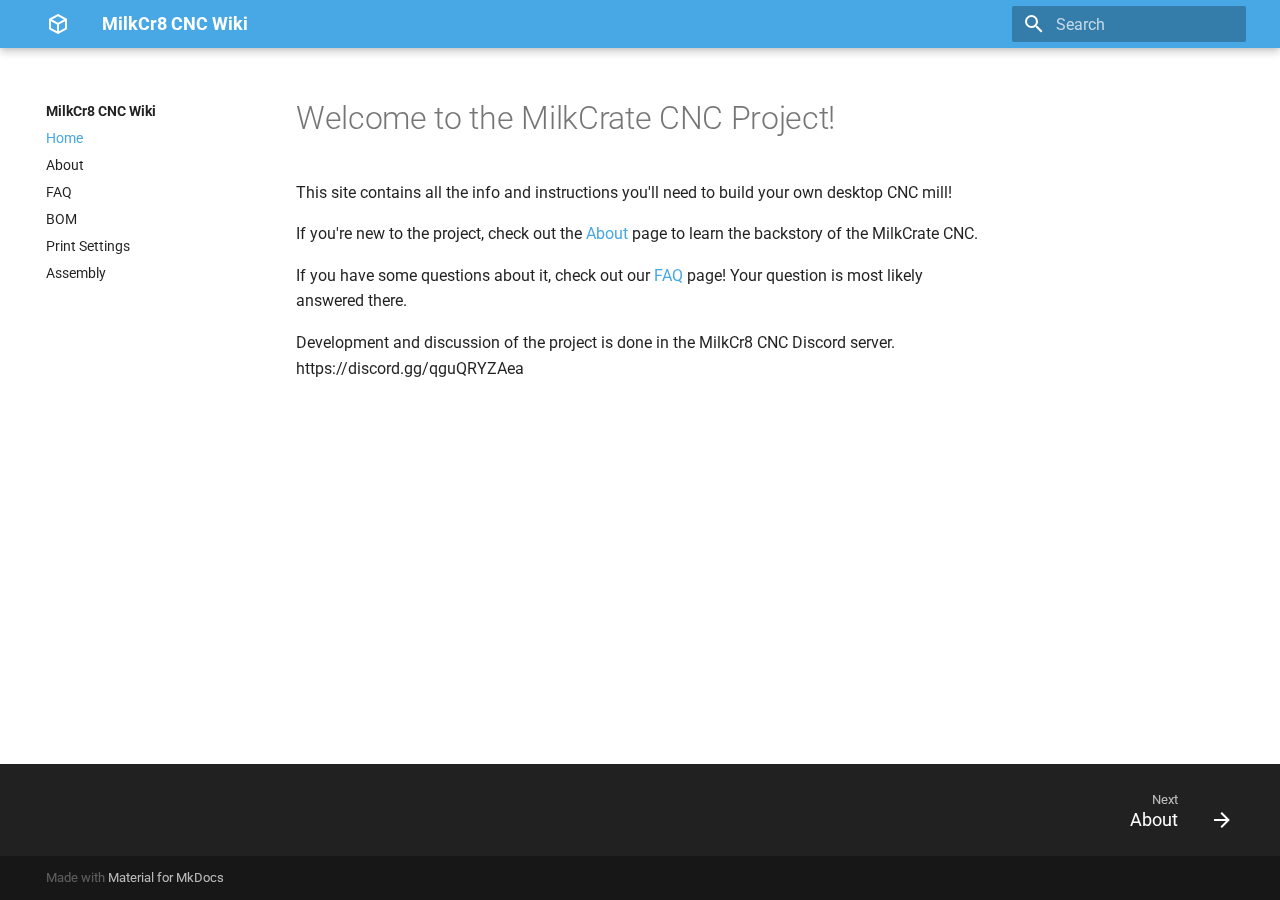
<file: index.html>
<!doctype html>
<html lang="en" class="no-js">
  <head>
    
      <meta charset="utf-8">
      <meta name="viewport" content="width=device-width,initial-scale=1">
      
      
      
      <link rel="icon" href="assets/images/favicon.png">
      <meta name="generator" content="mkdocs-1.3.0, mkdocs-material-8.2.13">
    
    
      
        <title>MilkCr8 CNC Wiki</title>
      
    
    
      <link rel="stylesheet" href="assets/stylesheets/main.e411adfe.min.css">
      
        
        <link rel="stylesheet" href="assets/stylesheets/palette.cc9b2e1e.min.css">
        
      
    
    
    
      
        
        
        <link rel="preconnect" href="https://fonts.gstatic.com" crossorigin>
        <link rel="stylesheet" href="https://fonts.googleapis.com/css?family=Roboto:300,300i,400,400i,700,700i%7CRoboto+Mono:400,400i,700,700i&display=fallback">
        <style>:root{--md-text-font:"Roboto";--md-code-font:"Roboto Mono"}</style>
      
    
    
      <link rel="stylesheet" href="stylesheets/extra.css">
    
    <script>__md_scope=new URL(".",location),__md_get=(e,_=localStorage,t=__md_scope)=>JSON.parse(_.getItem(t.pathname+"."+e)),__md_set=(e,_,t=localStorage,a=__md_scope)=>{try{t.setItem(a.pathname+"."+e,JSON.stringify(_))}catch(e){}}</script>
    
      

    
    
  </head>
  
  
    
    
    
    
    
    <body dir="ltr" data-md-color-scheme="milk-cr8" data-md-color-primary="" data-md-color-accent="">
  
    
    
    <input class="md-toggle" data-md-toggle="drawer" type="checkbox" id="__drawer" autocomplete="off">
    <input class="md-toggle" data-md-toggle="search" type="checkbox" id="__search" autocomplete="off">
    <label class="md-overlay" for="__drawer"></label>
    <div data-md-component="skip">
      
        
        <a href="#welcome-to-the-milkcrate-cnc-project" class="md-skip">
          Skip to content
        </a>
      
    </div>
    <div data-md-component="announce">
      
    </div>
    
    
      

<header class="md-header" data-md-component="header">
  <nav class="md-header__inner md-grid" aria-label="Header">
    <a href="." title="MilkCr8 CNC Wiki" class="md-header__button md-logo" aria-label="MilkCr8 CNC Wiki" data-md-component="logo">
      
  
  <svg xmlns="http://www.w3.org/2000/svg" viewBox="0 0 24 24"><path d="M21 16.5c0 .38-.21.71-.53.88l-7.9 4.44c-.16.12-.36.18-.57.18-.21 0-.41-.06-.57-.18l-7.9-4.44A.991.991 0 0 1 3 16.5v-9c0-.38.21-.71.53-.88l7.9-4.44c.16-.12.36-.18.57-.18.21 0 .41.06.57.18l7.9 4.44c.32.17.53.5.53.88v9M12 4.15 6.04 7.5 12 10.85l5.96-3.35L12 4.15M5 15.91l6 3.38v-6.71L5 9.21v6.7m14 0v-6.7l-6 3.37v6.71l6-3.38Z"/></svg>

    </a>
    <label class="md-header__button md-icon" for="__drawer">
      <svg xmlns="http://www.w3.org/2000/svg" viewBox="0 0 24 24"><path d="M3 6h18v2H3V6m0 5h18v2H3v-2m0 5h18v2H3v-2Z"/></svg>
    </label>
    <div class="md-header__title" data-md-component="header-title">
      <div class="md-header__ellipsis">
        <div class="md-header__topic">
          <span class="md-ellipsis">
            MilkCr8 CNC Wiki
          </span>
        </div>
        <div class="md-header__topic" data-md-component="header-topic">
          <span class="md-ellipsis">
            
              Home
            
          </span>
        </div>
      </div>
    </div>
    
    
    
      <label class="md-header__button md-icon" for="__search">
        <svg xmlns="http://www.w3.org/2000/svg" viewBox="0 0 24 24"><path d="M9.5 3A6.5 6.5 0 0 1 16 9.5c0 1.61-.59 3.09-1.56 4.23l.27.27h.79l5 5-1.5 1.5-5-5v-.79l-.27-.27A6.516 6.516 0 0 1 9.5 16 6.5 6.5 0 0 1 3 9.5 6.5 6.5 0 0 1 9.5 3m0 2C7 5 5 7 5 9.5S7 14 9.5 14 14 12 14 9.5 12 5 9.5 5Z"/></svg>
      </label>
      <div class="md-search" data-md-component="search" role="dialog">
  <label class="md-search__overlay" for="__search"></label>
  <div class="md-search__inner" role="search">
    <form class="md-search__form" name="search">
      <input type="text" class="md-search__input" name="query" aria-label="Search" placeholder="Search" autocapitalize="off" autocorrect="off" autocomplete="off" spellcheck="false" data-md-component="search-query" required>
      <label class="md-search__icon md-icon" for="__search">
        <svg xmlns="http://www.w3.org/2000/svg" viewBox="0 0 24 24"><path d="M9.5 3A6.5 6.5 0 0 1 16 9.5c0 1.61-.59 3.09-1.56 4.23l.27.27h.79l5 5-1.5 1.5-5-5v-.79l-.27-.27A6.516 6.516 0 0 1 9.5 16 6.5 6.5 0 0 1 3 9.5 6.5 6.5 0 0 1 9.5 3m0 2C7 5 5 7 5 9.5S7 14 9.5 14 14 12 14 9.5 12 5 9.5 5Z"/></svg>
        <svg xmlns="http://www.w3.org/2000/svg" viewBox="0 0 24 24"><path d="M20 11v2H8l5.5 5.5-1.42 1.42L4.16 12l7.92-7.92L13.5 5.5 8 11h12Z"/></svg>
      </label>
      <nav class="md-search__options" aria-label="Search">
        
        <button type="reset" class="md-search__icon md-icon" aria-label="Clear" tabindex="-1">
          <svg xmlns="http://www.w3.org/2000/svg" viewBox="0 0 24 24"><path d="M19 6.41 17.59 5 12 10.59 6.41 5 5 6.41 10.59 12 5 17.59 6.41 19 12 13.41 17.59 19 19 17.59 13.41 12 19 6.41Z"/></svg>
        </button>
      </nav>
      
    </form>
    <div class="md-search__output">
      <div class="md-search__scrollwrap" data-md-scrollfix>
        <div class="md-search-result" data-md-component="search-result">
          <div class="md-search-result__meta">
            Initializing search
          </div>
          <ol class="md-search-result__list"></ol>
        </div>
      </div>
    </div>
  </div>
</div>
    
    
  </nav>
  
</header>
    
    <div class="md-container" data-md-component="container">
      
      
        
          
        
      
      <main class="md-main" data-md-component="main">
        <div class="md-main__inner md-grid">
          
            
              
              <div class="md-sidebar md-sidebar--primary" data-md-component="sidebar" data-md-type="navigation" >
                <div class="md-sidebar__scrollwrap">
                  <div class="md-sidebar__inner">
                    


<nav class="md-nav md-nav--primary" aria-label="Navigation" data-md-level="0">
  <label class="md-nav__title" for="__drawer">
    <a href="." title="MilkCr8 CNC Wiki" class="md-nav__button md-logo" aria-label="MilkCr8 CNC Wiki" data-md-component="logo">
      
  
  <svg xmlns="http://www.w3.org/2000/svg" viewBox="0 0 24 24"><path d="M21 16.5c0 .38-.21.71-.53.88l-7.9 4.44c-.16.12-.36.18-.57.18-.21 0-.41-.06-.57-.18l-7.9-4.44A.991.991 0 0 1 3 16.5v-9c0-.38.21-.71.53-.88l7.9-4.44c.16-.12.36-.18.57-.18.21 0 .41.06.57.18l7.9 4.44c.32.17.53.5.53.88v9M12 4.15 6.04 7.5 12 10.85l5.96-3.35L12 4.15M5 15.91l6 3.38v-6.71L5 9.21v6.7m14 0v-6.7l-6 3.37v6.71l6-3.38Z"/></svg>

    </a>
    MilkCr8 CNC Wiki
  </label>
  
  <ul class="md-nav__list" data-md-scrollfix>
    
      
      
      

  
  
    
  
  
    <li class="md-nav__item md-nav__item--active">
      
      <input class="md-nav__toggle md-toggle" data-md-toggle="toc" type="checkbox" id="__toc">
      
      
        
      
      
      <a href="." class="md-nav__link md-nav__link--active">
        Home
      </a>
      
    </li>
  

    
      
      
      

  
  
  
    <li class="md-nav__item">
      <a href="about/" class="md-nav__link">
        About
      </a>
    </li>
  

    
      
      
      

  
  
  
    <li class="md-nav__item">
      <a href="faq/" class="md-nav__link">
        FAQ
      </a>
    </li>
  

    
      
      
      

  
  
  
    <li class="md-nav__item">
      <a href="bom/" class="md-nav__link">
        BOM
      </a>
    </li>
  

    
      
      
      

  
  
  
    <li class="md-nav__item">
      <a href="printing/" class="md-nav__link">
        Print Settings
      </a>
    </li>
  

    
      
      
      

  
  
  
    <li class="md-nav__item">
      <a href="assembly/" class="md-nav__link">
        Assembly
      </a>
    </li>
  

    
  </ul>
</nav>
                  </div>
                </div>
              </div>
            
            
              
              <div class="md-sidebar md-sidebar--secondary" data-md-component="sidebar" data-md-type="toc" >
                <div class="md-sidebar__scrollwrap">
                  <div class="md-sidebar__inner">
                    

<nav class="md-nav md-nav--secondary" aria-label="Table of contents">
  
  
  
    
  
  
</nav>
                  </div>
                </div>
              </div>
            
          
          <div class="md-content" data-md-component="content">
            <article class="md-content__inner md-typeset">
              
                


<h1 id="welcome-to-the-milkcrate-cnc-project">Welcome to the MilkCrate CNC Project!</h1>
<p>This site contains all the info and instructions you'll need to build your own desktop CNC mill!</p>
<p>If you're new to the project, check out the <a href="about/">About</a> page to learn the backstory of the MilkCrate CNC.</p>
<p>If you have some questions about it, check out our <a href="faq/">FAQ</a> page! Your question is most likely answered there.</p>
<p>Development and discussion of the project is done in the MilkCr8 CNC Discord server. https://discord.gg/qguQRYZAea</p>

              
            </article>
          </div>
        </div>
        
      </main>
      
        <footer class="md-footer">
  
    <nav class="md-footer__inner md-grid" aria-label="Footer">
      
      
        
        <a href="about/" class="md-footer__link md-footer__link--next" aria-label="Next: About" rel="next">
          <div class="md-footer__title">
            <div class="md-ellipsis">
              <span class="md-footer__direction">
                Next
              </span>
              About
            </div>
          </div>
          <div class="md-footer__button md-icon">
            <svg xmlns="http://www.w3.org/2000/svg" viewBox="0 0 24 24"><path d="M4 11v2h12l-5.5 5.5 1.42 1.42L19.84 12l-7.92-7.92L10.5 5.5 16 11H4Z"/></svg>
          </div>
        </a>
      
    </nav>
  
  <div class="md-footer-meta md-typeset">
    <div class="md-footer-meta__inner md-grid">
      <div class="md-copyright">
  
  
    Made with
    <a href="https://squidfunk.github.io/mkdocs-material/" target="_blank" rel="noopener">
      Material for MkDocs
    </a>
  
</div>
      
    </div>
  </div>
</footer>
      
    </div>
    <div class="md-dialog" data-md-component="dialog">
      <div class="md-dialog__inner md-typeset"></div>
    </div>
    <script id="__config" type="application/json">{"base": ".", "features": [], "search": "assets/javascripts/workers/search.2a1c317c.min.js", "translations": {"clipboard.copied": "Copied to clipboard", "clipboard.copy": "Copy to clipboard", "search.config.lang": "en", "search.config.pipeline": "trimmer, stopWordFilter", "search.config.separator": "[\\s\\-]+", "search.placeholder": "Search", "search.result.more.one": "1 more on this page", "search.result.more.other": "# more on this page", "search.result.none": "No matching documents", "search.result.one": "1 matching document", "search.result.other": "# matching documents", "search.result.placeholder": "Type to start searching", "search.result.term.missing": "Missing", "select.version.title": "Select version"}}</script>
    
    
      <script src="assets/javascripts/bundle.ed9748b7.min.js"></script>
      
    
  </body>
</html>
</file>
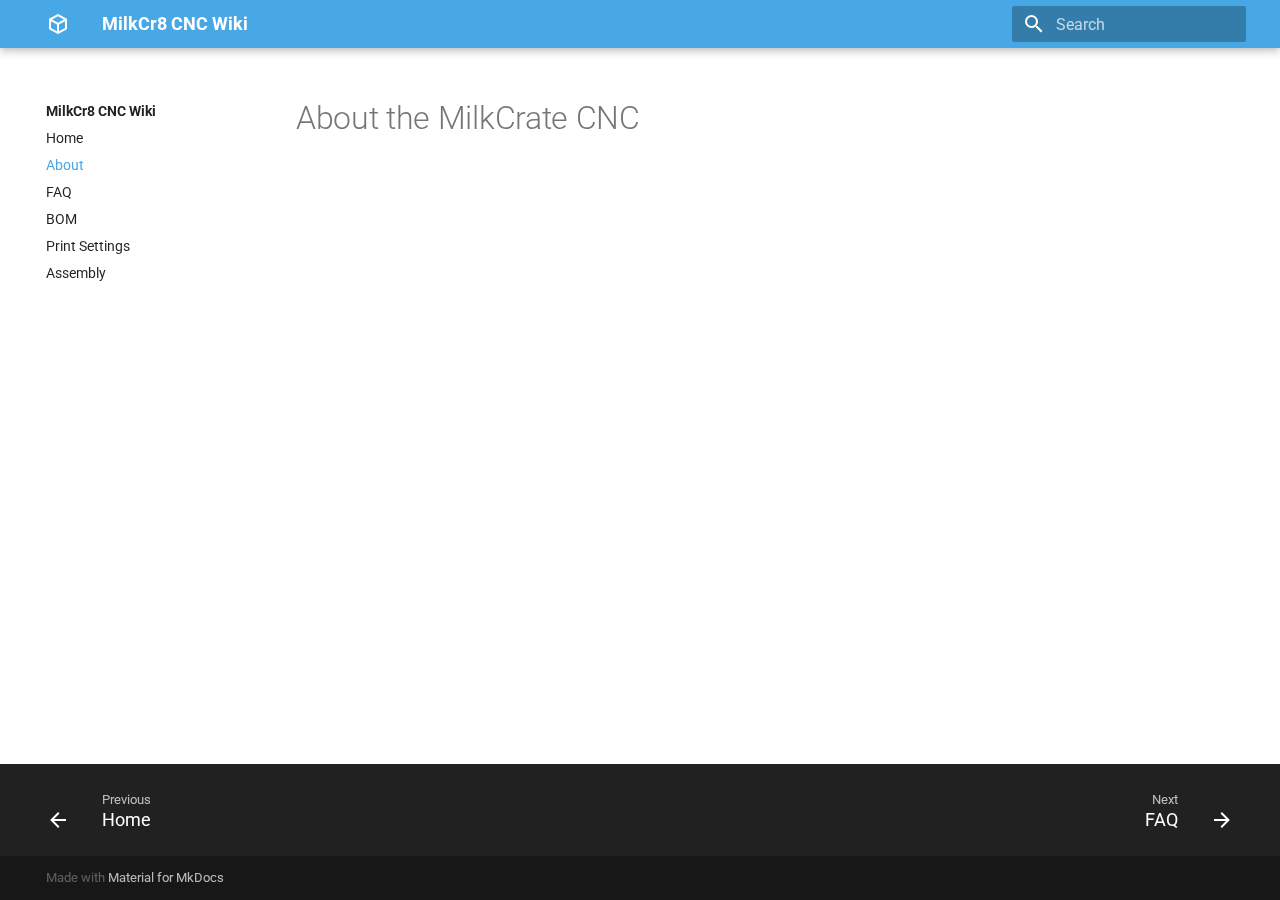
<file: about/index.html>
<!doctype html>
<html lang="en" class="no-js">
  <head>
    
      <meta charset="utf-8">
      <meta name="viewport" content="width=device-width,initial-scale=1">
      
      
      
      <link rel="icon" href="../assets/images/favicon.png">
      <meta name="generator" content="mkdocs-1.3.0, mkdocs-material-8.2.13">
    
    
      
        <title>About - MilkCr8 CNC Wiki</title>
      
    
    
      <link rel="stylesheet" href="../assets/stylesheets/main.e411adfe.min.css">
      
        
        <link rel="stylesheet" href="../assets/stylesheets/palette.cc9b2e1e.min.css">
        
      
    
    
    
      
        
        
        <link rel="preconnect" href="https://fonts.gstatic.com" crossorigin>
        <link rel="stylesheet" href="https://fonts.googleapis.com/css?family=Roboto:300,300i,400,400i,700,700i%7CRoboto+Mono:400,400i,700,700i&display=fallback">
        <style>:root{--md-text-font:"Roboto";--md-code-font:"Roboto Mono"}</style>
      
    
    
      <link rel="stylesheet" href="../stylesheets/extra.css">
    
    <script>__md_scope=new URL("..",location),__md_get=(e,_=localStorage,t=__md_scope)=>JSON.parse(_.getItem(t.pathname+"."+e)),__md_set=(e,_,t=localStorage,a=__md_scope)=>{try{t.setItem(a.pathname+"."+e,JSON.stringify(_))}catch(e){}}</script>
    
      

    
    
  </head>
  
  
    
    
    
    
    
    <body dir="ltr" data-md-color-scheme="milk-cr8" data-md-color-primary="" data-md-color-accent="">
  
    
    
    <input class="md-toggle" data-md-toggle="drawer" type="checkbox" id="__drawer" autocomplete="off">
    <input class="md-toggle" data-md-toggle="search" type="checkbox" id="__search" autocomplete="off">
    <label class="md-overlay" for="__drawer"></label>
    <div data-md-component="skip">
      
        
        <a href="#about-the-milkcrate-cnc" class="md-skip">
          Skip to content
        </a>
      
    </div>
    <div data-md-component="announce">
      
    </div>
    
    
      

<header class="md-header" data-md-component="header">
  <nav class="md-header__inner md-grid" aria-label="Header">
    <a href=".." title="MilkCr8 CNC Wiki" class="md-header__button md-logo" aria-label="MilkCr8 CNC Wiki" data-md-component="logo">
      
  
  <svg xmlns="http://www.w3.org/2000/svg" viewBox="0 0 24 24"><path d="M21 16.5c0 .38-.21.71-.53.88l-7.9 4.44c-.16.12-.36.18-.57.18-.21 0-.41-.06-.57-.18l-7.9-4.44A.991.991 0 0 1 3 16.5v-9c0-.38.21-.71.53-.88l7.9-4.44c.16-.12.36-.18.57-.18.21 0 .41.06.57.18l7.9 4.44c.32.17.53.5.53.88v9M12 4.15 6.04 7.5 12 10.85l5.96-3.35L12 4.15M5 15.91l6 3.38v-6.71L5 9.21v6.7m14 0v-6.7l-6 3.37v6.71l6-3.38Z"/></svg>

    </a>
    <label class="md-header__button md-icon" for="__drawer">
      <svg xmlns="http://www.w3.org/2000/svg" viewBox="0 0 24 24"><path d="M3 6h18v2H3V6m0 5h18v2H3v-2m0 5h18v2H3v-2Z"/></svg>
    </label>
    <div class="md-header__title" data-md-component="header-title">
      <div class="md-header__ellipsis">
        <div class="md-header__topic">
          <span class="md-ellipsis">
            MilkCr8 CNC Wiki
          </span>
        </div>
        <div class="md-header__topic" data-md-component="header-topic">
          <span class="md-ellipsis">
            
              About
            
          </span>
        </div>
      </div>
    </div>
    
    
    
      <label class="md-header__button md-icon" for="__search">
        <svg xmlns="http://www.w3.org/2000/svg" viewBox="0 0 24 24"><path d="M9.5 3A6.5 6.5 0 0 1 16 9.5c0 1.61-.59 3.09-1.56 4.23l.27.27h.79l5 5-1.5 1.5-5-5v-.79l-.27-.27A6.516 6.516 0 0 1 9.5 16 6.5 6.5 0 0 1 3 9.5 6.5 6.5 0 0 1 9.5 3m0 2C7 5 5 7 5 9.5S7 14 9.5 14 14 12 14 9.5 12 5 9.5 5Z"/></svg>
      </label>
      <div class="md-search" data-md-component="search" role="dialog">
  <label class="md-search__overlay" for="__search"></label>
  <div class="md-search__inner" role="search">
    <form class="md-search__form" name="search">
      <input type="text" class="md-search__input" name="query" aria-label="Search" placeholder="Search" autocapitalize="off" autocorrect="off" autocomplete="off" spellcheck="false" data-md-component="search-query" required>
      <label class="md-search__icon md-icon" for="__search">
        <svg xmlns="http://www.w3.org/2000/svg" viewBox="0 0 24 24"><path d="M9.5 3A6.5 6.5 0 0 1 16 9.5c0 1.61-.59 3.09-1.56 4.23l.27.27h.79l5 5-1.5 1.5-5-5v-.79l-.27-.27A6.516 6.516 0 0 1 9.5 16 6.5 6.5 0 0 1 3 9.5 6.5 6.5 0 0 1 9.5 3m0 2C7 5 5 7 5 9.5S7 14 9.5 14 14 12 14 9.5 12 5 9.5 5Z"/></svg>
        <svg xmlns="http://www.w3.org/2000/svg" viewBox="0 0 24 24"><path d="M20 11v2H8l5.5 5.5-1.42 1.42L4.16 12l7.92-7.92L13.5 5.5 8 11h12Z"/></svg>
      </label>
      <nav class="md-search__options" aria-label="Search">
        
        <button type="reset" class="md-search__icon md-icon" aria-label="Clear" tabindex="-1">
          <svg xmlns="http://www.w3.org/2000/svg" viewBox="0 0 24 24"><path d="M19 6.41 17.59 5 12 10.59 6.41 5 5 6.41 10.59 12 5 17.59 6.41 19 12 13.41 17.59 19 19 17.59 13.41 12 19 6.41Z"/></svg>
        </button>
      </nav>
      
    </form>
    <div class="md-search__output">
      <div class="md-search__scrollwrap" data-md-scrollfix>
        <div class="md-search-result" data-md-component="search-result">
          <div class="md-search-result__meta">
            Initializing search
          </div>
          <ol class="md-search-result__list"></ol>
        </div>
      </div>
    </div>
  </div>
</div>
    
    
  </nav>
  
</header>
    
    <div class="md-container" data-md-component="container">
      
      
        
          
        
      
      <main class="md-main" data-md-component="main">
        <div class="md-main__inner md-grid">
          
            
              
              <div class="md-sidebar md-sidebar--primary" data-md-component="sidebar" data-md-type="navigation" >
                <div class="md-sidebar__scrollwrap">
                  <div class="md-sidebar__inner">
                    


<nav class="md-nav md-nav--primary" aria-label="Navigation" data-md-level="0">
  <label class="md-nav__title" for="__drawer">
    <a href=".." title="MilkCr8 CNC Wiki" class="md-nav__button md-logo" aria-label="MilkCr8 CNC Wiki" data-md-component="logo">
      
  
  <svg xmlns="http://www.w3.org/2000/svg" viewBox="0 0 24 24"><path d="M21 16.5c0 .38-.21.71-.53.88l-7.9 4.44c-.16.12-.36.18-.57.18-.21 0-.41-.06-.57-.18l-7.9-4.44A.991.991 0 0 1 3 16.5v-9c0-.38.21-.71.53-.88l7.9-4.44c.16-.12.36-.18.57-.18.21 0 .41.06.57.18l7.9 4.44c.32.17.53.5.53.88v9M12 4.15 6.04 7.5 12 10.85l5.96-3.35L12 4.15M5 15.91l6 3.38v-6.71L5 9.21v6.7m14 0v-6.7l-6 3.37v6.71l6-3.38Z"/></svg>

    </a>
    MilkCr8 CNC Wiki
  </label>
  
  <ul class="md-nav__list" data-md-scrollfix>
    
      
      
      

  
  
  
    <li class="md-nav__item">
      <a href=".." class="md-nav__link">
        Home
      </a>
    </li>
  

    
      
      
      

  
  
    
  
  
    <li class="md-nav__item md-nav__item--active">
      
      <input class="md-nav__toggle md-toggle" data-md-toggle="toc" type="checkbox" id="__toc">
      
      
        
      
      
      <a href="./" class="md-nav__link md-nav__link--active">
        About
      </a>
      
    </li>
  

    
      
      
      

  
  
  
    <li class="md-nav__item">
      <a href="../faq/" class="md-nav__link">
        FAQ
      </a>
    </li>
  

    
      
      
      

  
  
  
    <li class="md-nav__item">
      <a href="../bom/" class="md-nav__link">
        BOM
      </a>
    </li>
  

    
      
      
      

  
  
  
    <li class="md-nav__item">
      <a href="../printing/" class="md-nav__link">
        Print Settings
      </a>
    </li>
  

    
      
      
      

  
  
  
    <li class="md-nav__item">
      <a href="../assembly/" class="md-nav__link">
        Assembly
      </a>
    </li>
  

    
  </ul>
</nav>
                  </div>
                </div>
              </div>
            
            
              
              <div class="md-sidebar md-sidebar--secondary" data-md-component="sidebar" data-md-type="toc" >
                <div class="md-sidebar__scrollwrap">
                  <div class="md-sidebar__inner">
                    

<nav class="md-nav md-nav--secondary" aria-label="Table of contents">
  
  
  
    
  
  
</nav>
                  </div>
                </div>
              </div>
            
          
          <div class="md-content" data-md-component="content">
            <article class="md-content__inner md-typeset">
              
                


<h1 id="about-the-milkcrate-cnc">About the MilkCrate CNC</h1>

              
            </article>
          </div>
        </div>
        
      </main>
      
        <footer class="md-footer">
  
    <nav class="md-footer__inner md-grid" aria-label="Footer">
      
        
        <a href=".." class="md-footer__link md-footer__link--prev" aria-label="Previous: Home" rel="prev">
          <div class="md-footer__button md-icon">
            <svg xmlns="http://www.w3.org/2000/svg" viewBox="0 0 24 24"><path d="M20 11v2H8l5.5 5.5-1.42 1.42L4.16 12l7.92-7.92L13.5 5.5 8 11h12Z"/></svg>
          </div>
          <div class="md-footer__title">
            <div class="md-ellipsis">
              <span class="md-footer__direction">
                Previous
              </span>
              Home
            </div>
          </div>
        </a>
      
      
        
        <a href="../faq/" class="md-footer__link md-footer__link--next" aria-label="Next: FAQ" rel="next">
          <div class="md-footer__title">
            <div class="md-ellipsis">
              <span class="md-footer__direction">
                Next
              </span>
              FAQ
            </div>
          </div>
          <div class="md-footer__button md-icon">
            <svg xmlns="http://www.w3.org/2000/svg" viewBox="0 0 24 24"><path d="M4 11v2h12l-5.5 5.5 1.42 1.42L19.84 12l-7.92-7.92L10.5 5.5 16 11H4Z"/></svg>
          </div>
        </a>
      
    </nav>
  
  <div class="md-footer-meta md-typeset">
    <div class="md-footer-meta__inner md-grid">
      <div class="md-copyright">
  
  
    Made with
    <a href="https://squidfunk.github.io/mkdocs-material/" target="_blank" rel="noopener">
      Material for MkDocs
    </a>
  
</div>
      
    </div>
  </div>
</footer>
      
    </div>
    <div class="md-dialog" data-md-component="dialog">
      <div class="md-dialog__inner md-typeset"></div>
    </div>
    <script id="__config" type="application/json">{"base": "..", "features": [], "search": "../assets/javascripts/workers/search.2a1c317c.min.js", "translations": {"clipboard.copied": "Copied to clipboard", "clipboard.copy": "Copy to clipboard", "search.config.lang": "en", "search.config.pipeline": "trimmer, stopWordFilter", "search.config.separator": "[\\s\\-]+", "search.placeholder": "Search", "search.result.more.one": "1 more on this page", "search.result.more.other": "# more on this page", "search.result.none": "No matching documents", "search.result.one": "1 matching document", "search.result.other": "# matching documents", "search.result.placeholder": "Type to start searching", "search.result.term.missing": "Missing", "select.version.title": "Select version"}}</script>
    
    
      <script src="../assets/javascripts/bundle.ed9748b7.min.js"></script>
      
    
  </body>
</html>
</file>
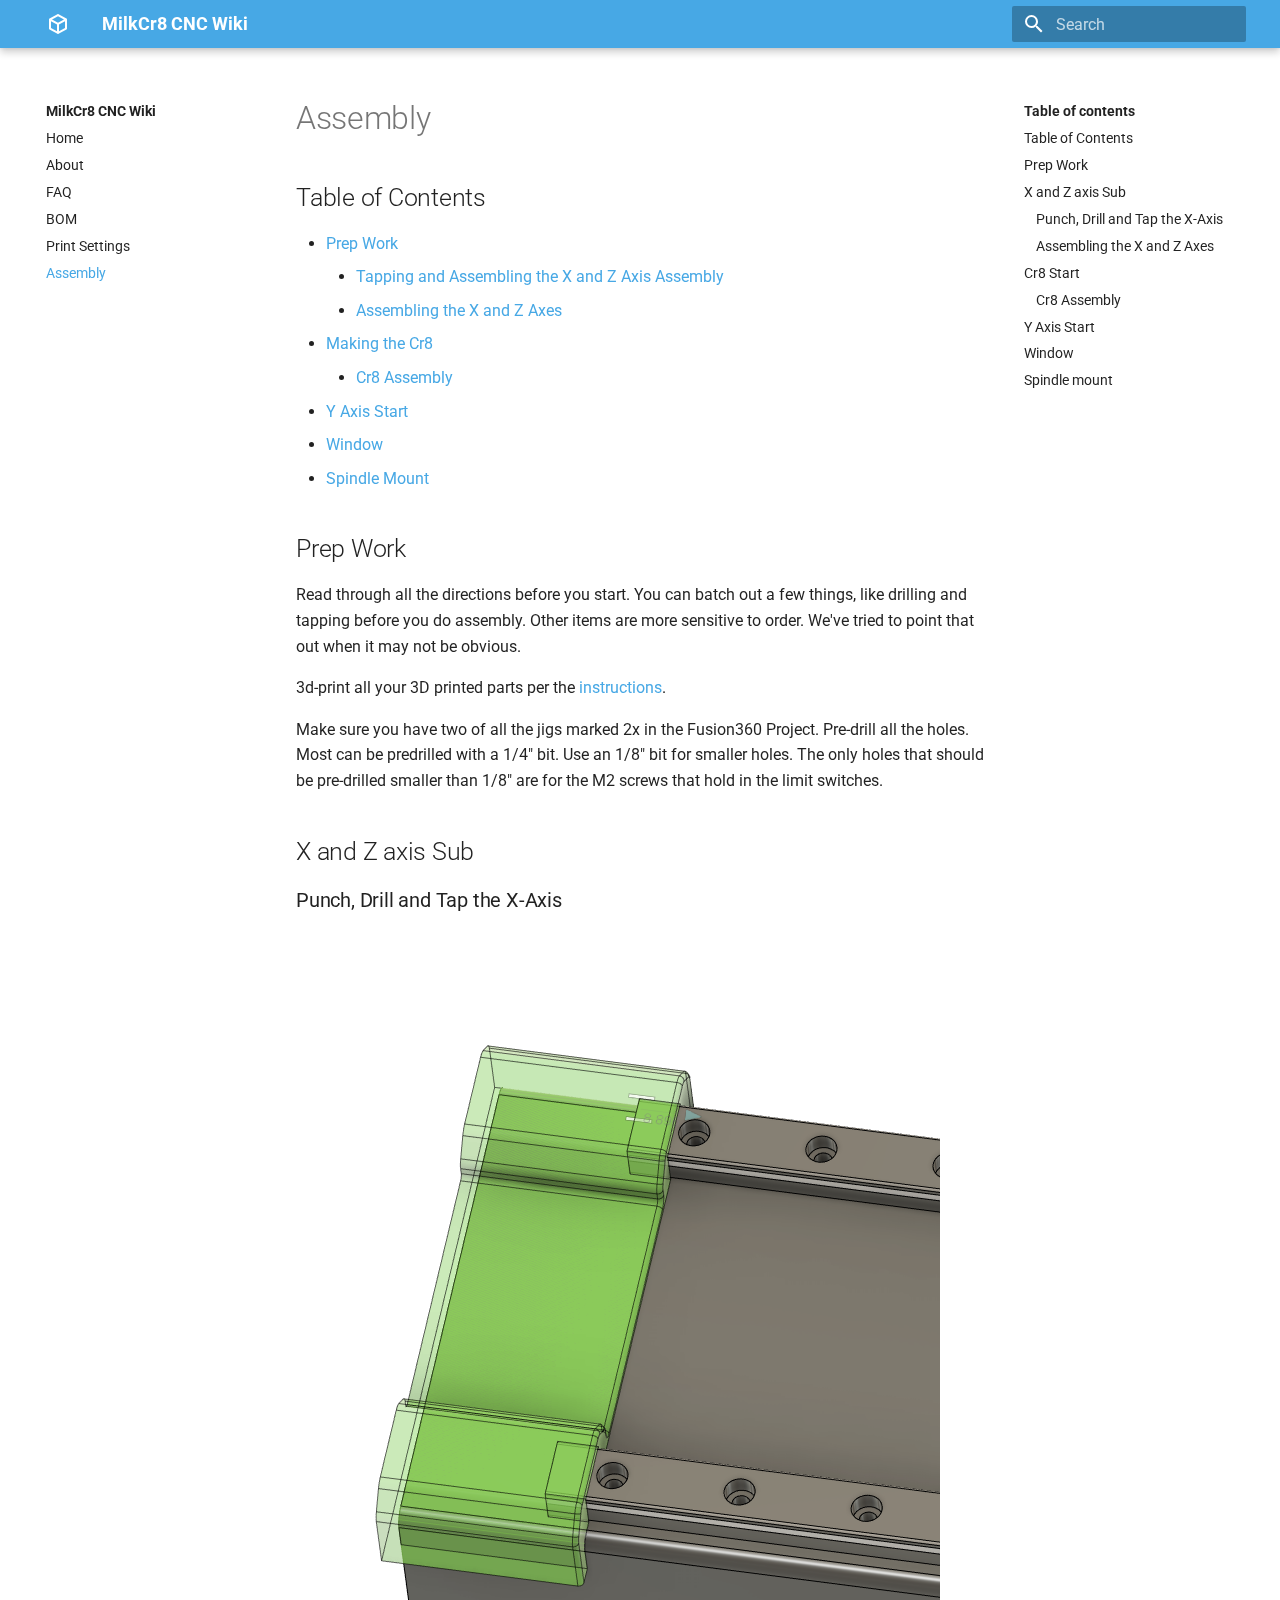
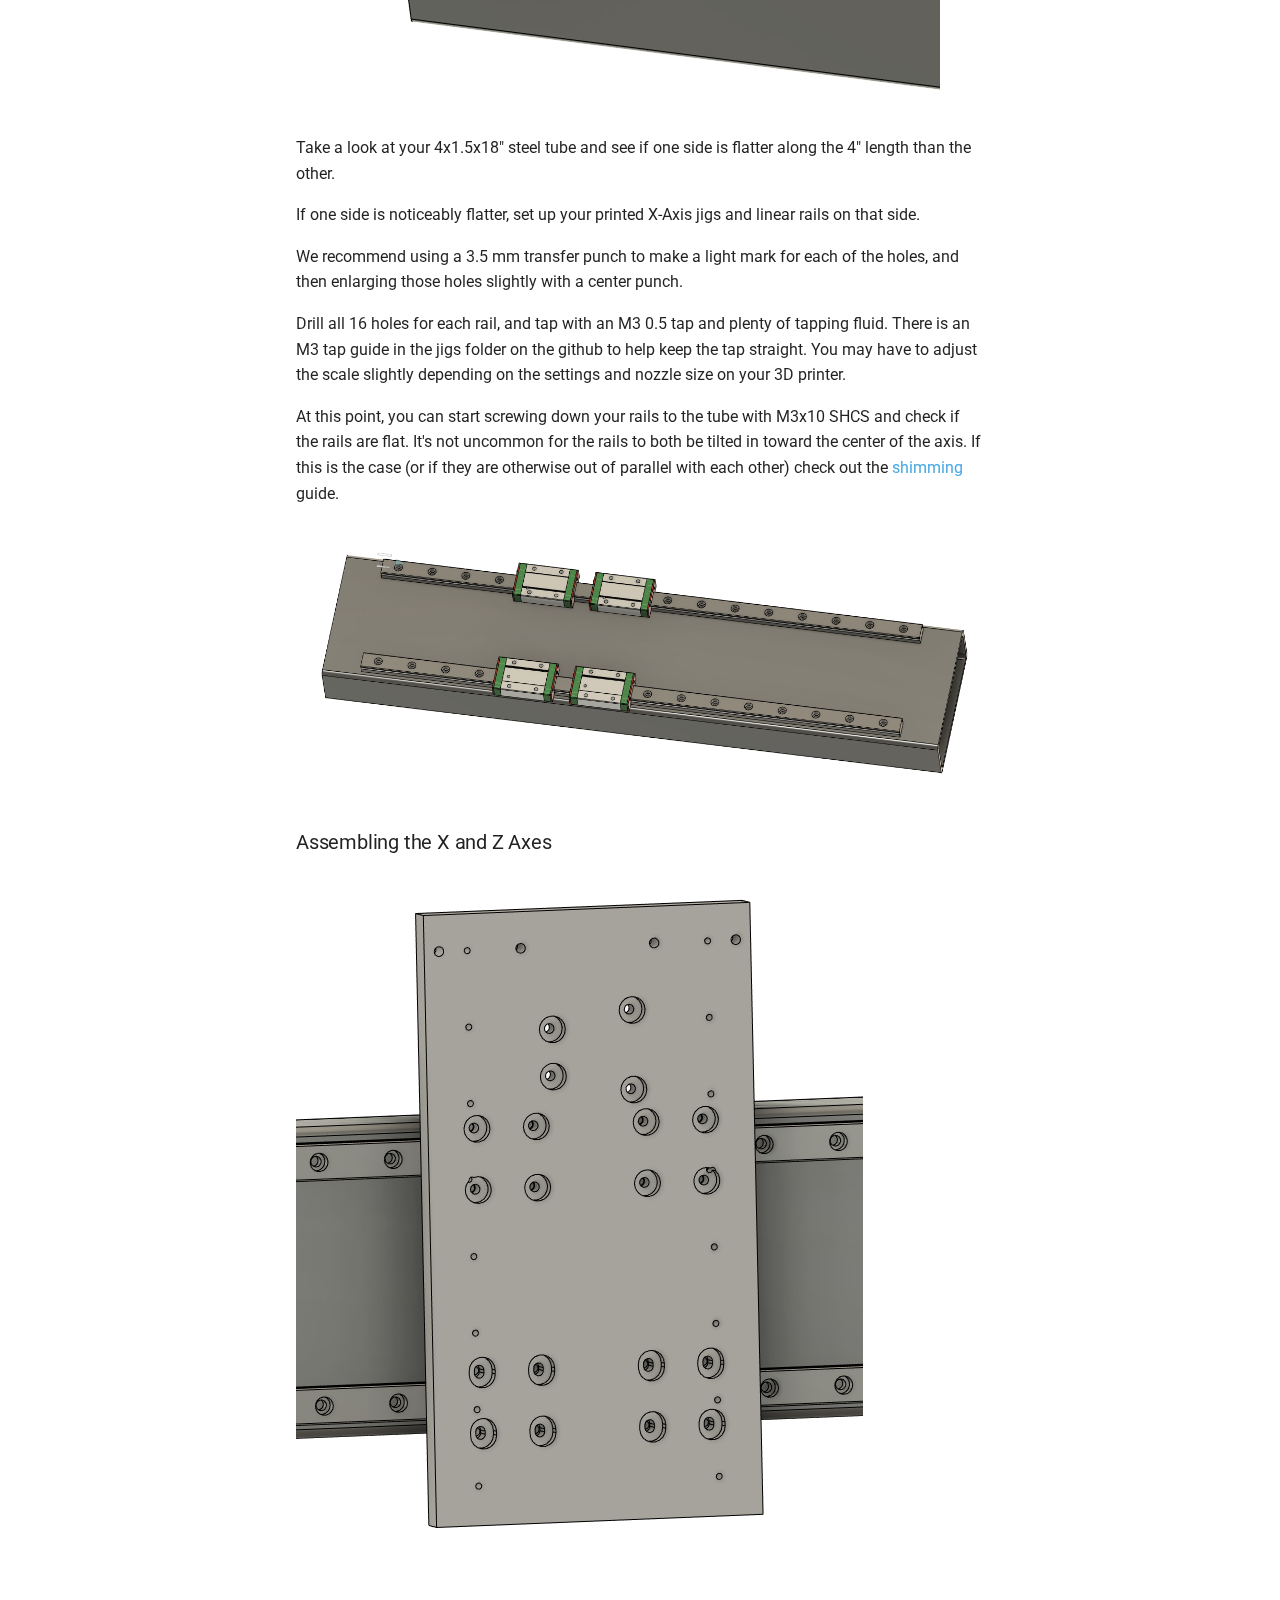
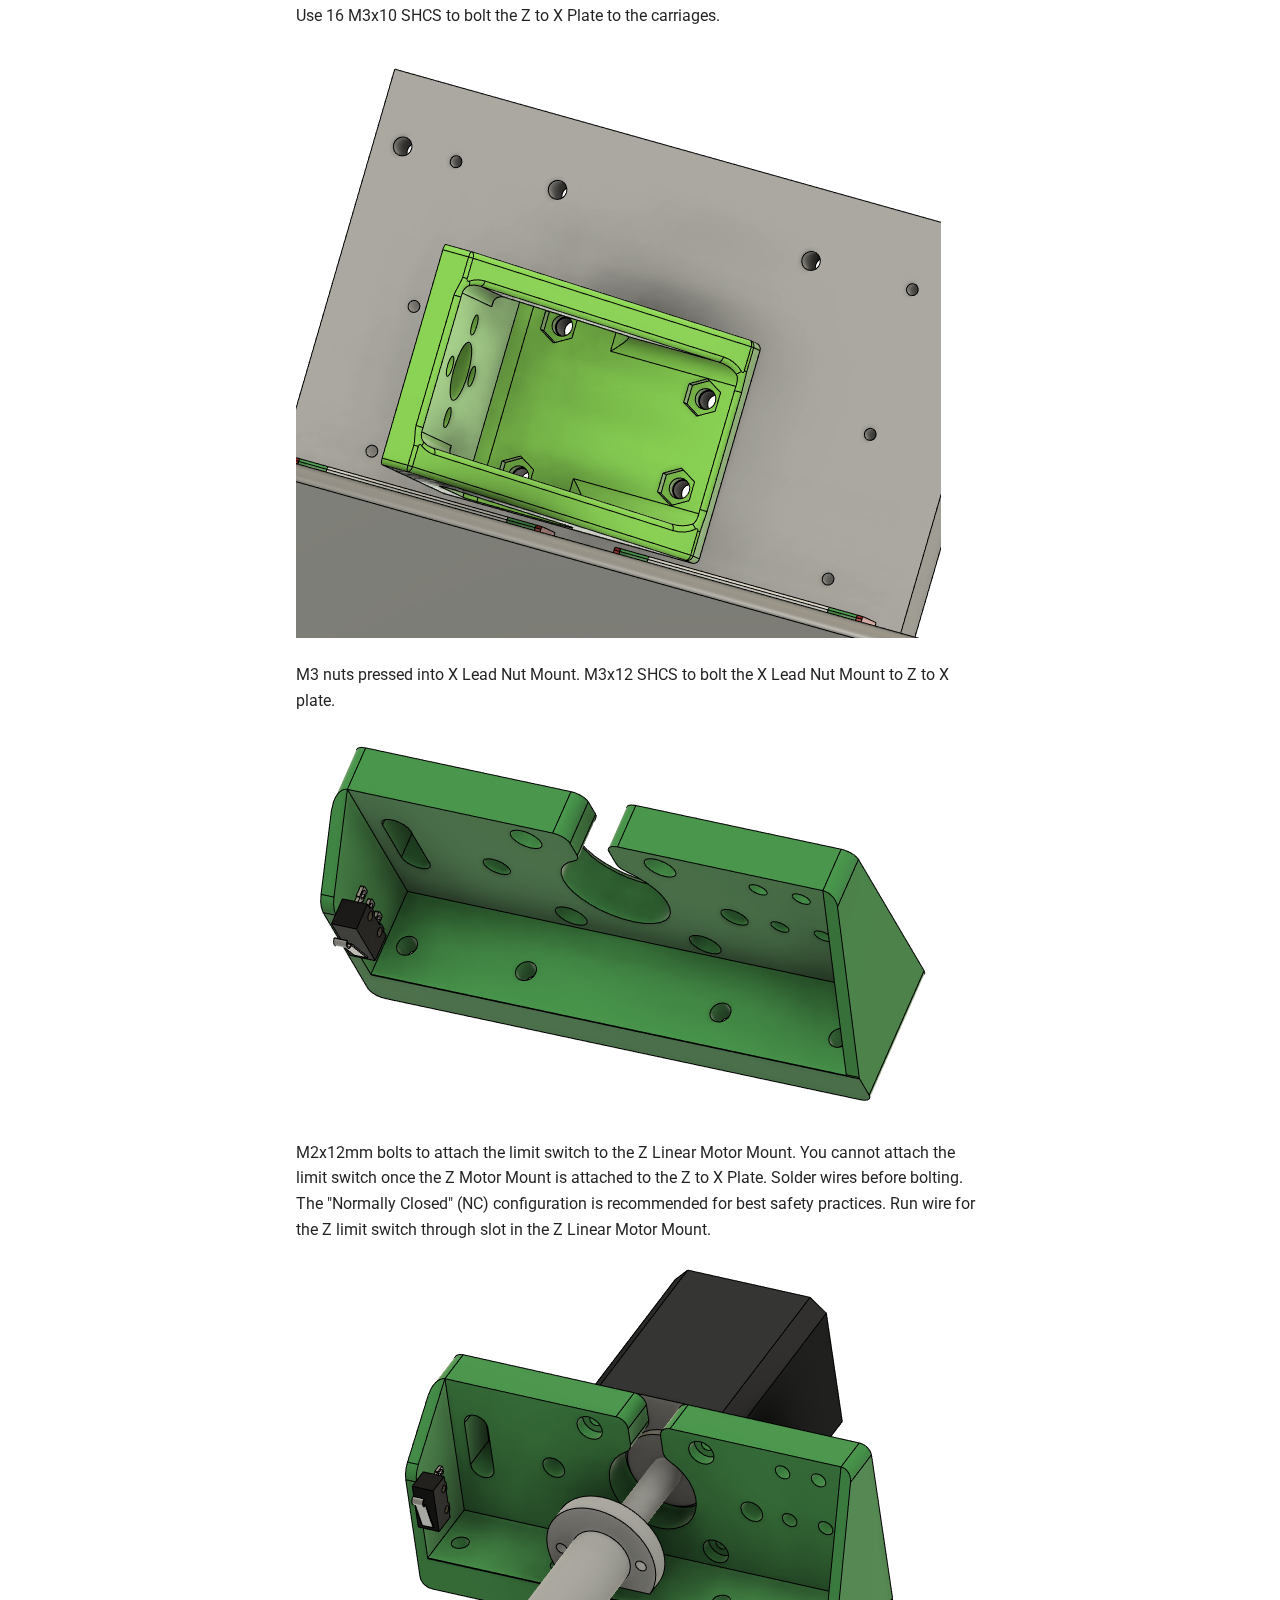
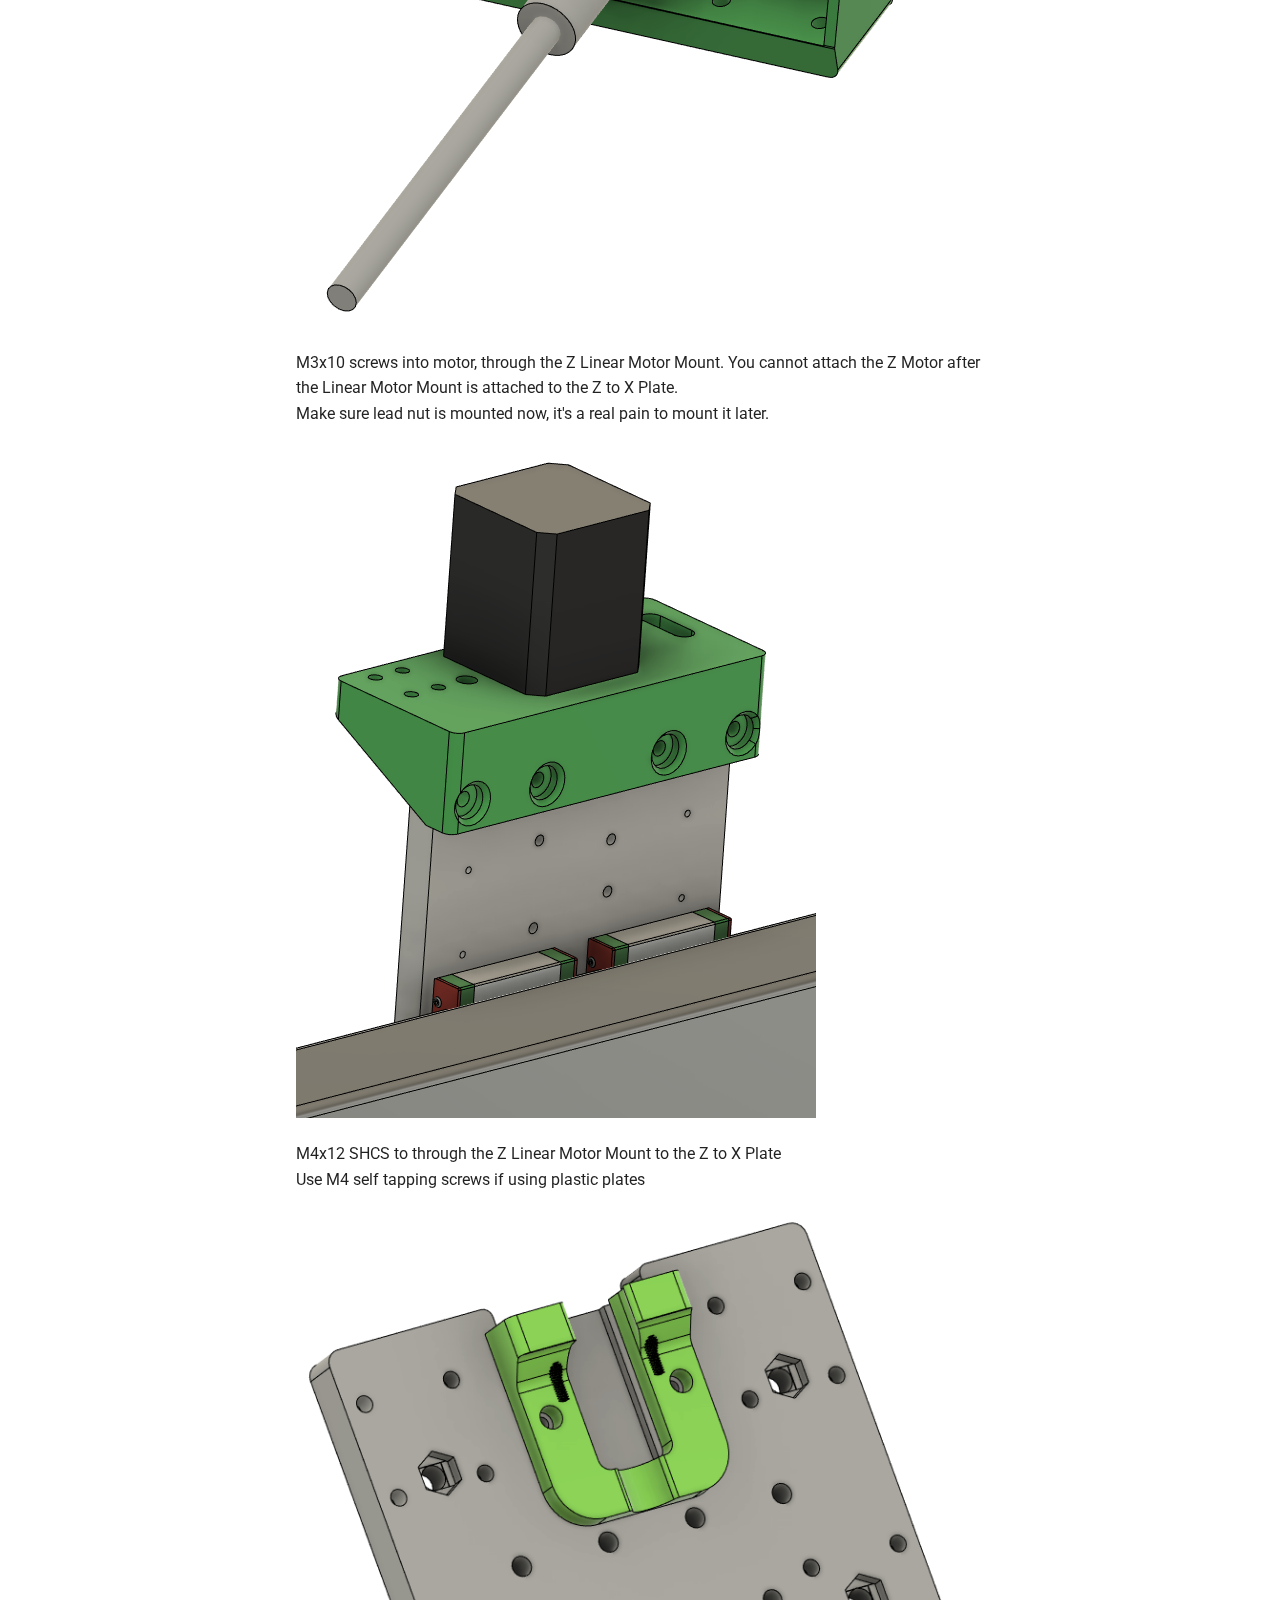
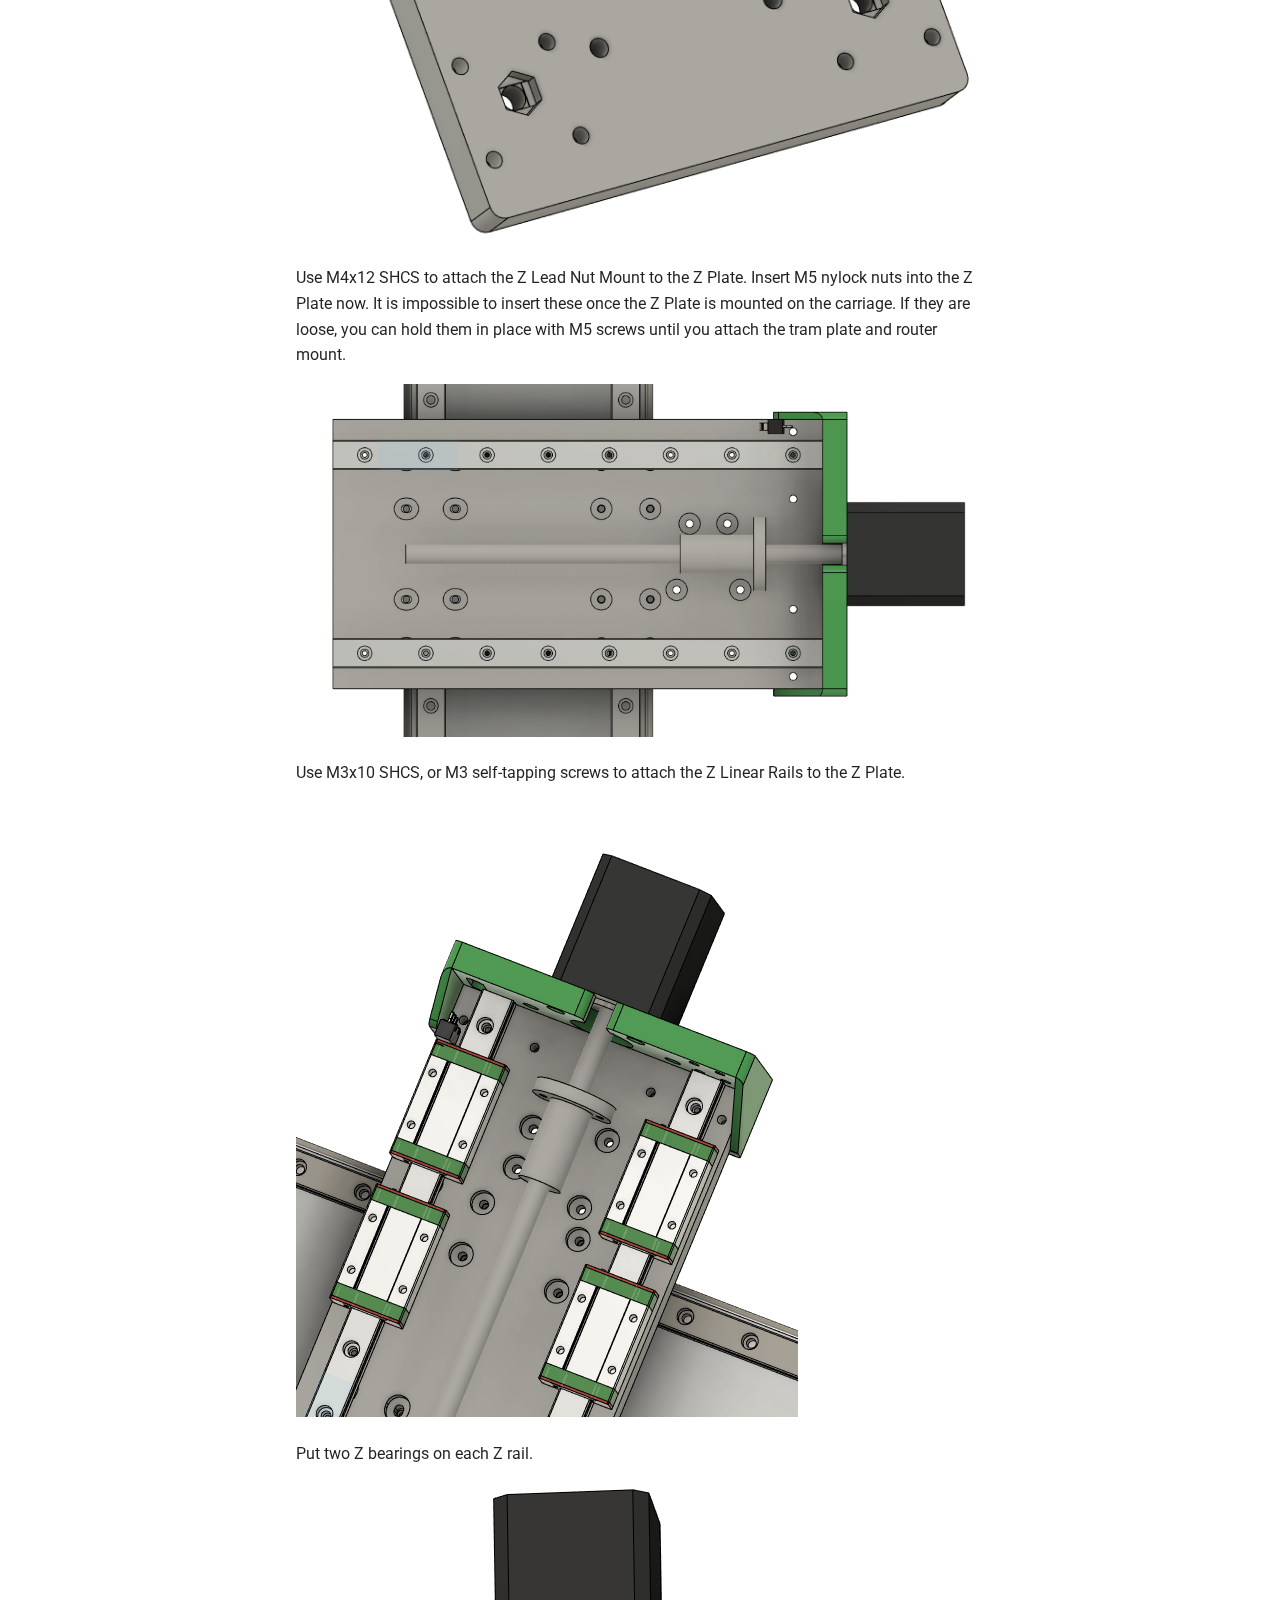
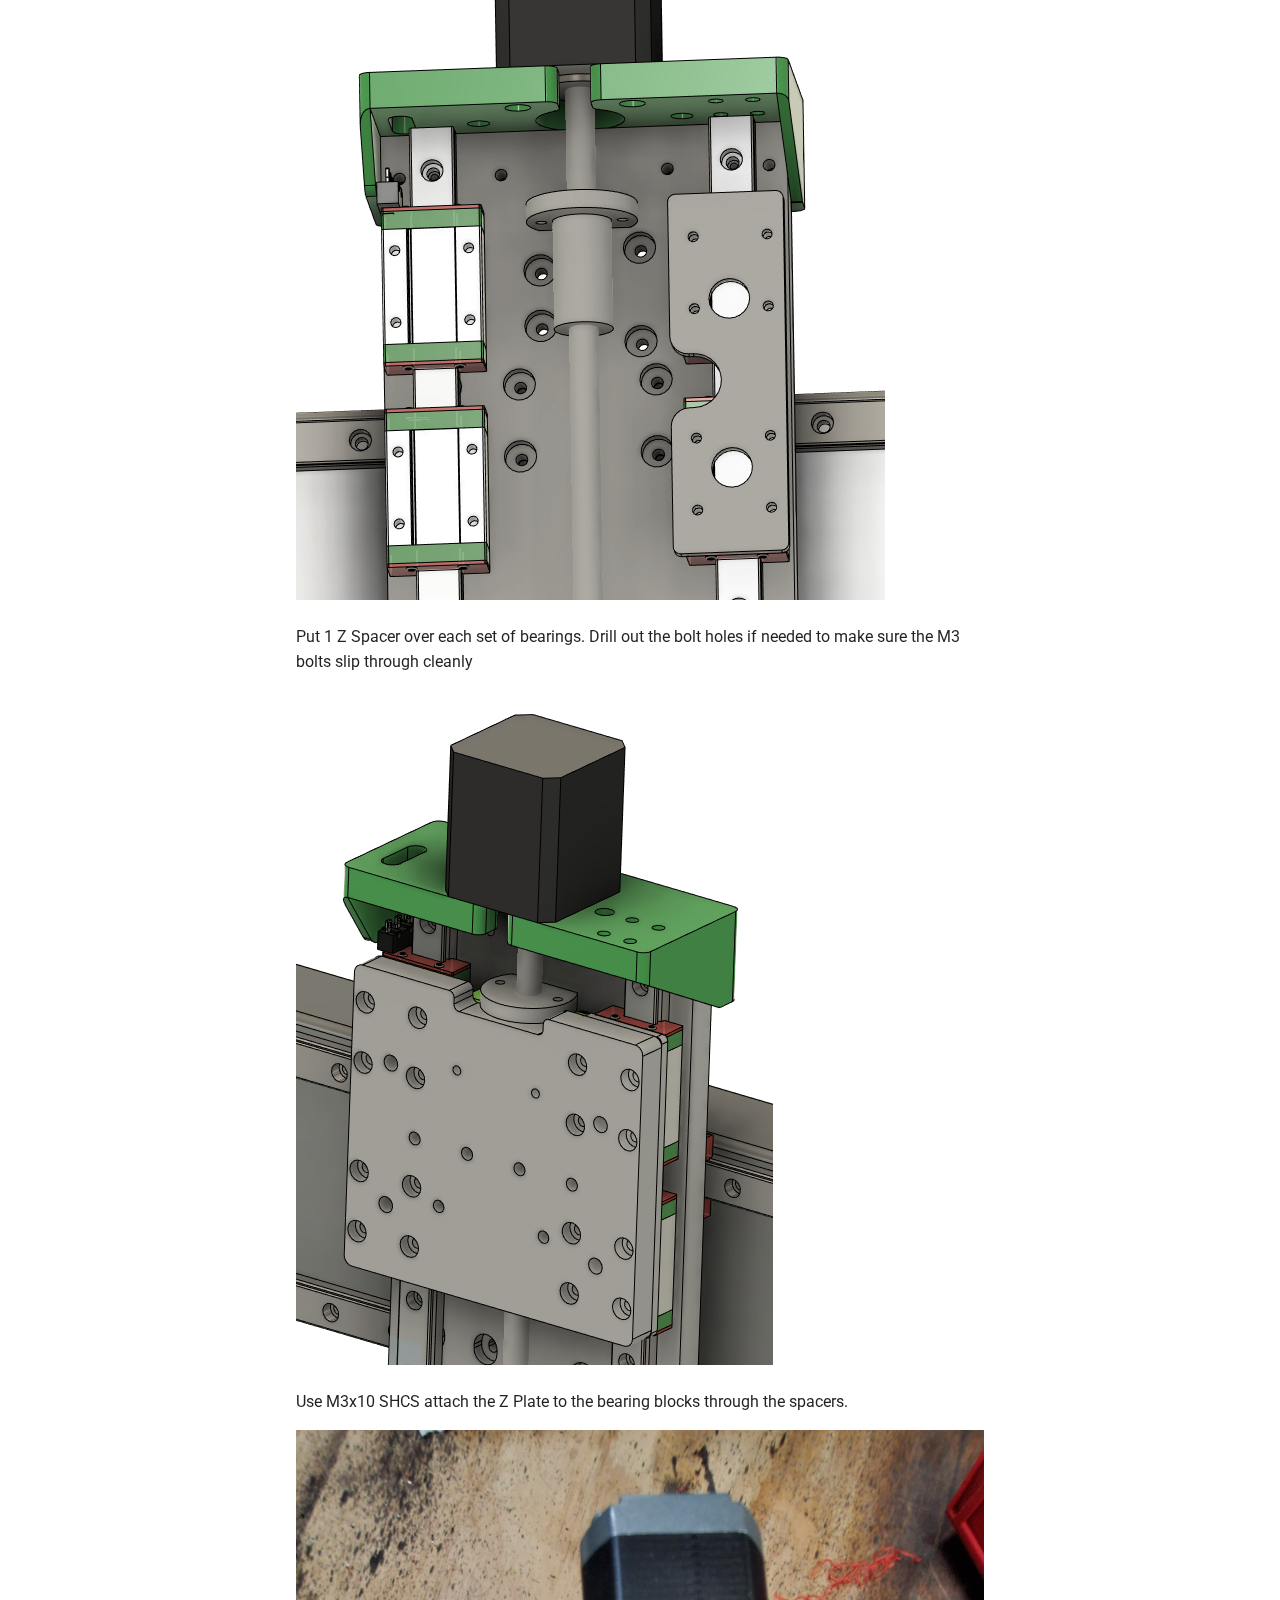
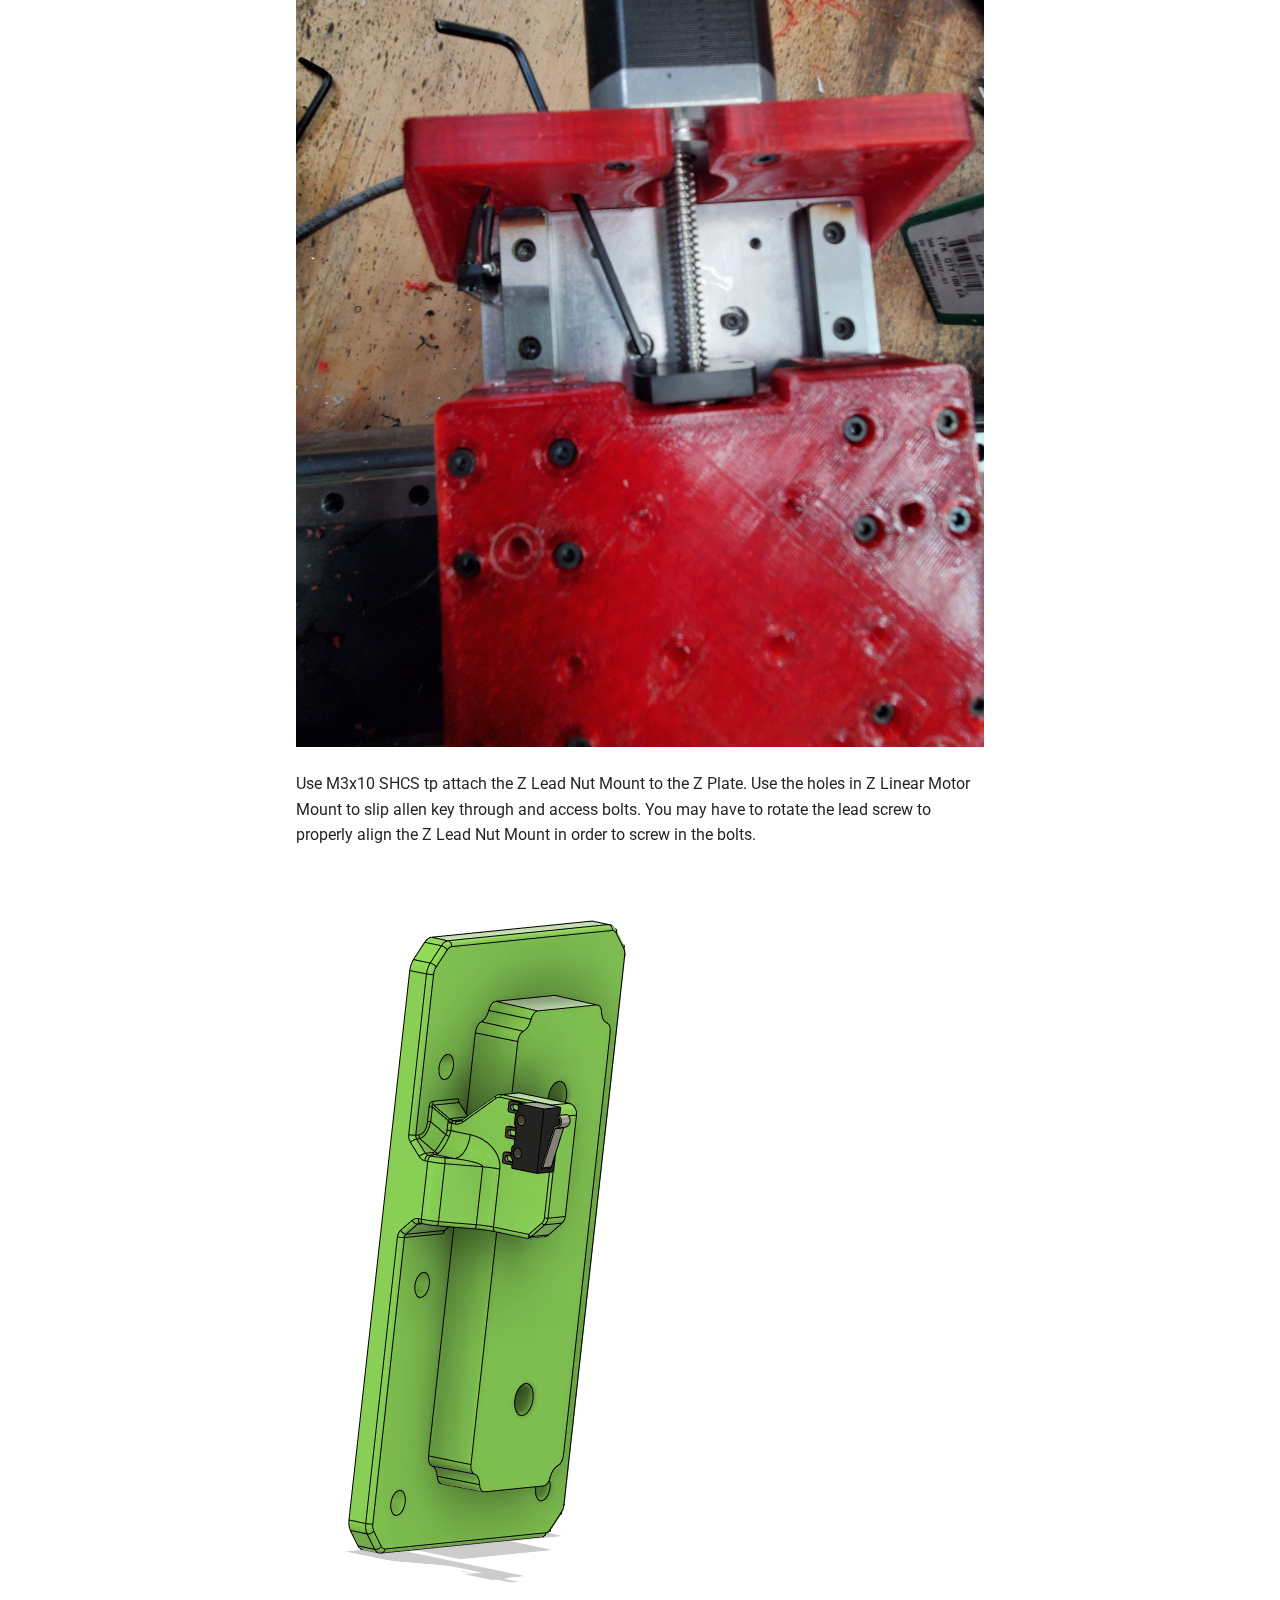
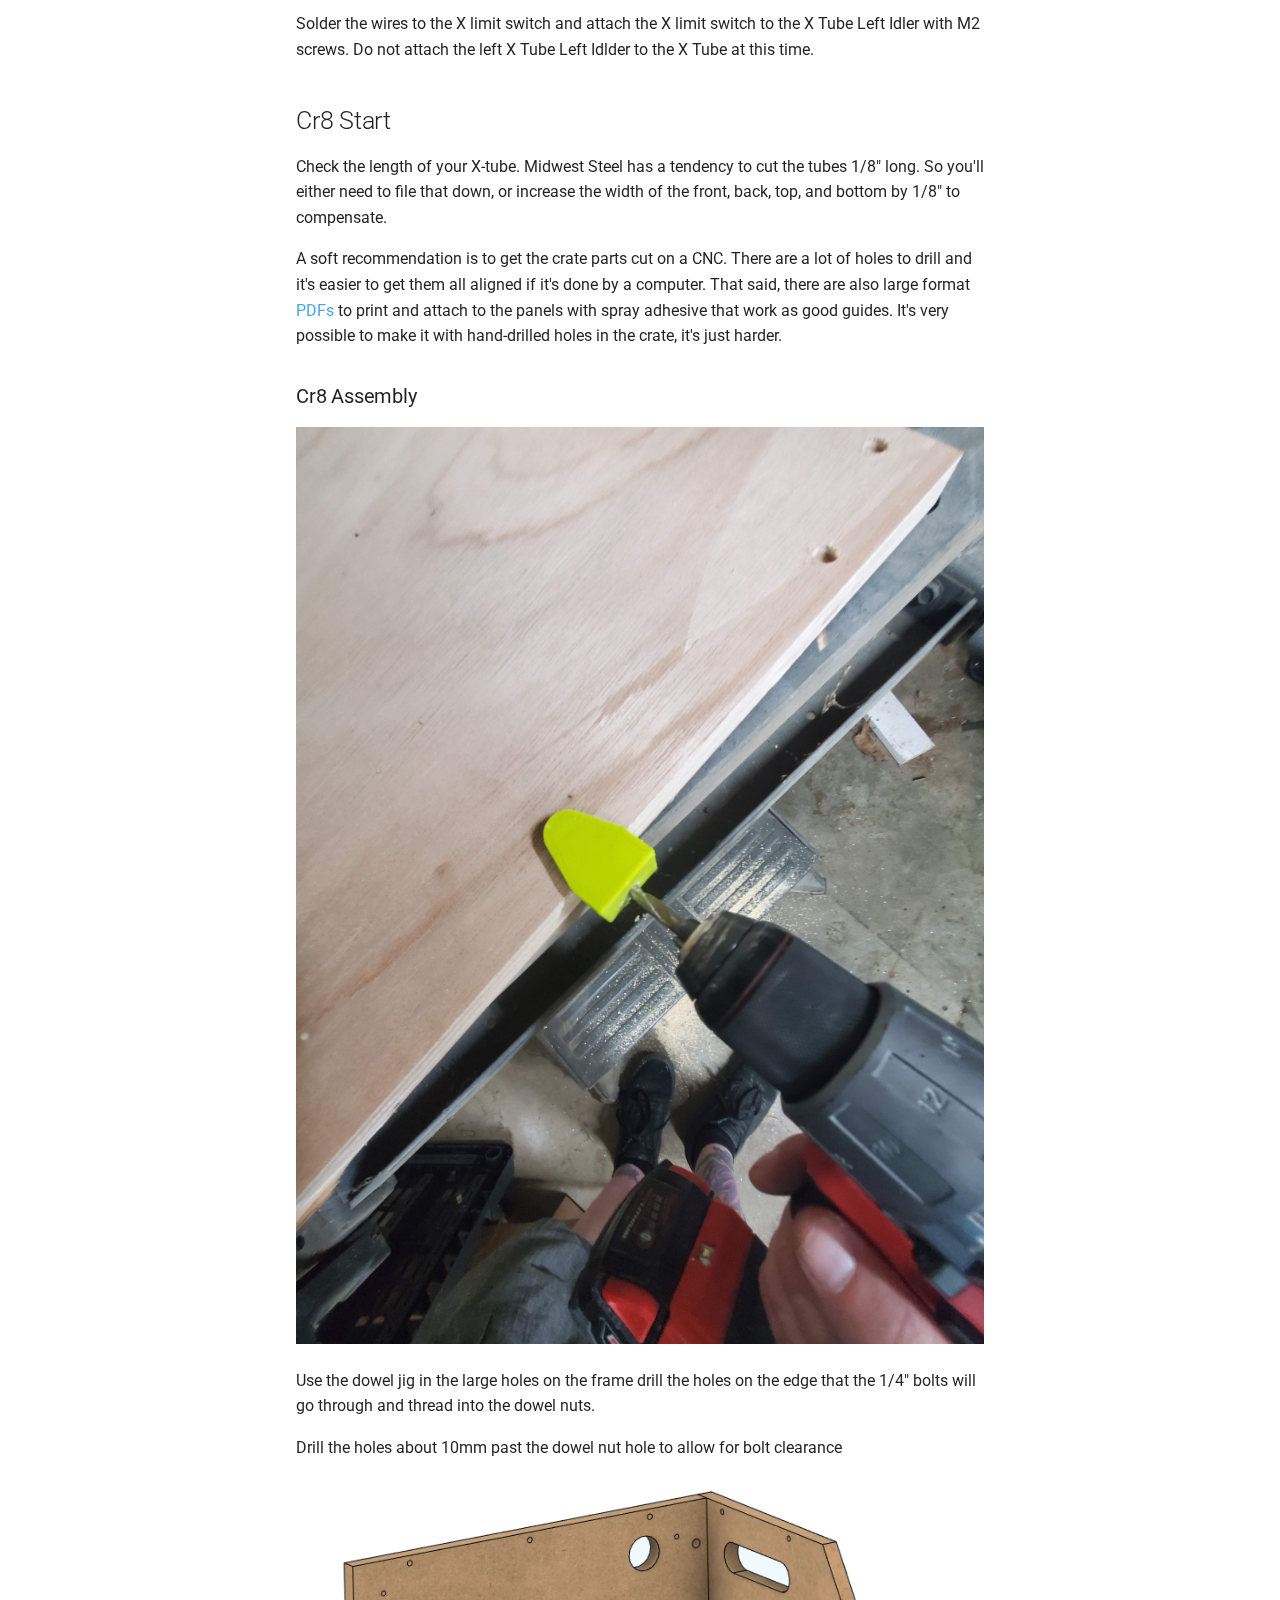
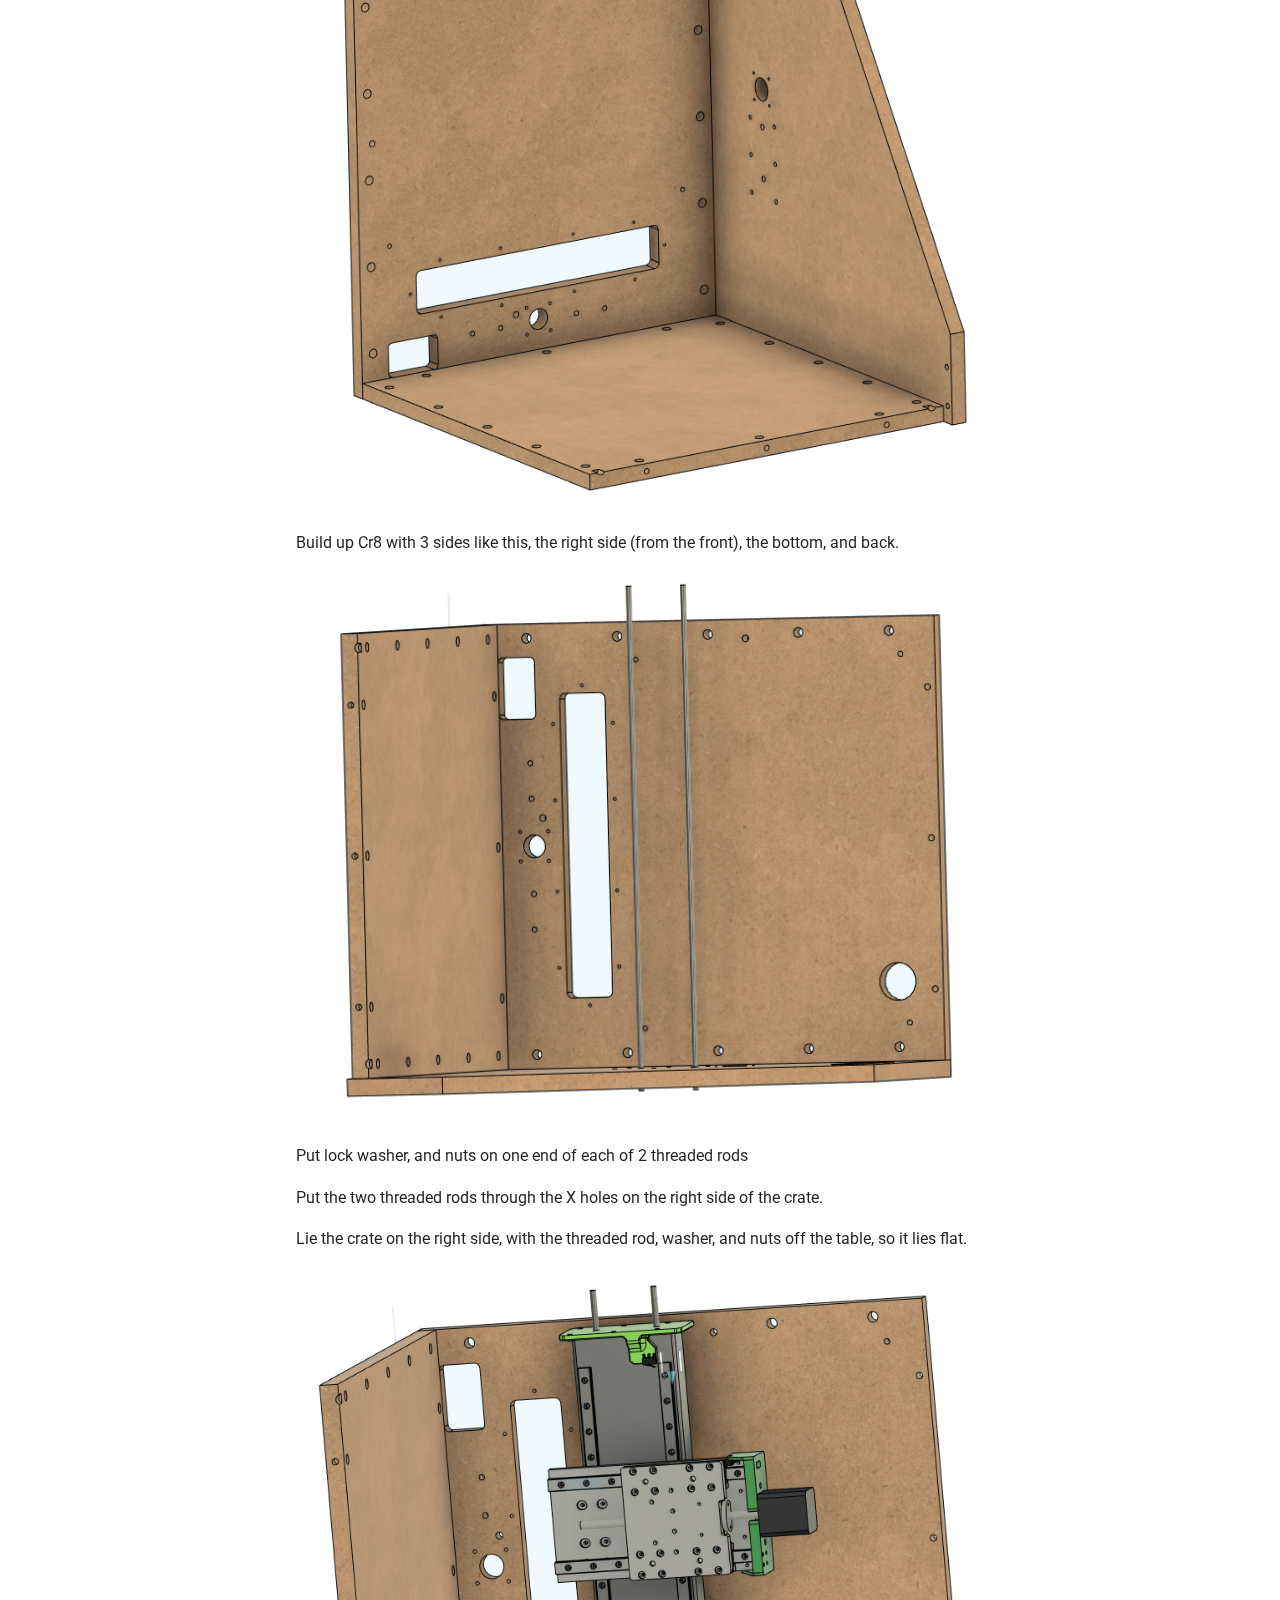
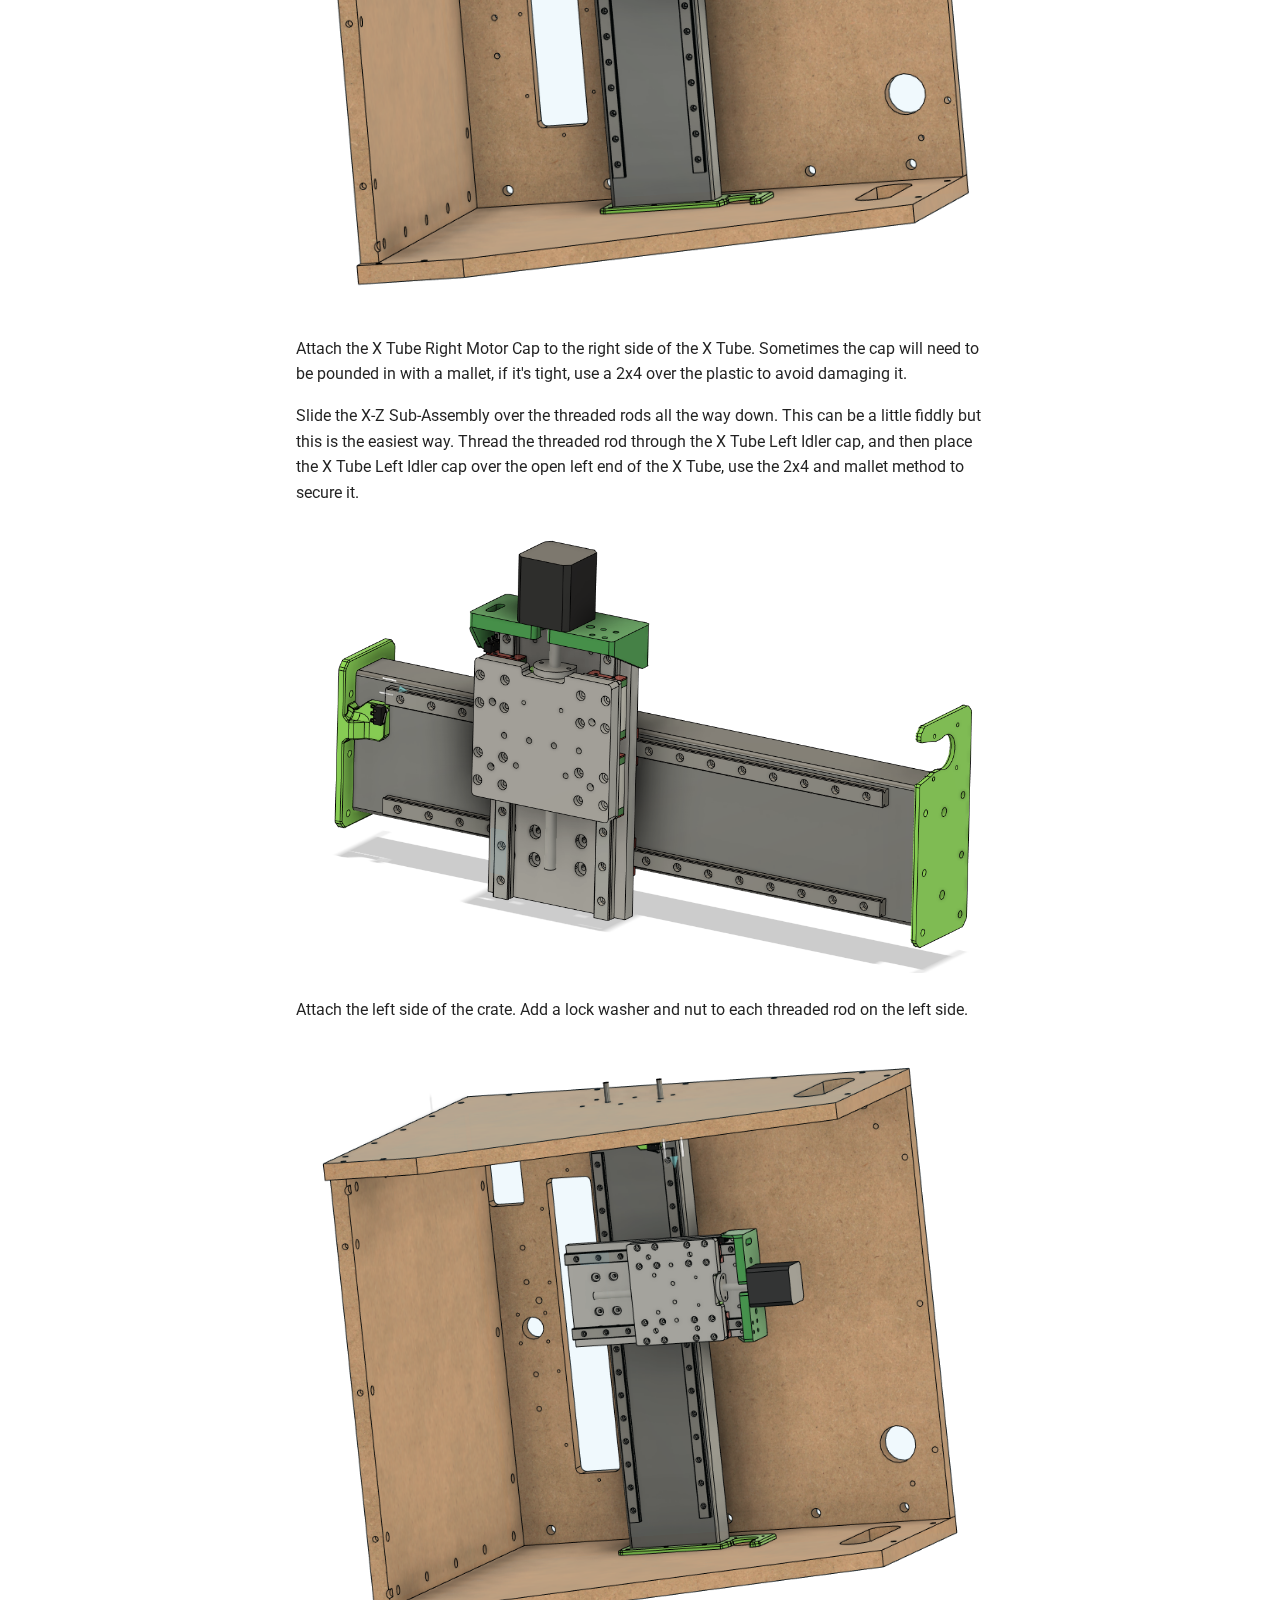
<file: assembly/index.html>
<!doctype html>
<html lang="en" class="no-js">
  <head>
    
      <meta charset="utf-8">
      <meta name="viewport" content="width=device-width,initial-scale=1">
      
      
      
      <link rel="icon" href="../assets/images/favicon.png">
      <meta name="generator" content="mkdocs-1.3.0, mkdocs-material-8.2.13">
    
    
      
        <title>Assembly - MilkCr8 CNC Wiki</title>
      
    
    
      <link rel="stylesheet" href="../assets/stylesheets/main.e411adfe.min.css">
      
        
        <link rel="stylesheet" href="../assets/stylesheets/palette.cc9b2e1e.min.css">
        
      
    
    
    
      
        
        
        <link rel="preconnect" href="https://fonts.gstatic.com" crossorigin>
        <link rel="stylesheet" href="https://fonts.googleapis.com/css?family=Roboto:300,300i,400,400i,700,700i%7CRoboto+Mono:400,400i,700,700i&display=fallback">
        <style>:root{--md-text-font:"Roboto";--md-code-font:"Roboto Mono"}</style>
      
    
    
      <link rel="stylesheet" href="../stylesheets/extra.css">
    
    <script>__md_scope=new URL("..",location),__md_get=(e,_=localStorage,t=__md_scope)=>JSON.parse(_.getItem(t.pathname+"."+e)),__md_set=(e,_,t=localStorage,a=__md_scope)=>{try{t.setItem(a.pathname+"."+e,JSON.stringify(_))}catch(e){}}</script>
    
      

    
    
  </head>
  
  
    
    
    
    
    
    <body dir="ltr" data-md-color-scheme="milk-cr8" data-md-color-primary="" data-md-color-accent="">
  
    
    
    <input class="md-toggle" data-md-toggle="drawer" type="checkbox" id="__drawer" autocomplete="off">
    <input class="md-toggle" data-md-toggle="search" type="checkbox" id="__search" autocomplete="off">
    <label class="md-overlay" for="__drawer"></label>
    <div data-md-component="skip">
      
        
        <a href="#assembly" class="md-skip">
          Skip to content
        </a>
      
    </div>
    <div data-md-component="announce">
      
    </div>
    
    
      

<header class="md-header" data-md-component="header">
  <nav class="md-header__inner md-grid" aria-label="Header">
    <a href=".." title="MilkCr8 CNC Wiki" class="md-header__button md-logo" aria-label="MilkCr8 CNC Wiki" data-md-component="logo">
      
  
  <svg xmlns="http://www.w3.org/2000/svg" viewBox="0 0 24 24"><path d="M21 16.5c0 .38-.21.71-.53.88l-7.9 4.44c-.16.12-.36.18-.57.18-.21 0-.41-.06-.57-.18l-7.9-4.44A.991.991 0 0 1 3 16.5v-9c0-.38.21-.71.53-.88l7.9-4.44c.16-.12.36-.18.57-.18.21 0 .41.06.57.18l7.9 4.44c.32.17.53.5.53.88v9M12 4.15 6.04 7.5 12 10.85l5.96-3.35L12 4.15M5 15.91l6 3.38v-6.71L5 9.21v6.7m14 0v-6.7l-6 3.37v6.71l6-3.38Z"/></svg>

    </a>
    <label class="md-header__button md-icon" for="__drawer">
      <svg xmlns="http://www.w3.org/2000/svg" viewBox="0 0 24 24"><path d="M3 6h18v2H3V6m0 5h18v2H3v-2m0 5h18v2H3v-2Z"/></svg>
    </label>
    <div class="md-header__title" data-md-component="header-title">
      <div class="md-header__ellipsis">
        <div class="md-header__topic">
          <span class="md-ellipsis">
            MilkCr8 CNC Wiki
          </span>
        </div>
        <div class="md-header__topic" data-md-component="header-topic">
          <span class="md-ellipsis">
            
              Assembly
            
          </span>
        </div>
      </div>
    </div>
    
    
    
      <label class="md-header__button md-icon" for="__search">
        <svg xmlns="http://www.w3.org/2000/svg" viewBox="0 0 24 24"><path d="M9.5 3A6.5 6.5 0 0 1 16 9.5c0 1.61-.59 3.09-1.56 4.23l.27.27h.79l5 5-1.5 1.5-5-5v-.79l-.27-.27A6.516 6.516 0 0 1 9.5 16 6.5 6.5 0 0 1 3 9.5 6.5 6.5 0 0 1 9.5 3m0 2C7 5 5 7 5 9.5S7 14 9.5 14 14 12 14 9.5 12 5 9.5 5Z"/></svg>
      </label>
      <div class="md-search" data-md-component="search" role="dialog">
  <label class="md-search__overlay" for="__search"></label>
  <div class="md-search__inner" role="search">
    <form class="md-search__form" name="search">
      <input type="text" class="md-search__input" name="query" aria-label="Search" placeholder="Search" autocapitalize="off" autocorrect="off" autocomplete="off" spellcheck="false" data-md-component="search-query" required>
      <label class="md-search__icon md-icon" for="__search">
        <svg xmlns="http://www.w3.org/2000/svg" viewBox="0 0 24 24"><path d="M9.5 3A6.5 6.5 0 0 1 16 9.5c0 1.61-.59 3.09-1.56 4.23l.27.27h.79l5 5-1.5 1.5-5-5v-.79l-.27-.27A6.516 6.516 0 0 1 9.5 16 6.5 6.5 0 0 1 3 9.5 6.5 6.5 0 0 1 9.5 3m0 2C7 5 5 7 5 9.5S7 14 9.5 14 14 12 14 9.5 12 5 9.5 5Z"/></svg>
        <svg xmlns="http://www.w3.org/2000/svg" viewBox="0 0 24 24"><path d="M20 11v2H8l5.5 5.5-1.42 1.42L4.16 12l7.92-7.92L13.5 5.5 8 11h12Z"/></svg>
      </label>
      <nav class="md-search__options" aria-label="Search">
        
        <button type="reset" class="md-search__icon md-icon" aria-label="Clear" tabindex="-1">
          <svg xmlns="http://www.w3.org/2000/svg" viewBox="0 0 24 24"><path d="M19 6.41 17.59 5 12 10.59 6.41 5 5 6.41 10.59 12 5 17.59 6.41 19 12 13.41 17.59 19 19 17.59 13.41 12 19 6.41Z"/></svg>
        </button>
      </nav>
      
    </form>
    <div class="md-search__output">
      <div class="md-search__scrollwrap" data-md-scrollfix>
        <div class="md-search-result" data-md-component="search-result">
          <div class="md-search-result__meta">
            Initializing search
          </div>
          <ol class="md-search-result__list"></ol>
        </div>
      </div>
    </div>
  </div>
</div>
    
    
  </nav>
  
</header>
    
    <div class="md-container" data-md-component="container">
      
      
        
          
        
      
      <main class="md-main" data-md-component="main">
        <div class="md-main__inner md-grid">
          
            
              
              <div class="md-sidebar md-sidebar--primary" data-md-component="sidebar" data-md-type="navigation" >
                <div class="md-sidebar__scrollwrap">
                  <div class="md-sidebar__inner">
                    


<nav class="md-nav md-nav--primary" aria-label="Navigation" data-md-level="0">
  <label class="md-nav__title" for="__drawer">
    <a href=".." title="MilkCr8 CNC Wiki" class="md-nav__button md-logo" aria-label="MilkCr8 CNC Wiki" data-md-component="logo">
      
  
  <svg xmlns="http://www.w3.org/2000/svg" viewBox="0 0 24 24"><path d="M21 16.5c0 .38-.21.71-.53.88l-7.9 4.44c-.16.12-.36.18-.57.18-.21 0-.41-.06-.57-.18l-7.9-4.44A.991.991 0 0 1 3 16.5v-9c0-.38.21-.71.53-.88l7.9-4.44c.16-.12.36-.18.57-.18.21 0 .41.06.57.18l7.9 4.44c.32.17.53.5.53.88v9M12 4.15 6.04 7.5 12 10.85l5.96-3.35L12 4.15M5 15.91l6 3.38v-6.71L5 9.21v6.7m14 0v-6.7l-6 3.37v6.71l6-3.38Z"/></svg>

    </a>
    MilkCr8 CNC Wiki
  </label>
  
  <ul class="md-nav__list" data-md-scrollfix>
    
      
      
      

  
  
  
    <li class="md-nav__item">
      <a href=".." class="md-nav__link">
        Home
      </a>
    </li>
  

    
      
      
      

  
  
  
    <li class="md-nav__item">
      <a href="../about/" class="md-nav__link">
        About
      </a>
    </li>
  

    
      
      
      

  
  
  
    <li class="md-nav__item">
      <a href="../faq/" class="md-nav__link">
        FAQ
      </a>
    </li>
  

    
      
      
      

  
  
  
    <li class="md-nav__item">
      <a href="../bom/" class="md-nav__link">
        BOM
      </a>
    </li>
  

    
      
      
      

  
  
  
    <li class="md-nav__item">
      <a href="../printing/" class="md-nav__link">
        Print Settings
      </a>
    </li>
  

    
      
      
      

  
  
    
  
  
    <li class="md-nav__item md-nav__item--active">
      
      <input class="md-nav__toggle md-toggle" data-md-toggle="toc" type="checkbox" id="__toc">
      
      
        
      
      
        <label class="md-nav__link md-nav__link--active" for="__toc">
          Assembly
          <span class="md-nav__icon md-icon"></span>
        </label>
      
      <a href="./" class="md-nav__link md-nav__link--active">
        Assembly
      </a>
      
        

<nav class="md-nav md-nav--secondary" aria-label="Table of contents">
  
  
  
    
  
  
    <label class="md-nav__title" for="__toc">
      <span class="md-nav__icon md-icon"></span>
      Table of contents
    </label>
    <ul class="md-nav__list" data-md-component="toc" data-md-scrollfix>
      
        <li class="md-nav__item">
  <a href="#table-of-contents" class="md-nav__link">
    Table of Contents
  </a>
  
</li>
      
        <li class="md-nav__item">
  <a href="#prep-work" class="md-nav__link">
    Prep Work
  </a>
  
</li>
      
        <li class="md-nav__item">
  <a href="#x-and-z-axis-sub" class="md-nav__link">
    X and Z axis Sub
  </a>
  
    <nav class="md-nav" aria-label="X and Z axis Sub">
      <ul class="md-nav__list">
        
          <li class="md-nav__item">
  <a href="#punch-drill-and-tap-the-x-axis" class="md-nav__link">
    Punch, Drill and Tap the X-Axis
  </a>
  
</li>
        
          <li class="md-nav__item">
  <a href="#assembling-the-x-and-z-axes" class="md-nav__link">
    Assembling the X and Z Axes
  </a>
  
</li>
        
      </ul>
    </nav>
  
</li>
      
        <li class="md-nav__item">
  <a href="#cr8-start" class="md-nav__link">
    Cr8 Start
  </a>
  
    <nav class="md-nav" aria-label="Cr8 Start">
      <ul class="md-nav__list">
        
          <li class="md-nav__item">
  <a href="#cr8-assembly" class="md-nav__link">
    Cr8 Assembly
  </a>
  
</li>
        
      </ul>
    </nav>
  
</li>
      
        <li class="md-nav__item">
  <a href="#y-axis-start" class="md-nav__link">
    Y Axis Start
  </a>
  
</li>
      
        <li class="md-nav__item">
  <a href="#window" class="md-nav__link">
    Window
  </a>
  
</li>
      
        <li class="md-nav__item">
  <a href="#spindle-mount" class="md-nav__link">
    Spindle mount
  </a>
  
</li>
      
    </ul>
  
</nav>
      
    </li>
  

    
  </ul>
</nav>
                  </div>
                </div>
              </div>
            
            
              
              <div class="md-sidebar md-sidebar--secondary" data-md-component="sidebar" data-md-type="toc" >
                <div class="md-sidebar__scrollwrap">
                  <div class="md-sidebar__inner">
                    

<nav class="md-nav md-nav--secondary" aria-label="Table of contents">
  
  
  
    
  
  
    <label class="md-nav__title" for="__toc">
      <span class="md-nav__icon md-icon"></span>
      Table of contents
    </label>
    <ul class="md-nav__list" data-md-component="toc" data-md-scrollfix>
      
        <li class="md-nav__item">
  <a href="#table-of-contents" class="md-nav__link">
    Table of Contents
  </a>
  
</li>
      
        <li class="md-nav__item">
  <a href="#prep-work" class="md-nav__link">
    Prep Work
  </a>
  
</li>
      
        <li class="md-nav__item">
  <a href="#x-and-z-axis-sub" class="md-nav__link">
    X and Z axis Sub
  </a>
  
    <nav class="md-nav" aria-label="X and Z axis Sub">
      <ul class="md-nav__list">
        
          <li class="md-nav__item">
  <a href="#punch-drill-and-tap-the-x-axis" class="md-nav__link">
    Punch, Drill and Tap the X-Axis
  </a>
  
</li>
        
          <li class="md-nav__item">
  <a href="#assembling-the-x-and-z-axes" class="md-nav__link">
    Assembling the X and Z Axes
  </a>
  
</li>
        
      </ul>
    </nav>
  
</li>
      
        <li class="md-nav__item">
  <a href="#cr8-start" class="md-nav__link">
    Cr8 Start
  </a>
  
    <nav class="md-nav" aria-label="Cr8 Start">
      <ul class="md-nav__list">
        
          <li class="md-nav__item">
  <a href="#cr8-assembly" class="md-nav__link">
    Cr8 Assembly
  </a>
  
</li>
        
      </ul>
    </nav>
  
</li>
      
        <li class="md-nav__item">
  <a href="#y-axis-start" class="md-nav__link">
    Y Axis Start
  </a>
  
</li>
      
        <li class="md-nav__item">
  <a href="#window" class="md-nav__link">
    Window
  </a>
  
</li>
      
        <li class="md-nav__item">
  <a href="#spindle-mount" class="md-nav__link">
    Spindle mount
  </a>
  
</li>
      
    </ul>
  
</nav>
                  </div>
                </div>
              </div>
            
          
          <div class="md-content" data-md-component="content">
            <article class="md-content__inner md-typeset">
              
                


<h1 id="assembly">Assembly</h1>
<h2 id="table-of-contents">Table of Contents</h2>
<ul>
<li><a href="#Prep-Work">Prep Work</a><ul>
<li><a href="#x-and-z-axis-sub">Tapping and Assembling the X and Z Axis Assembly</a></li>
<li><a href="#assembling-the-z-and-z-Axes">Assembling the X and Z Axes</a></li>
</ul>
</li>
<li><a href="#cr8-atart">Making the Cr8</a><ul>
<li><a href="#cr8-assembly">Cr8 Assembly</a></li>
</ul>
</li>
<li><a href="#y-axis-Start">Y Axis Start</a></li>
<li><a href="#window">Window</a></li>
<li><a href="#spindle-mount">Spindle Mount</a></li>
</ul>
<h2 id="prep-work">Prep Work</h2>
<p>Read through all the directions before you start. You can batch out a few things, like drilling and tapping before you do assembly. Other items are more sensitive to order. We've tried to point that out when it may not be obvious. </p>
<p>3d-print all your 3D printed parts per the <a href="../printing/">instructions</a>.</p>
<p>Make sure you have two of all the jigs marked 2x in the Fusion360 Project. Pre-drill all the holes. Most can be predrilled with a 1/4" bit. Use an 1/8" bit for smaller holes. The only holes that should be pre-drilled smaller than 1/8" are for the M2 screws that hold in the limit switches.</p>
<h2 id="x-and-z-axis-sub">X and Z axis Sub</h2>
<h3 id="punch-drill-and-tap-the-x-axis">Punch, Drill and Tap the X-Axis</h3>
<p><img alt="x_jig" src="../assets/images/screen_shots/x_jig.png" /></p>
<p>Take a look at your 4x1.5x18" steel tube and see if one side is flatter along the 4" length than the other.</p>
<p>If one side is noticeably flatter, set up your printed X-Axis jigs and linear rails on that side. </p>
<p>We recommend using a 3.5 mm transfer punch to make a light mark for each of the holes, and then enlarging those holes slightly with a center punch. </p>
<p>Drill all 16 holes for each rail, and tap with an M3 0.5 tap and plenty of tapping fluid. There is an M3 tap guide in the jigs folder on the github to help keep the tap straight. You may have to adjust the scale slightly depending on the settings and nozzle size on your 3D printer.</p>
<p>At this point, you can start screwing down your rails to the tube with M3x10 SHCS and check if the rails are flat. It's not uncommon for the rails to both be tilted in toward the center of the axis. If this is the case (or if they are otherwise out of parallel with each other) check out the <a href="../shimming/">shimming</a> guide.</p>
<p><img alt="x_bearings" src="../assets/images/screen_shots/X_bearings.png" /></p>
<h3 id="assembling-the-x-and-z-axes">Assembling the X and Z Axes</h3>
<p><img alt="x_z_plate" src="../assets/images/screen_shots/x_z_plate.png" /></p>
<p>Use 16 M3x10 SHCS to bolt the Z to X Plate to the carriages.  </p>
<p><img alt="x_leadnut" src="../assets/images/screen_shots/xleadnut_mount.png" /></p>
<p>M3 nuts pressed into X Lead Nut Mount.
M3x12 SHCS to bolt the X Lead Nut Mount to Z to X plate.</p>
<p><img alt="Z_limit" src="../assets/images/screen_shots/z_limit.png" /></p>
<p>M2x12mm bolts to attach the limit switch to the Z Linear Motor Mount. You cannot attach the limit switch once the Z Motor Mount is attached to the Z to X Plate.
Solder wires before bolting. The "Normally Closed" (NC) configuration is recommended for best safety practices.
Run wire for the Z limit switch through slot in the Z Linear Motor Mount. </p>
<p><img alt="Z_motor" src="../assets/images/screen_shots/zmotor.png" /></p>
<p>M3x10 screws into motor, through the Z Linear Motor Mount. You cannot attach the Z Motor after the Linear Motor Mount is attached to the Z to X Plate.<br />
Make sure lead nut is mounted now, it's a real pain to mount it later. </p>
<p><img alt="Z_motor_mount" src="../assets/images/screen_shots/zmotor_mount.png" /></p>
<p>M4x12 SHCS to through the Z Linear Motor Mount to the Z to X Plate<br />
Use M4 self tapping screws if using plastic plates</p>
<p><img alt="Z_leadnut" src="../assets/images/screen_shots/Z_leadnut_mount.png" /></p>
<p>Use M4x12 SHCS to attach the Z Lead Nut Mount to the Z Plate.
Insert M5 nylock nuts into the Z Plate now. It is impossible to insert these once the Z Plate is mounted on the carriage. If they are loose, you can hold them in place with M5 screws until you attach the tram plate and router mount.</p>
<p><img alt="Z_rails" src="../assets/images/screen_shots/Z_rails.png" /></p>
<p>Use M3x10 SHCS, or M3 self-tapping screws to attach the Z Linear Rails to the Z Plate.</p>
<p><img alt="Z_bearings" src="../assets/images/screen_shots/Z_bearings.png" /></p>
<p>Put two Z bearings on each Z rail.</p>
<p><img alt="Z_spacer" src="../assets/images/screen_shots/z_spacer.png" /></p>
<p>Put 1 Z Spacer over each set of bearings.
Drill out the bolt holes if needed to make sure the M3 bolts slip through cleanly  </p>
<p><img alt="Z_plate" src="../assets/images/screen_shots/Z_plate.png" /></p>
<p>Use M3x10 SHCS attach the Z Plate to the bearing blocks through the spacers.</p>
<p><img alt="Z_leadnut" src="../assets/images/img/xz_sub5.jpg" /></p>
<p>Use M3x10 SHCS tp attach the Z Lead Nut Mount to the Z Plate. Use the holes in Z Linear Motor Mount to slip allen key through and access bolts. You may have to rotate the lead screw to properly align the Z Lead Nut Mount in order to screw in the bolts.</p>
<p><img alt="X_limit" src="../assets/images/screen_shots/x_limit_mount.png" /></p>
<p>Solder the wires to the X limit switch and attach the X limit switch to the X Tube Left Idler with M2 screws. Do not attach the left X Tube Left Idlder to the X Tube at this time.</p>
<h2 id="cr8-start">Cr8 Start</h2>
<p>Check the length of your X-tube. Midwest Steel has a tendency to cut the tubes 1/8" long. So you'll either need to file that down, or increase the width of the front, back, top, and bottom by 1/8" to compensate. </p>
<p>A soft recommendation is to get the crate parts cut on a CNC. There are a lot of holes to drill and it's easier to get them all aligned if it's done by a computer. That said, there are also large format <a href="../Panel_Drawings/pdfs">PDFs</a> to print and attach to the panels with spray adhesive that work as good guides. It's very possible to make it with hand-drilled holes in the crate, it's just harder.  </p>
<h3 id="cr8-assembly">Cr8 Assembly</h3>
<p><img alt="Cross Dowel" src="../assets/images/img/cross_dowel.jpg" /></p>
<p>Use the dowel jig in the large holes on the frame drill the holes on the edge that the 1/4" bolts will go through and thread into the dowel nuts.</p>
<p>Drill the holes about 10mm past the dowel nut hole to allow for bolt clearance</p>
<p><img alt="Cr8" src="../assets/images/screen_shots/cr8_start.png" /></p>
<p>Build up Cr8 with 3 sides like this, the right side (from the front), the bottom, and back.</p>
<p><img alt="X-tension " src="../assets/images/screen_shots/threaded_rod.png" /></p>
<p>Put lock washer, and nuts on one end of each of 2 threaded rods  </p>
<p>Put the two threaded rods through the X holes on the right side of the crate.</p>
<p>Lie the crate on the right side, with the threaded rod, washer, and nuts off the table, so it lies flat.</p>
<p><img alt="X Cr8 " src="../assets/images/screen_shots/X_cr8.png" /></p>
<p>Attach the X Tube Right Motor Cap to the right side of the X Tube. Sometimes the cap will need to be pounded in with a mallet, if it's tight, use a 2x4 over the plastic to avoid damaging it.</p>
<p>Slide the X-Z Sub-Assembly over the threaded rods all the way down. This can be a little fiddly but this is the easiest way. Thread the threaded rod through the X Tube Left Idler cap, and then place the X Tube Left Idler cap over the open left end of the X Tube, use the 2x4 and mallet method to secure it.</p>
<p><img alt="X Mounts" src="../assets/images/screen_shots/X_mounts.png" /></p>
<p>Attach the left side of the crate. Add a lock washer and nut to each threaded rod on the left side. </p>
<p><img alt="Cr8 Side 2 " src="../assets/images/screen_shots/side_2.png" /> </p>
<h2 id="y-axis-start">Y Axis Start</h2>
<p><img alt="Y Rail Punch" src="../assets/images/screen_shots/y_rail_jig.png" /></p>
<p><img alt="y punch" src="../assets/images/img/y_punch1.jpg" /></p>
<p><img alt="y punch" src="../assets/images/img/y_punch2.jpg" /></p>
<p>We recommend using a 3.5 mm transfer punch to make a light mark for each of the holes, and then enlarging those holes slightly with a center punch. You can also use the rail punch jig to help align the holes.</p>
<p>Drill, and tap all holes. Use the tap jig as before, if you would like some help keeping the tap straight.</p>
<p><img alt="Y Axis Mounts" src="../assets/images/screen_shots/Y_mounts.png" /></p>
<p><img alt="Y Axis Box" src="../assets/images/screen_shots/Y_axis_box.png" /></p>
<p>Use M5x25 SHCS in the middle holes of the mounts, secure with a M5 lock nut on the opposite side.  </p>
<p>Slide the last two threaded rods in the outer holes through the tubes. Ive found it can be helpful to lay the frame on it's back so you are droppin the threaded rod through the holes.  </p>
<p>Like with the X tube, it's easiest to thread the threaded rod through only one plastic tube cap, and to leave the other side of the tube open. Once the threaded rod is through the tube cap, thread it through the other cap, and press that threaded tube cap on to the tubes. Attach the remaining cap and tubes to the crate. </p>
<p><img alt="Thrust_bearing" src="../assets/images/screen_shots/Thrust_bearing.png" /></p>
<p>Press 1 608 bearing into the front and back of each thrust block for the X and Y axes.  </p>
<p><img alt="x lead" src="../assets/images/img/x_lead1.jpg" /></p>
<p><img alt="x lead" src="../assets/images/img/x_lead2.jpg" /></p>
<p><img alt="x lead" src="../assets/images/img/x_lead3.jpg" /></p>
<p>Put the coupler on the motor shaft 10.5mm (ish) from the motor face</p>
<p>Slide the locking shaft collar and one M8 washer onto the leadscrew and then slide the leadscrew through the thrust block.</p>
<p>On the inside of the thrust block, slide the thrust bearing stack onto the lead screw and then tighten the coupler onto the lead screw.</p>
<p>Use 4 - M3x50 SHCS to bolt through the thrust block to the motor</p>
<p>Pull the lead screw away from the motor and press the shaft collar against the thrust block while tightening the set screw. - the goal is to remove the possibility for axial play. </p>
<p><img alt="Y Axis limit" src="../assets/images/screen_shots/Y_limit.png" /></p>
<p>Solder the wires for the limit switch and use an M2x12 SHCS to bolt it the thrust block with 2 small holes in the side.  </p>
<p><img alt="Y Motor Stack" src="../assets/images/screen_shots/Y_stackup.png" /></p>
<p>Put the coupler on the motor shaft 11.5mm (ish) from the motor face</p>
<p>Slide the shaft collar and one M8 washer onto the leadscrew and then slide the leadscrew through the thrust block.</p>
<p>On the inside of the thrust block, slide the thrust bearing stack onto the lead screw and then tighten the coupler onto the lead screw.</p>
<p>Use 4 - M3x50 SHCS to bolt through the thrust block to the motor</p>
<p>Pull the lead screw away from the motor and press the shaft collar against the thrust block while tightening the set screw. - the goal is to remove the possibility for axial play. </p>
<p>Y Leadnut mount - press M3 nuts into the pockets and screw to the leadnut</p>
<p><img alt="Y Axis Plate" src="../assets/images/screen_shots/Ybed.png" /></p>
<p>Use M3x16 FHCS for all the carriages and lead nut mount. You may need M3x20 for the lead nut mount.</p>
<p><img alt="Top" src="../assets/images/screen_shots/top.png" /></p>
<p>Loosen all the screws on one side to make it easier to slide the top in and loosely bolt it in.  </p>
<h2 id="window">Window</h2>
<p><img alt="window mounts" src="../assets/images/screen_shots/window_mounts.png" /></p>
<p>Screw all the window mounts to the Cr8 with 3/4" wood screws. Pay attention to the hinge mount holes on the top mounts. </p>
<p><img alt="window components" src="../assets/images/screen_shots/window_components.png" /></p>
<p>Use M3x12 SHCS to bolt through the window.</p>
<p><img alt="window hinges" src="../assets/images/screen_shots/Hinge_top.png" /></p>
<p>Use M3 plastic tap screws or M3 SHCS to bolt the hinges to the top mounts.</p>
<p><img alt="window pin" src="../assets/images/screen_shots/hinge_pin.png" /></p>
<p>Use M5x25 SHCS for hinge pins</p>
<h2 id="spindle-mount">Spindle mount</h2>
<p><img alt="Spindle Mount" src="../assets/images/screen_shots/spindle_tram.png" /></p>
<p>Use M5x20 FHCS to bolt through the back of the tram plate to the spindle mount</p>
<p><img alt="Spindle Brackets" src="../assets/images/img/bracket.png" /></p>
<p>Add the 4 90-degree brackets that came with the spindle mount to the top and bottom of the mount and tram plate.</p>
<p>Use 4 M5x16 bolts to bolt the tram plate to the Z Plate. One of the 4 M5 holes is on size and the other 3 are overside to allow for small adjustments of tilt on the spindle</p>

              
            </article>
          </div>
        </div>
        
      </main>
      
        <footer class="md-footer">
  
    <nav class="md-footer__inner md-grid" aria-label="Footer">
      
        
        <a href="../printing/" class="md-footer__link md-footer__link--prev" aria-label="Previous: Print Settings" rel="prev">
          <div class="md-footer__button md-icon">
            <svg xmlns="http://www.w3.org/2000/svg" viewBox="0 0 24 24"><path d="M20 11v2H8l5.5 5.5-1.42 1.42L4.16 12l7.92-7.92L13.5 5.5 8 11h12Z"/></svg>
          </div>
          <div class="md-footer__title">
            <div class="md-ellipsis">
              <span class="md-footer__direction">
                Previous
              </span>
              Print Settings
            </div>
          </div>
        </a>
      
      
    </nav>
  
  <div class="md-footer-meta md-typeset">
    <div class="md-footer-meta__inner md-grid">
      <div class="md-copyright">
  
  
    Made with
    <a href="https://squidfunk.github.io/mkdocs-material/" target="_blank" rel="noopener">
      Material for MkDocs
    </a>
  
</div>
      
    </div>
  </div>
</footer>
      
    </div>
    <div class="md-dialog" data-md-component="dialog">
      <div class="md-dialog__inner md-typeset"></div>
    </div>
    <script id="__config" type="application/json">{"base": "..", "features": [], "search": "../assets/javascripts/workers/search.2a1c317c.min.js", "translations": {"clipboard.copied": "Copied to clipboard", "clipboard.copy": "Copy to clipboard", "search.config.lang": "en", "search.config.pipeline": "trimmer, stopWordFilter", "search.config.separator": "[\\s\\-]+", "search.placeholder": "Search", "search.result.more.one": "1 more on this page", "search.result.more.other": "# more on this page", "search.result.none": "No matching documents", "search.result.one": "1 matching document", "search.result.other": "# matching documents", "search.result.placeholder": "Type to start searching", "search.result.term.missing": "Missing", "select.version.title": "Select version"}}</script>
    
    
      <script src="../assets/javascripts/bundle.ed9748b7.min.js"></script>
      
    
  </body>
</html>
</file>
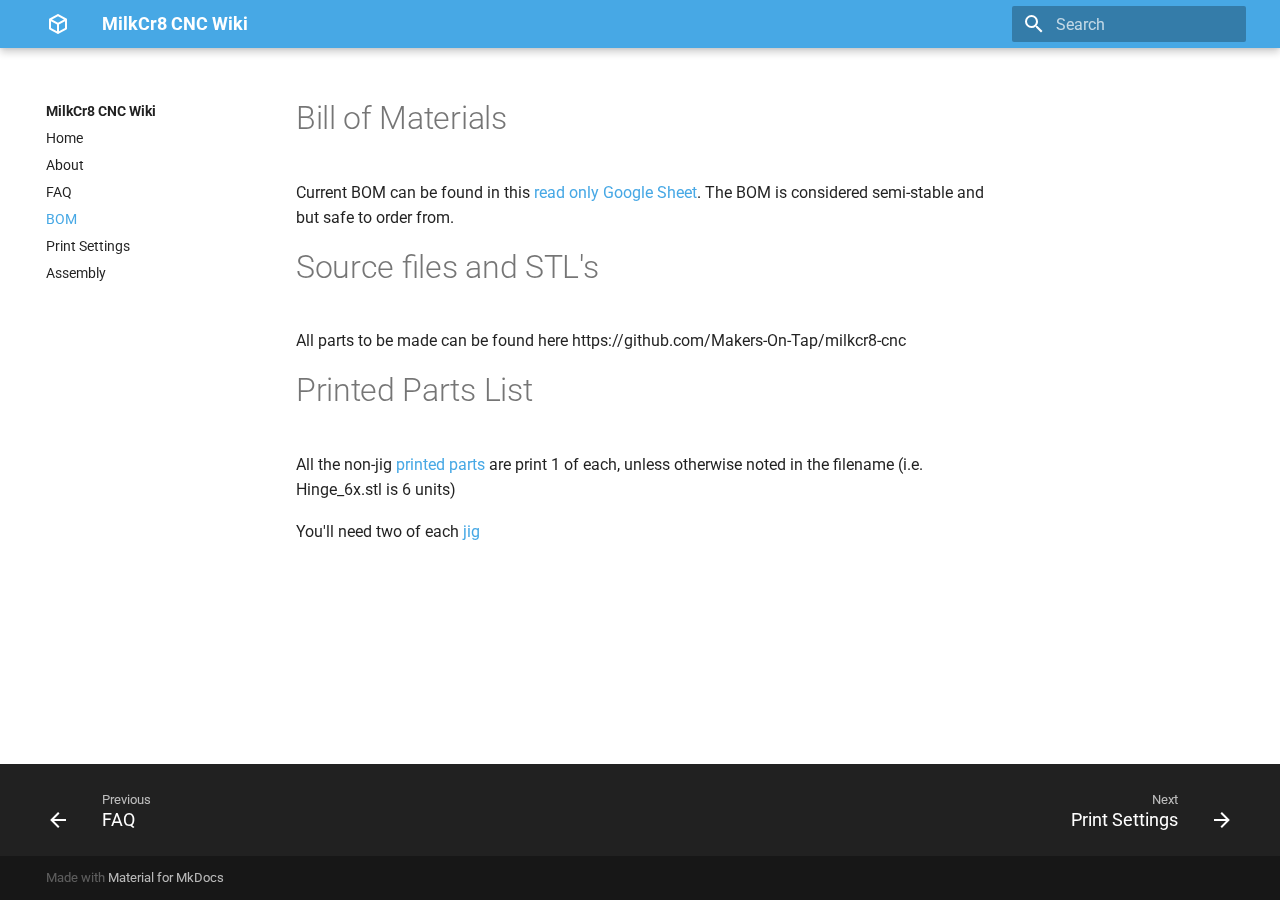
<file: bom/index.html>
<!doctype html>
<html lang="en" class="no-js">
  <head>
    
      <meta charset="utf-8">
      <meta name="viewport" content="width=device-width,initial-scale=1">
      
      
      
      <link rel="icon" href="../assets/images/favicon.png">
      <meta name="generator" content="mkdocs-1.3.0, mkdocs-material-8.2.13">
    
    
      
        <title>BOM - MilkCr8 CNC Wiki</title>
      
    
    
      <link rel="stylesheet" href="../assets/stylesheets/main.e411adfe.min.css">
      
        
        <link rel="stylesheet" href="../assets/stylesheets/palette.cc9b2e1e.min.css">
        
      
    
    
    
      
        
        
        <link rel="preconnect" href="https://fonts.gstatic.com" crossorigin>
        <link rel="stylesheet" href="https://fonts.googleapis.com/css?family=Roboto:300,300i,400,400i,700,700i%7CRoboto+Mono:400,400i,700,700i&display=fallback">
        <style>:root{--md-text-font:"Roboto";--md-code-font:"Roboto Mono"}</style>
      
    
    
      <link rel="stylesheet" href="../stylesheets/extra.css">
    
    <script>__md_scope=new URL("..",location),__md_get=(e,_=localStorage,t=__md_scope)=>JSON.parse(_.getItem(t.pathname+"."+e)),__md_set=(e,_,t=localStorage,a=__md_scope)=>{try{t.setItem(a.pathname+"."+e,JSON.stringify(_))}catch(e){}}</script>
    
      

    
    
  </head>
  
  
    
    
    
    
    
    <body dir="ltr" data-md-color-scheme="milk-cr8" data-md-color-primary="" data-md-color-accent="">
  
    
    
    <input class="md-toggle" data-md-toggle="drawer" type="checkbox" id="__drawer" autocomplete="off">
    <input class="md-toggle" data-md-toggle="search" type="checkbox" id="__search" autocomplete="off">
    <label class="md-overlay" for="__drawer"></label>
    <div data-md-component="skip">
      
        
        <a href="#bill-of-materials" class="md-skip">
          Skip to content
        </a>
      
    </div>
    <div data-md-component="announce">
      
    </div>
    
    
      

<header class="md-header" data-md-component="header">
  <nav class="md-header__inner md-grid" aria-label="Header">
    <a href=".." title="MilkCr8 CNC Wiki" class="md-header__button md-logo" aria-label="MilkCr8 CNC Wiki" data-md-component="logo">
      
  
  <svg xmlns="http://www.w3.org/2000/svg" viewBox="0 0 24 24"><path d="M21 16.5c0 .38-.21.71-.53.88l-7.9 4.44c-.16.12-.36.18-.57.18-.21 0-.41-.06-.57-.18l-7.9-4.44A.991.991 0 0 1 3 16.5v-9c0-.38.21-.71.53-.88l7.9-4.44c.16-.12.36-.18.57-.18.21 0 .41.06.57.18l7.9 4.44c.32.17.53.5.53.88v9M12 4.15 6.04 7.5 12 10.85l5.96-3.35L12 4.15M5 15.91l6 3.38v-6.71L5 9.21v6.7m14 0v-6.7l-6 3.37v6.71l6-3.38Z"/></svg>

    </a>
    <label class="md-header__button md-icon" for="__drawer">
      <svg xmlns="http://www.w3.org/2000/svg" viewBox="0 0 24 24"><path d="M3 6h18v2H3V6m0 5h18v2H3v-2m0 5h18v2H3v-2Z"/></svg>
    </label>
    <div class="md-header__title" data-md-component="header-title">
      <div class="md-header__ellipsis">
        <div class="md-header__topic">
          <span class="md-ellipsis">
            MilkCr8 CNC Wiki
          </span>
        </div>
        <div class="md-header__topic" data-md-component="header-topic">
          <span class="md-ellipsis">
            
              BOM
            
          </span>
        </div>
      </div>
    </div>
    
    
    
      <label class="md-header__button md-icon" for="__search">
        <svg xmlns="http://www.w3.org/2000/svg" viewBox="0 0 24 24"><path d="M9.5 3A6.5 6.5 0 0 1 16 9.5c0 1.61-.59 3.09-1.56 4.23l.27.27h.79l5 5-1.5 1.5-5-5v-.79l-.27-.27A6.516 6.516 0 0 1 9.5 16 6.5 6.5 0 0 1 3 9.5 6.5 6.5 0 0 1 9.5 3m0 2C7 5 5 7 5 9.5S7 14 9.5 14 14 12 14 9.5 12 5 9.5 5Z"/></svg>
      </label>
      <div class="md-search" data-md-component="search" role="dialog">
  <label class="md-search__overlay" for="__search"></label>
  <div class="md-search__inner" role="search">
    <form class="md-search__form" name="search">
      <input type="text" class="md-search__input" name="query" aria-label="Search" placeholder="Search" autocapitalize="off" autocorrect="off" autocomplete="off" spellcheck="false" data-md-component="search-query" required>
      <label class="md-search__icon md-icon" for="__search">
        <svg xmlns="http://www.w3.org/2000/svg" viewBox="0 0 24 24"><path d="M9.5 3A6.5 6.5 0 0 1 16 9.5c0 1.61-.59 3.09-1.56 4.23l.27.27h.79l5 5-1.5 1.5-5-5v-.79l-.27-.27A6.516 6.516 0 0 1 9.5 16 6.5 6.5 0 0 1 3 9.5 6.5 6.5 0 0 1 9.5 3m0 2C7 5 5 7 5 9.5S7 14 9.5 14 14 12 14 9.5 12 5 9.5 5Z"/></svg>
        <svg xmlns="http://www.w3.org/2000/svg" viewBox="0 0 24 24"><path d="M20 11v2H8l5.5 5.5-1.42 1.42L4.16 12l7.92-7.92L13.5 5.5 8 11h12Z"/></svg>
      </label>
      <nav class="md-search__options" aria-label="Search">
        
        <button type="reset" class="md-search__icon md-icon" aria-label="Clear" tabindex="-1">
          <svg xmlns="http://www.w3.org/2000/svg" viewBox="0 0 24 24"><path d="M19 6.41 17.59 5 12 10.59 6.41 5 5 6.41 10.59 12 5 17.59 6.41 19 12 13.41 17.59 19 19 17.59 13.41 12 19 6.41Z"/></svg>
        </button>
      </nav>
      
    </form>
    <div class="md-search__output">
      <div class="md-search__scrollwrap" data-md-scrollfix>
        <div class="md-search-result" data-md-component="search-result">
          <div class="md-search-result__meta">
            Initializing search
          </div>
          <ol class="md-search-result__list"></ol>
        </div>
      </div>
    </div>
  </div>
</div>
    
    
  </nav>
  
</header>
    
    <div class="md-container" data-md-component="container">
      
      
        
          
        
      
      <main class="md-main" data-md-component="main">
        <div class="md-main__inner md-grid">
          
            
              
              <div class="md-sidebar md-sidebar--primary" data-md-component="sidebar" data-md-type="navigation" >
                <div class="md-sidebar__scrollwrap">
                  <div class="md-sidebar__inner">
                    


<nav class="md-nav md-nav--primary" aria-label="Navigation" data-md-level="0">
  <label class="md-nav__title" for="__drawer">
    <a href=".." title="MilkCr8 CNC Wiki" class="md-nav__button md-logo" aria-label="MilkCr8 CNC Wiki" data-md-component="logo">
      
  
  <svg xmlns="http://www.w3.org/2000/svg" viewBox="0 0 24 24"><path d="M21 16.5c0 .38-.21.71-.53.88l-7.9 4.44c-.16.12-.36.18-.57.18-.21 0-.41-.06-.57-.18l-7.9-4.44A.991.991 0 0 1 3 16.5v-9c0-.38.21-.71.53-.88l7.9-4.44c.16-.12.36-.18.57-.18.21 0 .41.06.57.18l7.9 4.44c.32.17.53.5.53.88v9M12 4.15 6.04 7.5 12 10.85l5.96-3.35L12 4.15M5 15.91l6 3.38v-6.71L5 9.21v6.7m14 0v-6.7l-6 3.37v6.71l6-3.38Z"/></svg>

    </a>
    MilkCr8 CNC Wiki
  </label>
  
  <ul class="md-nav__list" data-md-scrollfix>
    
      
      
      

  
  
  
    <li class="md-nav__item">
      <a href=".." class="md-nav__link">
        Home
      </a>
    </li>
  

    
      
      
      

  
  
  
    <li class="md-nav__item">
      <a href="../about/" class="md-nav__link">
        About
      </a>
    </li>
  

    
      
      
      

  
  
  
    <li class="md-nav__item">
      <a href="../faq/" class="md-nav__link">
        FAQ
      </a>
    </li>
  

    
      
      
      

  
  
    
  
  
    <li class="md-nav__item md-nav__item--active">
      
      <input class="md-nav__toggle md-toggle" data-md-toggle="toc" type="checkbox" id="__toc">
      
      
        
      
      
      <a href="./" class="md-nav__link md-nav__link--active">
        BOM
      </a>
      
    </li>
  

    
      
      
      

  
  
  
    <li class="md-nav__item">
      <a href="../printing/" class="md-nav__link">
        Print Settings
      </a>
    </li>
  

    
      
      
      

  
  
  
    <li class="md-nav__item">
      <a href="../assembly/" class="md-nav__link">
        Assembly
      </a>
    </li>
  

    
  </ul>
</nav>
                  </div>
                </div>
              </div>
            
            
              
              <div class="md-sidebar md-sidebar--secondary" data-md-component="sidebar" data-md-type="toc" >
                <div class="md-sidebar__scrollwrap">
                  <div class="md-sidebar__inner">
                    

<nav class="md-nav md-nav--secondary" aria-label="Table of contents">
  
  
  
    
  
  
</nav>
                  </div>
                </div>
              </div>
            
          
          <div class="md-content" data-md-component="content">
            <article class="md-content__inner md-typeset">
              
                


<h1 id="bill-of-materials">Bill of Materials</h1>
<p>Current BOM can be found in this <a href="https://docs.google.com/spreadsheets/d/1ViruGe-mIjATBrFZ_2N3Xh3YK8Kv0xZOzpvj6fFhka0/edit?usp=sharing">read only Google Sheet</a>. The BOM is considered semi-stable and but safe to order from.</p>
<h1 id="source-files-and-stls">Source files and STL's</h1>
<p>All parts to be made can be found here https://github.com/Makers-On-Tap/milkcr8-cnc</p>
<h1 id="printed-parts-list">Printed Parts List</h1>
<p>All the non-jig <a href="https://github.com/Makers-On-Tap/milkcr8-cnc/tree/main/printed%20parts">printed parts</a> are print 1 of each, unless otherwise noted in the filename (i.e. Hinge_6x.stl is 6 units)</p>
<p>You'll need two of each <a href="https://github.com/Makers-On-Tap/milkcr8-cnc/tree/main/printed%20parts/JIGS">jig</a></p>

              
            </article>
          </div>
        </div>
        
      </main>
      
        <footer class="md-footer">
  
    <nav class="md-footer__inner md-grid" aria-label="Footer">
      
        
        <a href="../faq/" class="md-footer__link md-footer__link--prev" aria-label="Previous: FAQ" rel="prev">
          <div class="md-footer__button md-icon">
            <svg xmlns="http://www.w3.org/2000/svg" viewBox="0 0 24 24"><path d="M20 11v2H8l5.5 5.5-1.42 1.42L4.16 12l7.92-7.92L13.5 5.5 8 11h12Z"/></svg>
          </div>
          <div class="md-footer__title">
            <div class="md-ellipsis">
              <span class="md-footer__direction">
                Previous
              </span>
              FAQ
            </div>
          </div>
        </a>
      
      
        
        <a href="../printing/" class="md-footer__link md-footer__link--next" aria-label="Next: Print Settings" rel="next">
          <div class="md-footer__title">
            <div class="md-ellipsis">
              <span class="md-footer__direction">
                Next
              </span>
              Print Settings
            </div>
          </div>
          <div class="md-footer__button md-icon">
            <svg xmlns="http://www.w3.org/2000/svg" viewBox="0 0 24 24"><path d="M4 11v2h12l-5.5 5.5 1.42 1.42L19.84 12l-7.92-7.92L10.5 5.5 16 11H4Z"/></svg>
          </div>
        </a>
      
    </nav>
  
  <div class="md-footer-meta md-typeset">
    <div class="md-footer-meta__inner md-grid">
      <div class="md-copyright">
  
  
    Made with
    <a href="https://squidfunk.github.io/mkdocs-material/" target="_blank" rel="noopener">
      Material for MkDocs
    </a>
  
</div>
      
    </div>
  </div>
</footer>
      
    </div>
    <div class="md-dialog" data-md-component="dialog">
      <div class="md-dialog__inner md-typeset"></div>
    </div>
    <script id="__config" type="application/json">{"base": "..", "features": [], "search": "../assets/javascripts/workers/search.2a1c317c.min.js", "translations": {"clipboard.copied": "Copied to clipboard", "clipboard.copy": "Copy to clipboard", "search.config.lang": "en", "search.config.pipeline": "trimmer, stopWordFilter", "search.config.separator": "[\\s\\-]+", "search.placeholder": "Search", "search.result.more.one": "1 more on this page", "search.result.more.other": "# more on this page", "search.result.none": "No matching documents", "search.result.one": "1 matching document", "search.result.other": "# matching documents", "search.result.placeholder": "Type to start searching", "search.result.term.missing": "Missing", "select.version.title": "Select version"}}</script>
    
    
      <script src="../assets/javascripts/bundle.ed9748b7.min.js"></script>
      
    
  </body>
</html>
</file>
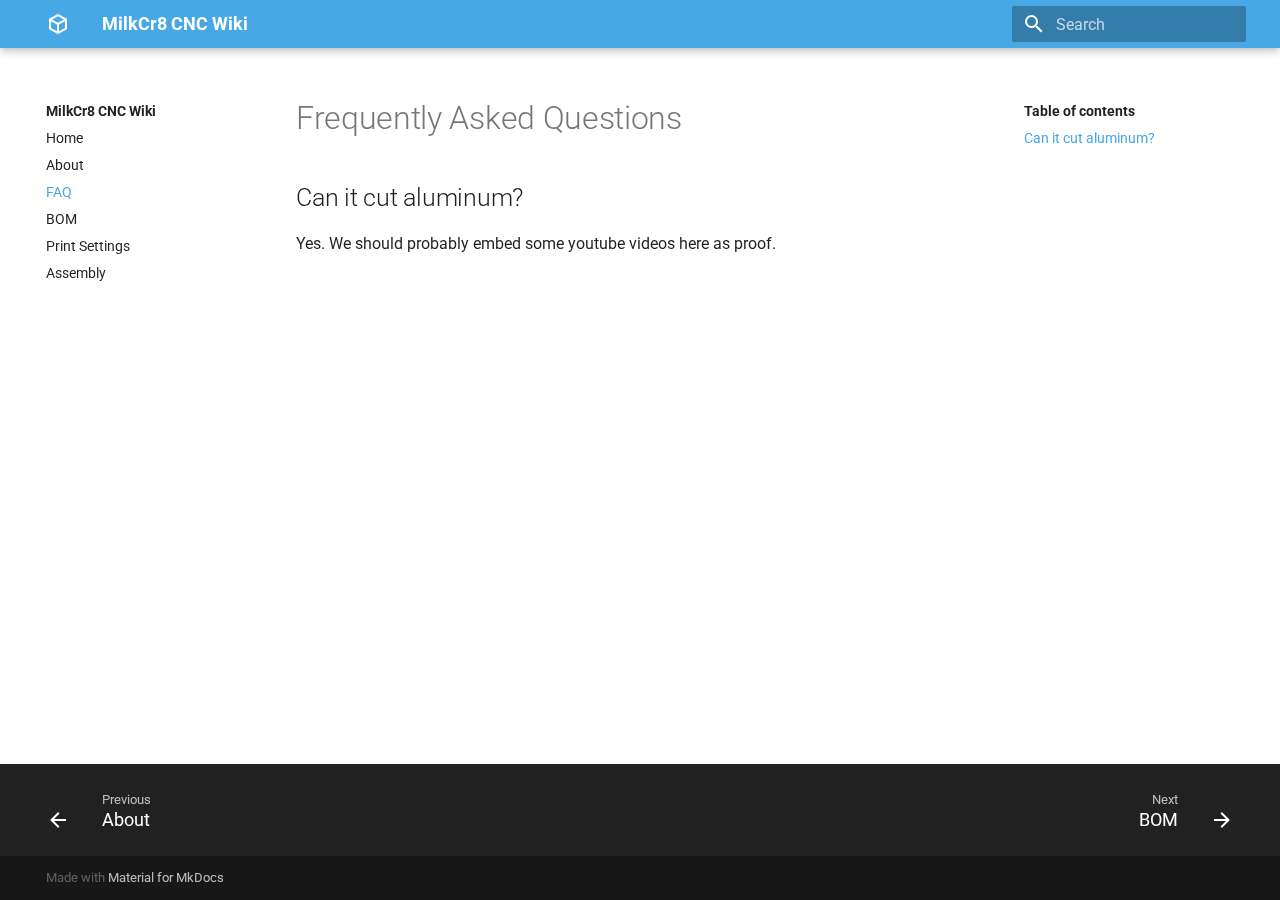
<file: faq/index.html>
<!doctype html>
<html lang="en" class="no-js">
  <head>
    
      <meta charset="utf-8">
      <meta name="viewport" content="width=device-width,initial-scale=1">
      
      
      
      <link rel="icon" href="../assets/images/favicon.png">
      <meta name="generator" content="mkdocs-1.3.0, mkdocs-material-8.2.13">
    
    
      
        <title>FAQ - MilkCr8 CNC Wiki</title>
      
    
    
      <link rel="stylesheet" href="../assets/stylesheets/main.e411adfe.min.css">
      
        
        <link rel="stylesheet" href="../assets/stylesheets/palette.cc9b2e1e.min.css">
        
      
    
    
    
      
        
        
        <link rel="preconnect" href="https://fonts.gstatic.com" crossorigin>
        <link rel="stylesheet" href="https://fonts.googleapis.com/css?family=Roboto:300,300i,400,400i,700,700i%7CRoboto+Mono:400,400i,700,700i&display=fallback">
        <style>:root{--md-text-font:"Roboto";--md-code-font:"Roboto Mono"}</style>
      
    
    
      <link rel="stylesheet" href="../stylesheets/extra.css">
    
    <script>__md_scope=new URL("..",location),__md_get=(e,_=localStorage,t=__md_scope)=>JSON.parse(_.getItem(t.pathname+"."+e)),__md_set=(e,_,t=localStorage,a=__md_scope)=>{try{t.setItem(a.pathname+"."+e,JSON.stringify(_))}catch(e){}}</script>
    
      

    
    
  </head>
  
  
    
    
    
    
    
    <body dir="ltr" data-md-color-scheme="milk-cr8" data-md-color-primary="" data-md-color-accent="">
  
    
    
    <input class="md-toggle" data-md-toggle="drawer" type="checkbox" id="__drawer" autocomplete="off">
    <input class="md-toggle" data-md-toggle="search" type="checkbox" id="__search" autocomplete="off">
    <label class="md-overlay" for="__drawer"></label>
    <div data-md-component="skip">
      
        
        <a href="#frequently-asked-questions" class="md-skip">
          Skip to content
        </a>
      
    </div>
    <div data-md-component="announce">
      
    </div>
    
    
      

<header class="md-header" data-md-component="header">
  <nav class="md-header__inner md-grid" aria-label="Header">
    <a href=".." title="MilkCr8 CNC Wiki" class="md-header__button md-logo" aria-label="MilkCr8 CNC Wiki" data-md-component="logo">
      
  
  <svg xmlns="http://www.w3.org/2000/svg" viewBox="0 0 24 24"><path d="M21 16.5c0 .38-.21.71-.53.88l-7.9 4.44c-.16.12-.36.18-.57.18-.21 0-.41-.06-.57-.18l-7.9-4.44A.991.991 0 0 1 3 16.5v-9c0-.38.21-.71.53-.88l7.9-4.44c.16-.12.36-.18.57-.18.21 0 .41.06.57.18l7.9 4.44c.32.17.53.5.53.88v9M12 4.15 6.04 7.5 12 10.85l5.96-3.35L12 4.15M5 15.91l6 3.38v-6.71L5 9.21v6.7m14 0v-6.7l-6 3.37v6.71l6-3.38Z"/></svg>

    </a>
    <label class="md-header__button md-icon" for="__drawer">
      <svg xmlns="http://www.w3.org/2000/svg" viewBox="0 0 24 24"><path d="M3 6h18v2H3V6m0 5h18v2H3v-2m0 5h18v2H3v-2Z"/></svg>
    </label>
    <div class="md-header__title" data-md-component="header-title">
      <div class="md-header__ellipsis">
        <div class="md-header__topic">
          <span class="md-ellipsis">
            MilkCr8 CNC Wiki
          </span>
        </div>
        <div class="md-header__topic" data-md-component="header-topic">
          <span class="md-ellipsis">
            
              FAQ
            
          </span>
        </div>
      </div>
    </div>
    
    
    
      <label class="md-header__button md-icon" for="__search">
        <svg xmlns="http://www.w3.org/2000/svg" viewBox="0 0 24 24"><path d="M9.5 3A6.5 6.5 0 0 1 16 9.5c0 1.61-.59 3.09-1.56 4.23l.27.27h.79l5 5-1.5 1.5-5-5v-.79l-.27-.27A6.516 6.516 0 0 1 9.5 16 6.5 6.5 0 0 1 3 9.5 6.5 6.5 0 0 1 9.5 3m0 2C7 5 5 7 5 9.5S7 14 9.5 14 14 12 14 9.5 12 5 9.5 5Z"/></svg>
      </label>
      <div class="md-search" data-md-component="search" role="dialog">
  <label class="md-search__overlay" for="__search"></label>
  <div class="md-search__inner" role="search">
    <form class="md-search__form" name="search">
      <input type="text" class="md-search__input" name="query" aria-label="Search" placeholder="Search" autocapitalize="off" autocorrect="off" autocomplete="off" spellcheck="false" data-md-component="search-query" required>
      <label class="md-search__icon md-icon" for="__search">
        <svg xmlns="http://www.w3.org/2000/svg" viewBox="0 0 24 24"><path d="M9.5 3A6.5 6.5 0 0 1 16 9.5c0 1.61-.59 3.09-1.56 4.23l.27.27h.79l5 5-1.5 1.5-5-5v-.79l-.27-.27A6.516 6.516 0 0 1 9.5 16 6.5 6.5 0 0 1 3 9.5 6.5 6.5 0 0 1 9.5 3m0 2C7 5 5 7 5 9.5S7 14 9.5 14 14 12 14 9.5 12 5 9.5 5Z"/></svg>
        <svg xmlns="http://www.w3.org/2000/svg" viewBox="0 0 24 24"><path d="M20 11v2H8l5.5 5.5-1.42 1.42L4.16 12l7.92-7.92L13.5 5.5 8 11h12Z"/></svg>
      </label>
      <nav class="md-search__options" aria-label="Search">
        
        <button type="reset" class="md-search__icon md-icon" aria-label="Clear" tabindex="-1">
          <svg xmlns="http://www.w3.org/2000/svg" viewBox="0 0 24 24"><path d="M19 6.41 17.59 5 12 10.59 6.41 5 5 6.41 10.59 12 5 17.59 6.41 19 12 13.41 17.59 19 19 17.59 13.41 12 19 6.41Z"/></svg>
        </button>
      </nav>
      
    </form>
    <div class="md-search__output">
      <div class="md-search__scrollwrap" data-md-scrollfix>
        <div class="md-search-result" data-md-component="search-result">
          <div class="md-search-result__meta">
            Initializing search
          </div>
          <ol class="md-search-result__list"></ol>
        </div>
      </div>
    </div>
  </div>
</div>
    
    
  </nav>
  
</header>
    
    <div class="md-container" data-md-component="container">
      
      
        
          
        
      
      <main class="md-main" data-md-component="main">
        <div class="md-main__inner md-grid">
          
            
              
              <div class="md-sidebar md-sidebar--primary" data-md-component="sidebar" data-md-type="navigation" >
                <div class="md-sidebar__scrollwrap">
                  <div class="md-sidebar__inner">
                    


<nav class="md-nav md-nav--primary" aria-label="Navigation" data-md-level="0">
  <label class="md-nav__title" for="__drawer">
    <a href=".." title="MilkCr8 CNC Wiki" class="md-nav__button md-logo" aria-label="MilkCr8 CNC Wiki" data-md-component="logo">
      
  
  <svg xmlns="http://www.w3.org/2000/svg" viewBox="0 0 24 24"><path d="M21 16.5c0 .38-.21.71-.53.88l-7.9 4.44c-.16.12-.36.18-.57.18-.21 0-.41-.06-.57-.18l-7.9-4.44A.991.991 0 0 1 3 16.5v-9c0-.38.21-.71.53-.88l7.9-4.44c.16-.12.36-.18.57-.18.21 0 .41.06.57.18l7.9 4.44c.32.17.53.5.53.88v9M12 4.15 6.04 7.5 12 10.85l5.96-3.35L12 4.15M5 15.91l6 3.38v-6.71L5 9.21v6.7m14 0v-6.7l-6 3.37v6.71l6-3.38Z"/></svg>

    </a>
    MilkCr8 CNC Wiki
  </label>
  
  <ul class="md-nav__list" data-md-scrollfix>
    
      
      
      

  
  
  
    <li class="md-nav__item">
      <a href=".." class="md-nav__link">
        Home
      </a>
    </li>
  

    
      
      
      

  
  
  
    <li class="md-nav__item">
      <a href="../about/" class="md-nav__link">
        About
      </a>
    </li>
  

    
      
      
      

  
  
    
  
  
    <li class="md-nav__item md-nav__item--active">
      
      <input class="md-nav__toggle md-toggle" data-md-toggle="toc" type="checkbox" id="__toc">
      
      
        
      
      
        <label class="md-nav__link md-nav__link--active" for="__toc">
          FAQ
          <span class="md-nav__icon md-icon"></span>
        </label>
      
      <a href="./" class="md-nav__link md-nav__link--active">
        FAQ
      </a>
      
        

<nav class="md-nav md-nav--secondary" aria-label="Table of contents">
  
  
  
    
  
  
    <label class="md-nav__title" for="__toc">
      <span class="md-nav__icon md-icon"></span>
      Table of contents
    </label>
    <ul class="md-nav__list" data-md-component="toc" data-md-scrollfix>
      
        <li class="md-nav__item">
  <a href="#can-it-cut-aluminum" class="md-nav__link">
    Can it cut aluminum?
  </a>
  
</li>
      
    </ul>
  
</nav>
      
    </li>
  

    
      
      
      

  
  
  
    <li class="md-nav__item">
      <a href="../bom/" class="md-nav__link">
        BOM
      </a>
    </li>
  

    
      
      
      

  
  
  
    <li class="md-nav__item">
      <a href="../printing/" class="md-nav__link">
        Print Settings
      </a>
    </li>
  

    
      
      
      

  
  
  
    <li class="md-nav__item">
      <a href="../assembly/" class="md-nav__link">
        Assembly
      </a>
    </li>
  

    
  </ul>
</nav>
                  </div>
                </div>
              </div>
            
            
              
              <div class="md-sidebar md-sidebar--secondary" data-md-component="sidebar" data-md-type="toc" >
                <div class="md-sidebar__scrollwrap">
                  <div class="md-sidebar__inner">
                    

<nav class="md-nav md-nav--secondary" aria-label="Table of contents">
  
  
  
    
  
  
    <label class="md-nav__title" for="__toc">
      <span class="md-nav__icon md-icon"></span>
      Table of contents
    </label>
    <ul class="md-nav__list" data-md-component="toc" data-md-scrollfix>
      
        <li class="md-nav__item">
  <a href="#can-it-cut-aluminum" class="md-nav__link">
    Can it cut aluminum?
  </a>
  
</li>
      
    </ul>
  
</nav>
                  </div>
                </div>
              </div>
            
          
          <div class="md-content" data-md-component="content">
            <article class="md-content__inner md-typeset">
              
                


<h1 id="frequently-asked-questions">Frequently Asked Questions</h1>
<h2 id="can-it-cut-aluminum">Can it cut aluminum?</h2>
<p>Yes. We should probably embed some youtube videos here as proof.</p>

              
            </article>
          </div>
        </div>
        
      </main>
      
        <footer class="md-footer">
  
    <nav class="md-footer__inner md-grid" aria-label="Footer">
      
        
        <a href="../about/" class="md-footer__link md-footer__link--prev" aria-label="Previous: About" rel="prev">
          <div class="md-footer__button md-icon">
            <svg xmlns="http://www.w3.org/2000/svg" viewBox="0 0 24 24"><path d="M20 11v2H8l5.5 5.5-1.42 1.42L4.16 12l7.92-7.92L13.5 5.5 8 11h12Z"/></svg>
          </div>
          <div class="md-footer__title">
            <div class="md-ellipsis">
              <span class="md-footer__direction">
                Previous
              </span>
              About
            </div>
          </div>
        </a>
      
      
        
        <a href="../bom/" class="md-footer__link md-footer__link--next" aria-label="Next: BOM" rel="next">
          <div class="md-footer__title">
            <div class="md-ellipsis">
              <span class="md-footer__direction">
                Next
              </span>
              BOM
            </div>
          </div>
          <div class="md-footer__button md-icon">
            <svg xmlns="http://www.w3.org/2000/svg" viewBox="0 0 24 24"><path d="M4 11v2h12l-5.5 5.5 1.42 1.42L19.84 12l-7.92-7.92L10.5 5.5 16 11H4Z"/></svg>
          </div>
        </a>
      
    </nav>
  
  <div class="md-footer-meta md-typeset">
    <div class="md-footer-meta__inner md-grid">
      <div class="md-copyright">
  
  
    Made with
    <a href="https://squidfunk.github.io/mkdocs-material/" target="_blank" rel="noopener">
      Material for MkDocs
    </a>
  
</div>
      
    </div>
  </div>
</footer>
      
    </div>
    <div class="md-dialog" data-md-component="dialog">
      <div class="md-dialog__inner md-typeset"></div>
    </div>
    <script id="__config" type="application/json">{"base": "..", "features": [], "search": "../assets/javascripts/workers/search.2a1c317c.min.js", "translations": {"clipboard.copied": "Copied to clipboard", "clipboard.copy": "Copy to clipboard", "search.config.lang": "en", "search.config.pipeline": "trimmer, stopWordFilter", "search.config.separator": "[\\s\\-]+", "search.placeholder": "Search", "search.result.more.one": "1 more on this page", "search.result.more.other": "# more on this page", "search.result.none": "No matching documents", "search.result.one": "1 matching document", "search.result.other": "# matching documents", "search.result.placeholder": "Type to start searching", "search.result.term.missing": "Missing", "select.version.title": "Select version"}}</script>
    
    
      <script src="../assets/javascripts/bundle.ed9748b7.min.js"></script>
      
    
  </body>
</html>
</file>
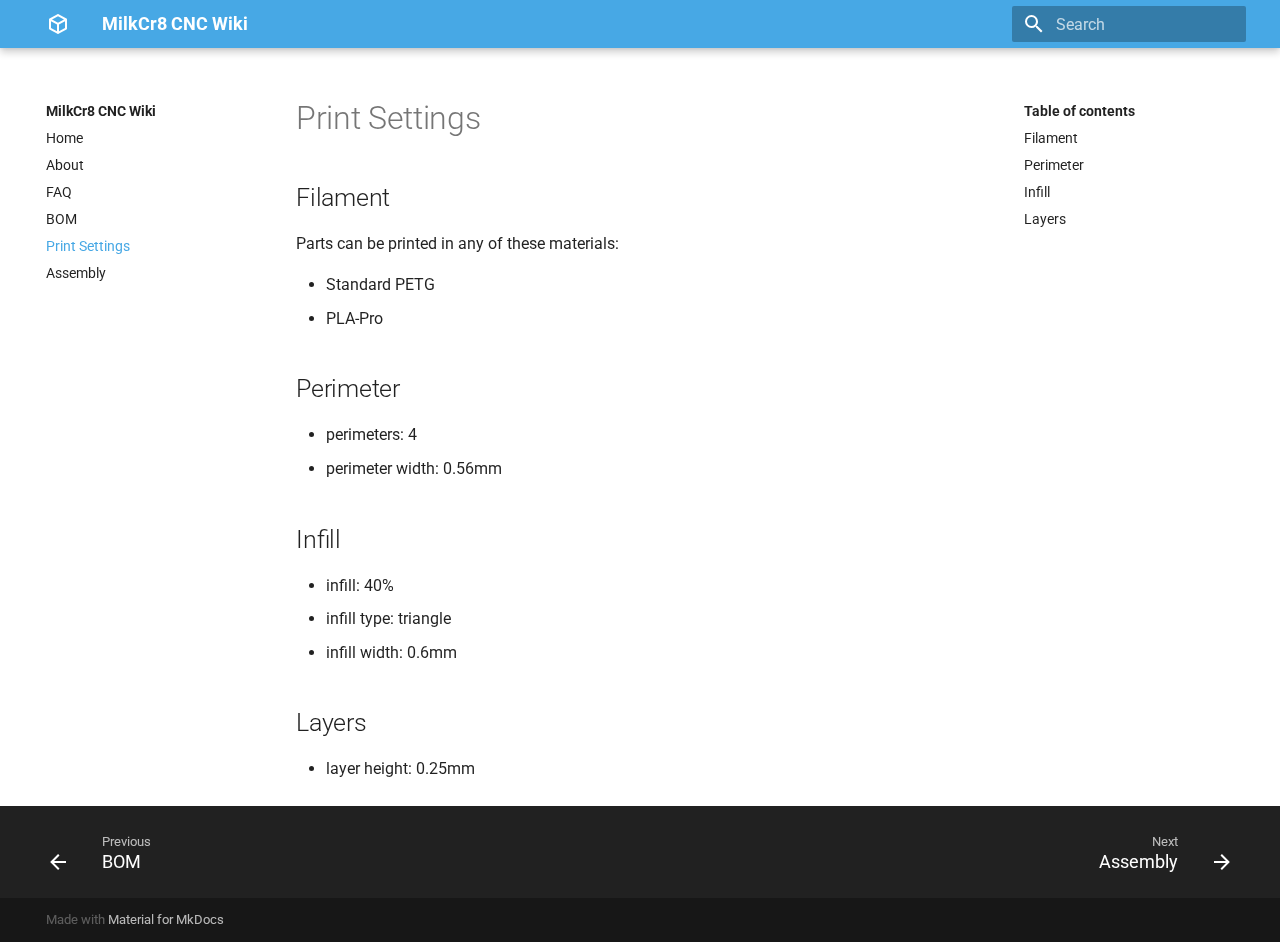
<file: printing/index.html>
<!doctype html>
<html lang="en" class="no-js">
  <head>
    
      <meta charset="utf-8">
      <meta name="viewport" content="width=device-width,initial-scale=1">
      
      
      
      <link rel="icon" href="../assets/images/favicon.png">
      <meta name="generator" content="mkdocs-1.3.0, mkdocs-material-8.2.13">
    
    
      
        <title>Print Settings - MilkCr8 CNC Wiki</title>
      
    
    
      <link rel="stylesheet" href="../assets/stylesheets/main.e411adfe.min.css">
      
        
        <link rel="stylesheet" href="../assets/stylesheets/palette.cc9b2e1e.min.css">
        
      
    
    
    
      
        
        
        <link rel="preconnect" href="https://fonts.gstatic.com" crossorigin>
        <link rel="stylesheet" href="https://fonts.googleapis.com/css?family=Roboto:300,300i,400,400i,700,700i%7CRoboto+Mono:400,400i,700,700i&display=fallback">
        <style>:root{--md-text-font:"Roboto";--md-code-font:"Roboto Mono"}</style>
      
    
    
      <link rel="stylesheet" href="../stylesheets/extra.css">
    
    <script>__md_scope=new URL("..",location),__md_get=(e,_=localStorage,t=__md_scope)=>JSON.parse(_.getItem(t.pathname+"."+e)),__md_set=(e,_,t=localStorage,a=__md_scope)=>{try{t.setItem(a.pathname+"."+e,JSON.stringify(_))}catch(e){}}</script>
    
      

    
    
  </head>
  
  
    
    
    
    
    
    <body dir="ltr" data-md-color-scheme="milk-cr8" data-md-color-primary="" data-md-color-accent="">
  
    
    
    <input class="md-toggle" data-md-toggle="drawer" type="checkbox" id="__drawer" autocomplete="off">
    <input class="md-toggle" data-md-toggle="search" type="checkbox" id="__search" autocomplete="off">
    <label class="md-overlay" for="__drawer"></label>
    <div data-md-component="skip">
      
        
        <a href="#print-settings" class="md-skip">
          Skip to content
        </a>
      
    </div>
    <div data-md-component="announce">
      
    </div>
    
    
      

<header class="md-header" data-md-component="header">
  <nav class="md-header__inner md-grid" aria-label="Header">
    <a href=".." title="MilkCr8 CNC Wiki" class="md-header__button md-logo" aria-label="MilkCr8 CNC Wiki" data-md-component="logo">
      
  
  <svg xmlns="http://www.w3.org/2000/svg" viewBox="0 0 24 24"><path d="M21 16.5c0 .38-.21.71-.53.88l-7.9 4.44c-.16.12-.36.18-.57.18-.21 0-.41-.06-.57-.18l-7.9-4.44A.991.991 0 0 1 3 16.5v-9c0-.38.21-.71.53-.88l7.9-4.44c.16-.12.36-.18.57-.18.21 0 .41.06.57.18l7.9 4.44c.32.17.53.5.53.88v9M12 4.15 6.04 7.5 12 10.85l5.96-3.35L12 4.15M5 15.91l6 3.38v-6.71L5 9.21v6.7m14 0v-6.7l-6 3.37v6.71l6-3.38Z"/></svg>

    </a>
    <label class="md-header__button md-icon" for="__drawer">
      <svg xmlns="http://www.w3.org/2000/svg" viewBox="0 0 24 24"><path d="M3 6h18v2H3V6m0 5h18v2H3v-2m0 5h18v2H3v-2Z"/></svg>
    </label>
    <div class="md-header__title" data-md-component="header-title">
      <div class="md-header__ellipsis">
        <div class="md-header__topic">
          <span class="md-ellipsis">
            MilkCr8 CNC Wiki
          </span>
        </div>
        <div class="md-header__topic" data-md-component="header-topic">
          <span class="md-ellipsis">
            
              Print Settings
            
          </span>
        </div>
      </div>
    </div>
    
    
    
      <label class="md-header__button md-icon" for="__search">
        <svg xmlns="http://www.w3.org/2000/svg" viewBox="0 0 24 24"><path d="M9.5 3A6.5 6.5 0 0 1 16 9.5c0 1.61-.59 3.09-1.56 4.23l.27.27h.79l5 5-1.5 1.5-5-5v-.79l-.27-.27A6.516 6.516 0 0 1 9.5 16 6.5 6.5 0 0 1 3 9.5 6.5 6.5 0 0 1 9.5 3m0 2C7 5 5 7 5 9.5S7 14 9.5 14 14 12 14 9.5 12 5 9.5 5Z"/></svg>
      </label>
      <div class="md-search" data-md-component="search" role="dialog">
  <label class="md-search__overlay" for="__search"></label>
  <div class="md-search__inner" role="search">
    <form class="md-search__form" name="search">
      <input type="text" class="md-search__input" name="query" aria-label="Search" placeholder="Search" autocapitalize="off" autocorrect="off" autocomplete="off" spellcheck="false" data-md-component="search-query" required>
      <label class="md-search__icon md-icon" for="__search">
        <svg xmlns="http://www.w3.org/2000/svg" viewBox="0 0 24 24"><path d="M9.5 3A6.5 6.5 0 0 1 16 9.5c0 1.61-.59 3.09-1.56 4.23l.27.27h.79l5 5-1.5 1.5-5-5v-.79l-.27-.27A6.516 6.516 0 0 1 9.5 16 6.5 6.5 0 0 1 3 9.5 6.5 6.5 0 0 1 9.5 3m0 2C7 5 5 7 5 9.5S7 14 9.5 14 14 12 14 9.5 12 5 9.5 5Z"/></svg>
        <svg xmlns="http://www.w3.org/2000/svg" viewBox="0 0 24 24"><path d="M20 11v2H8l5.5 5.5-1.42 1.42L4.16 12l7.92-7.92L13.5 5.5 8 11h12Z"/></svg>
      </label>
      <nav class="md-search__options" aria-label="Search">
        
        <button type="reset" class="md-search__icon md-icon" aria-label="Clear" tabindex="-1">
          <svg xmlns="http://www.w3.org/2000/svg" viewBox="0 0 24 24"><path d="M19 6.41 17.59 5 12 10.59 6.41 5 5 6.41 10.59 12 5 17.59 6.41 19 12 13.41 17.59 19 19 17.59 13.41 12 19 6.41Z"/></svg>
        </button>
      </nav>
      
    </form>
    <div class="md-search__output">
      <div class="md-search__scrollwrap" data-md-scrollfix>
        <div class="md-search-result" data-md-component="search-result">
          <div class="md-search-result__meta">
            Initializing search
          </div>
          <ol class="md-search-result__list"></ol>
        </div>
      </div>
    </div>
  </div>
</div>
    
    
  </nav>
  
</header>
    
    <div class="md-container" data-md-component="container">
      
      
        
          
        
      
      <main class="md-main" data-md-component="main">
        <div class="md-main__inner md-grid">
          
            
              
              <div class="md-sidebar md-sidebar--primary" data-md-component="sidebar" data-md-type="navigation" >
                <div class="md-sidebar__scrollwrap">
                  <div class="md-sidebar__inner">
                    


<nav class="md-nav md-nav--primary" aria-label="Navigation" data-md-level="0">
  <label class="md-nav__title" for="__drawer">
    <a href=".." title="MilkCr8 CNC Wiki" class="md-nav__button md-logo" aria-label="MilkCr8 CNC Wiki" data-md-component="logo">
      
  
  <svg xmlns="http://www.w3.org/2000/svg" viewBox="0 0 24 24"><path d="M21 16.5c0 .38-.21.71-.53.88l-7.9 4.44c-.16.12-.36.18-.57.18-.21 0-.41-.06-.57-.18l-7.9-4.44A.991.991 0 0 1 3 16.5v-9c0-.38.21-.71.53-.88l7.9-4.44c.16-.12.36-.18.57-.18.21 0 .41.06.57.18l7.9 4.44c.32.17.53.5.53.88v9M12 4.15 6.04 7.5 12 10.85l5.96-3.35L12 4.15M5 15.91l6 3.38v-6.71L5 9.21v6.7m14 0v-6.7l-6 3.37v6.71l6-3.38Z"/></svg>

    </a>
    MilkCr8 CNC Wiki
  </label>
  
  <ul class="md-nav__list" data-md-scrollfix>
    
      
      
      

  
  
  
    <li class="md-nav__item">
      <a href=".." class="md-nav__link">
        Home
      </a>
    </li>
  

    
      
      
      

  
  
  
    <li class="md-nav__item">
      <a href="../about/" class="md-nav__link">
        About
      </a>
    </li>
  

    
      
      
      

  
  
  
    <li class="md-nav__item">
      <a href="../faq/" class="md-nav__link">
        FAQ
      </a>
    </li>
  

    
      
      
      

  
  
  
    <li class="md-nav__item">
      <a href="../bom/" class="md-nav__link">
        BOM
      </a>
    </li>
  

    
      
      
      

  
  
    
  
  
    <li class="md-nav__item md-nav__item--active">
      
      <input class="md-nav__toggle md-toggle" data-md-toggle="toc" type="checkbox" id="__toc">
      
      
        
      
      
        <label class="md-nav__link md-nav__link--active" for="__toc">
          Print Settings
          <span class="md-nav__icon md-icon"></span>
        </label>
      
      <a href="./" class="md-nav__link md-nav__link--active">
        Print Settings
      </a>
      
        

<nav class="md-nav md-nav--secondary" aria-label="Table of contents">
  
  
  
    
  
  
    <label class="md-nav__title" for="__toc">
      <span class="md-nav__icon md-icon"></span>
      Table of contents
    </label>
    <ul class="md-nav__list" data-md-component="toc" data-md-scrollfix>
      
        <li class="md-nav__item">
  <a href="#filament" class="md-nav__link">
    Filament
  </a>
  
</li>
      
        <li class="md-nav__item">
  <a href="#perimeter" class="md-nav__link">
    Perimeter
  </a>
  
</li>
      
        <li class="md-nav__item">
  <a href="#infill" class="md-nav__link">
    Infill
  </a>
  
</li>
      
        <li class="md-nav__item">
  <a href="#layers" class="md-nav__link">
    Layers
  </a>
  
</li>
      
    </ul>
  
</nav>
      
    </li>
  

    
      
      
      

  
  
  
    <li class="md-nav__item">
      <a href="../assembly/" class="md-nav__link">
        Assembly
      </a>
    </li>
  

    
  </ul>
</nav>
                  </div>
                </div>
              </div>
            
            
              
              <div class="md-sidebar md-sidebar--secondary" data-md-component="sidebar" data-md-type="toc" >
                <div class="md-sidebar__scrollwrap">
                  <div class="md-sidebar__inner">
                    

<nav class="md-nav md-nav--secondary" aria-label="Table of contents">
  
  
  
    
  
  
    <label class="md-nav__title" for="__toc">
      <span class="md-nav__icon md-icon"></span>
      Table of contents
    </label>
    <ul class="md-nav__list" data-md-component="toc" data-md-scrollfix>
      
        <li class="md-nav__item">
  <a href="#filament" class="md-nav__link">
    Filament
  </a>
  
</li>
      
        <li class="md-nav__item">
  <a href="#perimeter" class="md-nav__link">
    Perimeter
  </a>
  
</li>
      
        <li class="md-nav__item">
  <a href="#infill" class="md-nav__link">
    Infill
  </a>
  
</li>
      
        <li class="md-nav__item">
  <a href="#layers" class="md-nav__link">
    Layers
  </a>
  
</li>
      
    </ul>
  
</nav>
                  </div>
                </div>
              </div>
            
          
          <div class="md-content" data-md-component="content">
            <article class="md-content__inner md-typeset">
              
                


<h1 id="print-settings">Print Settings</h1>
<h2 id="filament">Filament</h2>
<p>Parts can be printed in any of these materials:</p>
<ul>
<li>Standard PETG</li>
<li>PLA-Pro</li>
</ul>
<h2 id="perimeter">Perimeter</h2>
<ul>
<li>perimeters: 4</li>
<li>perimeter width: 0.56mm</li>
</ul>
<h2 id="infill">Infill</h2>
<ul>
<li>infill: 40%</li>
<li>infill type: triangle</li>
<li>infill width: 0.6mm</li>
</ul>
<h2 id="layers">Layers</h2>
<ul>
<li>layer height: 0.25mm</li>
</ul>

              
            </article>
          </div>
        </div>
        
      </main>
      
        <footer class="md-footer">
  
    <nav class="md-footer__inner md-grid" aria-label="Footer">
      
        
        <a href="../bom/" class="md-footer__link md-footer__link--prev" aria-label="Previous: BOM" rel="prev">
          <div class="md-footer__button md-icon">
            <svg xmlns="http://www.w3.org/2000/svg" viewBox="0 0 24 24"><path d="M20 11v2H8l5.5 5.5-1.42 1.42L4.16 12l7.92-7.92L13.5 5.5 8 11h12Z"/></svg>
          </div>
          <div class="md-footer__title">
            <div class="md-ellipsis">
              <span class="md-footer__direction">
                Previous
              </span>
              BOM
            </div>
          </div>
        </a>
      
      
        
        <a href="../assembly/" class="md-footer__link md-footer__link--next" aria-label="Next: Assembly" rel="next">
          <div class="md-footer__title">
            <div class="md-ellipsis">
              <span class="md-footer__direction">
                Next
              </span>
              Assembly
            </div>
          </div>
          <div class="md-footer__button md-icon">
            <svg xmlns="http://www.w3.org/2000/svg" viewBox="0 0 24 24"><path d="M4 11v2h12l-5.5 5.5 1.42 1.42L19.84 12l-7.92-7.92L10.5 5.5 16 11H4Z"/></svg>
          </div>
        </a>
      
    </nav>
  
  <div class="md-footer-meta md-typeset">
    <div class="md-footer-meta__inner md-grid">
      <div class="md-copyright">
  
  
    Made with
    <a href="https://squidfunk.github.io/mkdocs-material/" target="_blank" rel="noopener">
      Material for MkDocs
    </a>
  
</div>
      
    </div>
  </div>
</footer>
      
    </div>
    <div class="md-dialog" data-md-component="dialog">
      <div class="md-dialog__inner md-typeset"></div>
    </div>
    <script id="__config" type="application/json">{"base": "..", "features": [], "search": "../assets/javascripts/workers/search.2a1c317c.min.js", "translations": {"clipboard.copied": "Copied to clipboard", "clipboard.copy": "Copy to clipboard", "search.config.lang": "en", "search.config.pipeline": "trimmer, stopWordFilter", "search.config.separator": "[\\s\\-]+", "search.placeholder": "Search", "search.result.more.one": "1 more on this page", "search.result.more.other": "# more on this page", "search.result.none": "No matching documents", "search.result.one": "1 matching document", "search.result.other": "# matching documents", "search.result.placeholder": "Type to start searching", "search.result.term.missing": "Missing", "select.version.title": "Select version"}}</script>
    
    
      <script src="../assets/javascripts/bundle.ed9748b7.min.js"></script>
      
    
  </body>
</html>
</file>
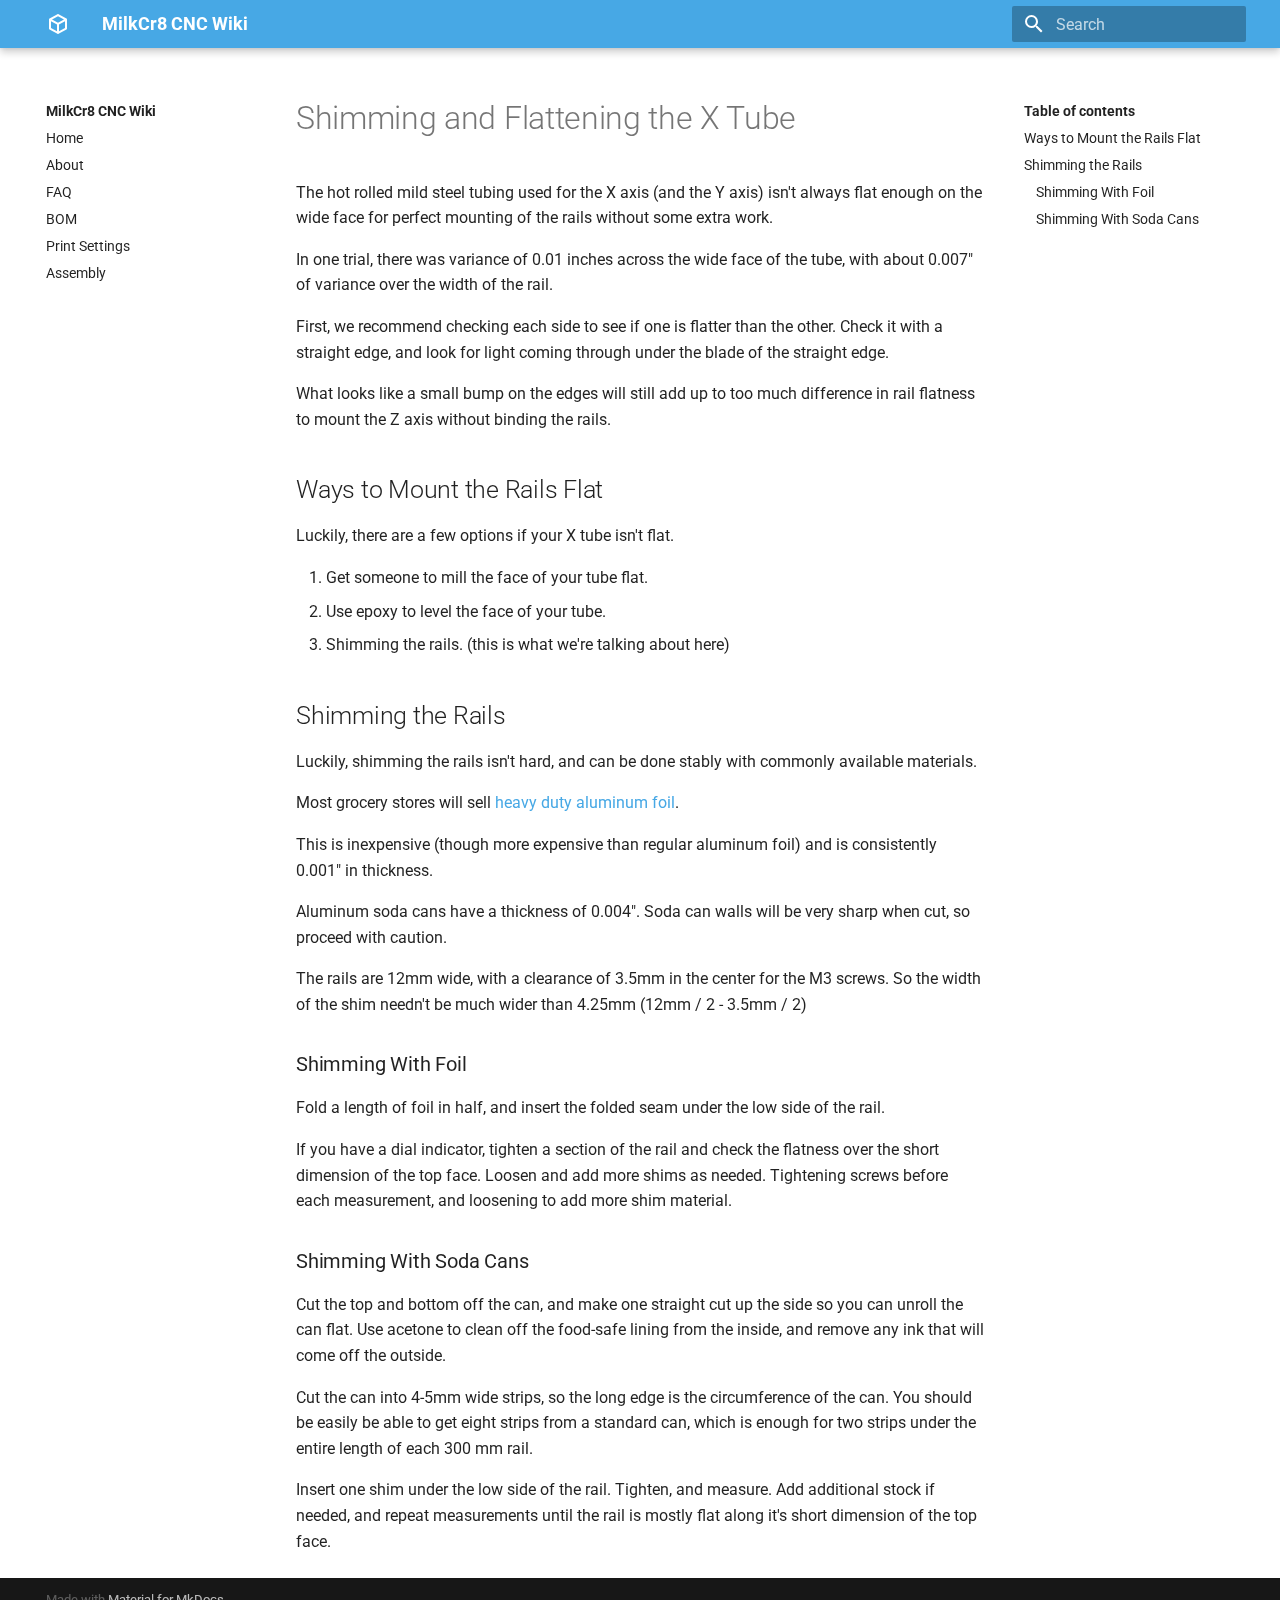
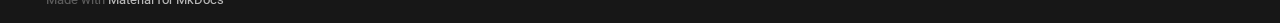
<file: shimming/index.html>
<!doctype html>
<html lang="en" class="no-js">
  <head>
    
      <meta charset="utf-8">
      <meta name="viewport" content="width=device-width,initial-scale=1">
      
      
      
      <link rel="icon" href="../assets/images/favicon.png">
      <meta name="generator" content="mkdocs-1.3.0, mkdocs-material-8.2.13">
    
    
      
        <title>Shimming and Flattening the X Tube - MilkCr8 CNC Wiki</title>
      
    
    
      <link rel="stylesheet" href="../assets/stylesheets/main.e411adfe.min.css">
      
        
        <link rel="stylesheet" href="../assets/stylesheets/palette.cc9b2e1e.min.css">
        
      
    
    
    
      
        
        
        <link rel="preconnect" href="https://fonts.gstatic.com" crossorigin>
        <link rel="stylesheet" href="https://fonts.googleapis.com/css?family=Roboto:300,300i,400,400i,700,700i%7CRoboto+Mono:400,400i,700,700i&display=fallback">
        <style>:root{--md-text-font:"Roboto";--md-code-font:"Roboto Mono"}</style>
      
    
    
      <link rel="stylesheet" href="../stylesheets/extra.css">
    
    <script>__md_scope=new URL("..",location),__md_get=(e,_=localStorage,t=__md_scope)=>JSON.parse(_.getItem(t.pathname+"."+e)),__md_set=(e,_,t=localStorage,a=__md_scope)=>{try{t.setItem(a.pathname+"."+e,JSON.stringify(_))}catch(e){}}</script>
    
      

    
    
  </head>
  
  
    
    
    
    
    
    <body dir="ltr" data-md-color-scheme="milk-cr8" data-md-color-primary="" data-md-color-accent="">
  
    
    
    <input class="md-toggle" data-md-toggle="drawer" type="checkbox" id="__drawer" autocomplete="off">
    <input class="md-toggle" data-md-toggle="search" type="checkbox" id="__search" autocomplete="off">
    <label class="md-overlay" for="__drawer"></label>
    <div data-md-component="skip">
      
        
        <a href="#shimming-and-flattening-the-x-tube" class="md-skip">
          Skip to content
        </a>
      
    </div>
    <div data-md-component="announce">
      
    </div>
    
    
      

<header class="md-header" data-md-component="header">
  <nav class="md-header__inner md-grid" aria-label="Header">
    <a href=".." title="MilkCr8 CNC Wiki" class="md-header__button md-logo" aria-label="MilkCr8 CNC Wiki" data-md-component="logo">
      
  
  <svg xmlns="http://www.w3.org/2000/svg" viewBox="0 0 24 24"><path d="M21 16.5c0 .38-.21.71-.53.88l-7.9 4.44c-.16.12-.36.18-.57.18-.21 0-.41-.06-.57-.18l-7.9-4.44A.991.991 0 0 1 3 16.5v-9c0-.38.21-.71.53-.88l7.9-4.44c.16-.12.36-.18.57-.18.21 0 .41.06.57.18l7.9 4.44c.32.17.53.5.53.88v9M12 4.15 6.04 7.5 12 10.85l5.96-3.35L12 4.15M5 15.91l6 3.38v-6.71L5 9.21v6.7m14 0v-6.7l-6 3.37v6.71l6-3.38Z"/></svg>

    </a>
    <label class="md-header__button md-icon" for="__drawer">
      <svg xmlns="http://www.w3.org/2000/svg" viewBox="0 0 24 24"><path d="M3 6h18v2H3V6m0 5h18v2H3v-2m0 5h18v2H3v-2Z"/></svg>
    </label>
    <div class="md-header__title" data-md-component="header-title">
      <div class="md-header__ellipsis">
        <div class="md-header__topic">
          <span class="md-ellipsis">
            MilkCr8 CNC Wiki
          </span>
        </div>
        <div class="md-header__topic" data-md-component="header-topic">
          <span class="md-ellipsis">
            
              Shimming and Flattening the X Tube
            
          </span>
        </div>
      </div>
    </div>
    
    
    
      <label class="md-header__button md-icon" for="__search">
        <svg xmlns="http://www.w3.org/2000/svg" viewBox="0 0 24 24"><path d="M9.5 3A6.5 6.5 0 0 1 16 9.5c0 1.61-.59 3.09-1.56 4.23l.27.27h.79l5 5-1.5 1.5-5-5v-.79l-.27-.27A6.516 6.516 0 0 1 9.5 16 6.5 6.5 0 0 1 3 9.5 6.5 6.5 0 0 1 9.5 3m0 2C7 5 5 7 5 9.5S7 14 9.5 14 14 12 14 9.5 12 5 9.5 5Z"/></svg>
      </label>
      <div class="md-search" data-md-component="search" role="dialog">
  <label class="md-search__overlay" for="__search"></label>
  <div class="md-search__inner" role="search">
    <form class="md-search__form" name="search">
      <input type="text" class="md-search__input" name="query" aria-label="Search" placeholder="Search" autocapitalize="off" autocorrect="off" autocomplete="off" spellcheck="false" data-md-component="search-query" required>
      <label class="md-search__icon md-icon" for="__search">
        <svg xmlns="http://www.w3.org/2000/svg" viewBox="0 0 24 24"><path d="M9.5 3A6.5 6.5 0 0 1 16 9.5c0 1.61-.59 3.09-1.56 4.23l.27.27h.79l5 5-1.5 1.5-5-5v-.79l-.27-.27A6.516 6.516 0 0 1 9.5 16 6.5 6.5 0 0 1 3 9.5 6.5 6.5 0 0 1 9.5 3m0 2C7 5 5 7 5 9.5S7 14 9.5 14 14 12 14 9.5 12 5 9.5 5Z"/></svg>
        <svg xmlns="http://www.w3.org/2000/svg" viewBox="0 0 24 24"><path d="M20 11v2H8l5.5 5.5-1.42 1.42L4.16 12l7.92-7.92L13.5 5.5 8 11h12Z"/></svg>
      </label>
      <nav class="md-search__options" aria-label="Search">
        
        <button type="reset" class="md-search__icon md-icon" aria-label="Clear" tabindex="-1">
          <svg xmlns="http://www.w3.org/2000/svg" viewBox="0 0 24 24"><path d="M19 6.41 17.59 5 12 10.59 6.41 5 5 6.41 10.59 12 5 17.59 6.41 19 12 13.41 17.59 19 19 17.59 13.41 12 19 6.41Z"/></svg>
        </button>
      </nav>
      
    </form>
    <div class="md-search__output">
      <div class="md-search__scrollwrap" data-md-scrollfix>
        <div class="md-search-result" data-md-component="search-result">
          <div class="md-search-result__meta">
            Initializing search
          </div>
          <ol class="md-search-result__list"></ol>
        </div>
      </div>
    </div>
  </div>
</div>
    
    
  </nav>
  
</header>
    
    <div class="md-container" data-md-component="container">
      
      
        
          
        
      
      <main class="md-main" data-md-component="main">
        <div class="md-main__inner md-grid">
          
            
              
              <div class="md-sidebar md-sidebar--primary" data-md-component="sidebar" data-md-type="navigation" >
                <div class="md-sidebar__scrollwrap">
                  <div class="md-sidebar__inner">
                    


<nav class="md-nav md-nav--primary" aria-label="Navigation" data-md-level="0">
  <label class="md-nav__title" for="__drawer">
    <a href=".." title="MilkCr8 CNC Wiki" class="md-nav__button md-logo" aria-label="MilkCr8 CNC Wiki" data-md-component="logo">
      
  
  <svg xmlns="http://www.w3.org/2000/svg" viewBox="0 0 24 24"><path d="M21 16.5c0 .38-.21.71-.53.88l-7.9 4.44c-.16.12-.36.18-.57.18-.21 0-.41-.06-.57-.18l-7.9-4.44A.991.991 0 0 1 3 16.5v-9c0-.38.21-.71.53-.88l7.9-4.44c.16-.12.36-.18.57-.18.21 0 .41.06.57.18l7.9 4.44c.32.17.53.5.53.88v9M12 4.15 6.04 7.5 12 10.85l5.96-3.35L12 4.15M5 15.91l6 3.38v-6.71L5 9.21v6.7m14 0v-6.7l-6 3.37v6.71l6-3.38Z"/></svg>

    </a>
    MilkCr8 CNC Wiki
  </label>
  
  <ul class="md-nav__list" data-md-scrollfix>
    
      
      
      

  
  
  
    <li class="md-nav__item">
      <a href=".." class="md-nav__link">
        Home
      </a>
    </li>
  

    
      
      
      

  
  
  
    <li class="md-nav__item">
      <a href="../about/" class="md-nav__link">
        About
      </a>
    </li>
  

    
      
      
      

  
  
  
    <li class="md-nav__item">
      <a href="../faq/" class="md-nav__link">
        FAQ
      </a>
    </li>
  

    
      
      
      

  
  
  
    <li class="md-nav__item">
      <a href="../bom/" class="md-nav__link">
        BOM
      </a>
    </li>
  

    
      
      
      

  
  
  
    <li class="md-nav__item">
      <a href="../printing/" class="md-nav__link">
        Print Settings
      </a>
    </li>
  

    
      
      
      

  
  
  
    <li class="md-nav__item">
      <a href="../assembly/" class="md-nav__link">
        Assembly
      </a>
    </li>
  

    
  </ul>
</nav>
                  </div>
                </div>
              </div>
            
            
              
              <div class="md-sidebar md-sidebar--secondary" data-md-component="sidebar" data-md-type="toc" >
                <div class="md-sidebar__scrollwrap">
                  <div class="md-sidebar__inner">
                    

<nav class="md-nav md-nav--secondary" aria-label="Table of contents">
  
  
  
    
  
  
    <label class="md-nav__title" for="__toc">
      <span class="md-nav__icon md-icon"></span>
      Table of contents
    </label>
    <ul class="md-nav__list" data-md-component="toc" data-md-scrollfix>
      
        <li class="md-nav__item">
  <a href="#ways-to-mount-the-rails-flat" class="md-nav__link">
    Ways to Mount the Rails Flat
  </a>
  
</li>
      
        <li class="md-nav__item">
  <a href="#shimming-the-rails" class="md-nav__link">
    Shimming the Rails
  </a>
  
    <nav class="md-nav" aria-label="Shimming the Rails">
      <ul class="md-nav__list">
        
          <li class="md-nav__item">
  <a href="#shimming-with-foil" class="md-nav__link">
    Shimming With Foil
  </a>
  
</li>
        
          <li class="md-nav__item">
  <a href="#shimming-with-soda-cans" class="md-nav__link">
    Shimming With Soda Cans
  </a>
  
</li>
        
      </ul>
    </nav>
  
</li>
      
    </ul>
  
</nav>
                  </div>
                </div>
              </div>
            
          
          <div class="md-content" data-md-component="content">
            <article class="md-content__inner md-typeset">
              
                


<h1 id="shimming-and-flattening-the-x-tube">Shimming and Flattening the X Tube</h1>
<p>The hot rolled mild steel tubing used for the X axis (and the Y axis) isn't always flat enough on the wide face for perfect mounting of the rails without some extra work. </p>
<p>In one trial, there was variance of 0.01 inches across the wide face of the tube, with about 0.007" of variance over the width of the rail. </p>
<p>First, we recommend checking each side to see if one is flatter than the other. Check it with a straight edge, and look for light coming through under the blade of the straight edge.</p>
<p>What looks like a small bump on the edges will still add up to too much difference in rail flatness to mount the Z axis without binding the rails.</p>
<h2 id="ways-to-mount-the-rails-flat">Ways to Mount the Rails Flat</h2>
<p>Luckily, there are a few options if your X tube isn't flat.</p>
<ol>
<li>Get someone to mill the face of your tube flat. </li>
<li>Use epoxy to level the face of your tube.</li>
<li>Shimming the rails. (this is what we're talking about here)</li>
</ol>
<h2 id="shimming-the-rails">Shimming the Rails</h2>
<p>Luckily, shimming the rails isn't hard, and can be done stably with commonly available materials.</p>
<p>Most grocery stores will sell <a href="https://www.reynoldsbrands.com/products/aluminum-foil/heavy-duty-foil">heavy duty aluminum foil</a>. </p>
<p>This is inexpensive (though more expensive than regular aluminum foil) and is consistently 0.001" in thickness.</p>
<p>Aluminum soda cans have a thickness of 0.004". Soda can walls will be very sharp when cut, so proceed with caution.</p>
<p>The rails are 12mm wide, with a clearance of 3.5mm in the center for the M3 screws. So the width of the shim needn't be much wider than 4.25mm (12mm / 2 - 3.5mm / 2)</p>
<h3 id="shimming-with-foil">Shimming With Foil</h3>
<p>Fold a length of foil in half, and insert the folded seam under the low side of the rail. </p>
<p>If you have a dial indicator, tighten a section of the rail and check the flatness over the short dimension of the top face. Loosen and add more shims as needed. Tightening screws before each measurement, and loosening to add more shim material.</p>
<h3 id="shimming-with-soda-cans">Shimming With Soda Cans</h3>
<p>Cut the top and bottom off the can, and make one straight cut up the side so you can unroll the can flat. Use acetone to clean off the food-safe lining from the inside, and remove any ink that will come off the outside. </p>
<p>Cut the can into 4-5mm wide strips, so the long edge is the circumference of the can. You should be easily be able to get eight strips from a standard can, which is enough for two strips under the entire length of each 300 mm rail. </p>
<p>Insert one shim under the low side of the rail. Tighten, and measure. Add additional stock if needed, and repeat measurements until the rail is mostly flat along it's short dimension of the top face.</p>

              
            </article>
          </div>
        </div>
        
      </main>
      
        <footer class="md-footer">
  
  <div class="md-footer-meta md-typeset">
    <div class="md-footer-meta__inner md-grid">
      <div class="md-copyright">
  
  
    Made with
    <a href="https://squidfunk.github.io/mkdocs-material/" target="_blank" rel="noopener">
      Material for MkDocs
    </a>
  
</div>
      
    </div>
  </div>
</footer>
      
    </div>
    <div class="md-dialog" data-md-component="dialog">
      <div class="md-dialog__inner md-typeset"></div>
    </div>
    <script id="__config" type="application/json">{"base": "..", "features": [], "search": "../assets/javascripts/workers/search.2a1c317c.min.js", "translations": {"clipboard.copied": "Copied to clipboard", "clipboard.copy": "Copy to clipboard", "search.config.lang": "en", "search.config.pipeline": "trimmer, stopWordFilter", "search.config.separator": "[\\s\\-]+", "search.placeholder": "Search", "search.result.more.one": "1 more on this page", "search.result.more.other": "# more on this page", "search.result.none": "No matching documents", "search.result.one": "1 matching document", "search.result.other": "# matching documents", "search.result.placeholder": "Type to start searching", "search.result.term.missing": "Missing", "select.version.title": "Select version"}}</script>
    
    
      <script src="../assets/javascripts/bundle.ed9748b7.min.js"></script>
      
    
  </body>
</html>
</file>
<file: stylesheets/extra.css>
/* old red theme 
[data-md-color-scheme="milk-cr8"] {
    --md-primary-fg-color:        #ed1c24;
    --md-primary-fg-color--light: #ECB7B7;
    --md-primary-fg-color--dark:  #90030C;
  } */

  [data-md-color-scheme="milk-cr8"] {
    --md-primary-fg-color:        #47A8E5;
    --md-primary-fg-color--light: #80d6ff;
    --md-primary-fg-color--dark:  #0077c2;
  }
</file>
<file: assets/stylesheets/main.e411adfe.min.css>
@charset "UTF-8";html{-webkit-text-size-adjust:none;-moz-text-size-adjust:none;-ms-text-size-adjust:none;text-size-adjust:none;box-sizing:border-box}*,:after,:before{box-sizing:inherit}@media (prefers-reduced-motion){*,:after,:before{transition:none!important}}body{margin:0}a,button,input,label{-webkit-tap-highlight-color:transparent}a{color:inherit;text-decoration:none}hr{border:0;box-sizing:initial;display:block;height:.05rem;overflow:visible;padding:0}small{font-size:80%}sub,sup{line-height:1em}img{border-style:none}table{border-collapse:initial;border-spacing:0}td,th{font-weight:400;vertical-align:top}button{background:transparent;border:0;font-family:inherit;font-size:inherit;margin:0;padding:0}input{border:0;outline:none}:root{--md-default-fg-color:rgba(0,0,0,.87);--md-default-fg-color--light:rgba(0,0,0,.54);--md-default-fg-color--lighter:rgba(0,0,0,.32);--md-default-fg-color--lightest:rgba(0,0,0,.07);--md-default-bg-color:#fff;--md-default-bg-color--light:hsla(0,0%,100%,.7);--md-default-bg-color--lighter:hsla(0,0%,100%,.3);--md-default-bg-color--lightest:hsla(0,0%,100%,.12);--md-primary-fg-color:#4051b5;--md-primary-fg-color--light:#5d6cc0;--md-primary-fg-color--dark:#303fa1;--md-primary-bg-color:#fff;--md-primary-bg-color--light:hsla(0,0%,100%,.7);--md-accent-fg-color:#526cfe;--md-accent-fg-color--transparent:rgba(82,108,254,.1);--md-accent-bg-color:#fff;--md-accent-bg-color--light:hsla(0,0%,100%,.7);--md-shadow-z1:0 0.2rem 0.5rem rgba(0,0,0,.05),0 0 0.05rem rgba(0,0,0,.1);--md-shadow-z2:0 0.2rem 0.5rem rgba(0,0,0,.1),0 0 0.05rem rgba(0,0,0,.25);--md-shadow-z3:0 0.2rem 0.5rem rgba(0,0,0,.2),0 0 0.05rem rgba(0,0,0,.35)}:root>*{--md-code-fg-color:#36464e;--md-code-bg-color:#f5f5f5;--md-code-hl-color:rgba(255,255,0,.5);--md-code-hl-number-color:#d52a2a;--md-code-hl-special-color:#db1457;--md-code-hl-function-color:#a846b9;--md-code-hl-constant-color:#6e59d9;--md-code-hl-keyword-color:#3f6ec6;--md-code-hl-string-color:#1c7d4d;--md-code-hl-name-color:var(--md-code-fg-color);--md-code-hl-operator-color:var(--md-default-fg-color--light);--md-code-hl-punctuation-color:var(--md-default-fg-color--light);--md-code-hl-comment-color:var(--md-default-fg-color--light);--md-code-hl-generic-color:var(--md-default-fg-color--light);--md-code-hl-variable-color:var(--md-default-fg-color--light);--md-typeset-color:var(--md-default-fg-color);--md-typeset-a-color:var(--md-primary-fg-color);--md-typeset-mark-color:rgba(255,255,0,.5);--md-typeset-del-color:rgba(245,80,61,.15);--md-typeset-ins-color:rgba(11,213,112,.15);--md-typeset-kbd-color:#fafafa;--md-typeset-kbd-accent-color:#fff;--md-typeset-kbd-border-color:#b8b8b8;--md-typeset-table-color:rgba(0,0,0,.12);--md-admonition-fg-color:var(--md-default-fg-color);--md-admonition-bg-color:var(--md-default-bg-color);--md-footer-fg-color:#fff;--md-footer-fg-color--light:hsla(0,0%,100%,.7);--md-footer-fg-color--lighter:hsla(0,0%,100%,.3);--md-footer-bg-color:rgba(0,0,0,.87);--md-footer-bg-color--dark:rgba(0,0,0,.32)}.md-icon svg{fill:currentcolor;display:block;height:1.2rem;width:1.2rem}body{-webkit-font-smoothing:antialiased;-moz-osx-font-smoothing:grayscale;--md-text-font-family:var(--md-text-font,_),-apple-system,BlinkMacSystemFont,Helvetica,Arial,sans-serif;--md-code-font-family:var(--md-code-font,_),SFMono-Regular,Consolas,Menlo,monospace}body,input{font-feature-settings:"kern","liga";font-family:var(--md-text-font-family)}body,code,input,kbd,pre{color:var(--md-typeset-color)}code,kbd,pre{font-feature-settings:"kern";font-family:var(--md-code-font-family)}:root{--md-typeset-table-sort-icon:url('data:image/svg+xml;charset=utf-8,<svg xmlns="http://www.w3.org/2000/svg" viewBox="0 0 24 24"><path d="m18 21-4-4h3V7h-3l4-4 4 4h-3v10h3M2 19v-2h10v2M2 13v-2h7v2M2 7V5h4v2H2Z"/></svg>');--md-typeset-table-sort-icon--asc:url('data:image/svg+xml;charset=utf-8,<svg xmlns="http://www.w3.org/2000/svg" viewBox="0 0 24 24"><path d="M19 17h3l-4 4-4-4h3V3h2M2 17h10v2H2M6 5v2H2V5m0 6h7v2H2v-2Z"/></svg>');--md-typeset-table-sort-icon--desc:url('data:image/svg+xml;charset=utf-8,<svg xmlns="http://www.w3.org/2000/svg" viewBox="0 0 24 24"><path d="M19 7h3l-4-4-4 4h3v14h2M2 17h10v2H2M6 5v2H2V5m0 6h7v2H2v-2Z"/></svg>')}.md-typeset{-webkit-print-color-adjust:exact;-moz-print-color-adjust:exact;color-adjust:exact;font-size:.8rem;line-height:1.6}@media print{.md-typeset{font-size:.68rem}}.md-typeset blockquote,.md-typeset dl,.md-typeset figure,.md-typeset ol,.md-typeset pre,.md-typeset ul{margin-bottom:1em;margin-top:1em}.md-typeset h1{color:var(--md-default-fg-color--light);font-size:2em;line-height:1.3;margin:0 0 1.25em}.md-typeset h1,.md-typeset h2{font-weight:300;letter-spacing:-.01em}.md-typeset h2{font-size:1.5625em;line-height:1.4;margin:1.6em 0 .64em}.md-typeset h3{font-size:1.25em;font-weight:400;letter-spacing:-.01em;line-height:1.5;margin:1.6em 0 .8em}.md-typeset h2+h3{margin-top:.8em}.md-typeset h4{font-weight:700;letter-spacing:-.01em;margin:1em 0}.md-typeset h5,.md-typeset h6{color:var(--md-default-fg-color--light);font-size:.8em;font-weight:700;letter-spacing:-.01em;margin:1.25em 0}.md-typeset h5{text-transform:uppercase}.md-typeset hr{border-bottom:.05rem solid var(--md-default-fg-color--lightest);display:flow-root;margin:1.5em 0}.md-typeset a{color:var(--md-typeset-a-color);word-break:break-word}.md-typeset a,.md-typeset a:before{transition:color 125ms}.md-typeset a:focus,.md-typeset a:hover{color:var(--md-accent-fg-color)}.md-typeset a:focus code,.md-typeset a:hover code{background-color:var(--md-accent-fg-color--transparent)}.md-typeset a code{color:currentcolor;transition:background-color 125ms}.md-typeset a.focus-visible{outline-color:var(--md-accent-fg-color);outline-offset:.2rem}.md-typeset code,.md-typeset kbd,.md-typeset pre{color:var(--md-code-fg-color);direction:ltr}@media print{.md-typeset code,.md-typeset kbd,.md-typeset pre{white-space:pre-wrap}}.md-typeset code{background-color:var(--md-code-bg-color);border-radius:.1rem;-webkit-box-decoration-break:clone;box-decoration-break:clone;font-size:.85em;padding:0 .2941176471em;word-break:break-word}.md-typeset code:not(.focus-visible){-webkit-tap-highlight-color:transparent;outline:none}.md-typeset pre{display:flow-root;line-height:1.4;position:relative}.md-typeset pre>code{-webkit-box-decoration-break:slice;box-decoration-break:slice;box-shadow:none;display:block;margin:0;outline-color:var(--md-accent-fg-color);overflow:auto;padding:.7720588235em 1.1764705882em;scrollbar-color:var(--md-default-fg-color--lighter) transparent;scrollbar-width:thin;touch-action:auto;word-break:normal}.md-typeset pre>code:hover{scrollbar-color:var(--md-accent-fg-color) transparent}.md-typeset pre>code::-webkit-scrollbar{height:.2rem;width:.2rem}.md-typeset pre>code::-webkit-scrollbar-thumb{background-color:var(--md-default-fg-color--lighter)}.md-typeset pre>code::-webkit-scrollbar-thumb:hover{background-color:var(--md-accent-fg-color)}.md-typeset kbd{background-color:var(--md-typeset-kbd-color);border-radius:.1rem;box-shadow:0 .1rem 0 .05rem var(--md-typeset-kbd-border-color),0 .1rem 0 var(--md-typeset-kbd-border-color),0 -.1rem .2rem var(--md-typeset-kbd-accent-color) inset;color:var(--md-default-fg-color);display:inline-block;font-size:.75em;padding:0 .6666666667em;vertical-align:text-top;word-break:break-word}.md-typeset mark{background-color:var(--md-typeset-mark-color);-webkit-box-decoration-break:clone;box-decoration-break:clone;color:inherit;word-break:break-word}.md-typeset abbr{border-bottom:.05rem dotted var(--md-default-fg-color--light);cursor:help;text-decoration:none}@media (hover:none){.md-typeset abbr{position:relative}.md-typeset abbr[title]:-webkit-any(:focus,:hover):after{background-color:var(--md-default-fg-color);border-radius:.1rem;box-shadow:var(--md-shadow-z3);color:var(--md-default-bg-color);content:attr(title);display:inline-block;font-size:.7rem;margin-top:2em;max-width:80%;min-width:-webkit-max-content;min-width:max-content;padding:.2rem .3rem;position:absolute;width:auto}.md-typeset abbr[title]:-moz-any(:focus,:hover):after{background-color:var(--md-default-fg-color);border-radius:.1rem;box-shadow:var(--md-shadow-z3);color:var(--md-default-bg-color);content:attr(title);display:inline-block;font-size:.7rem;margin-top:2em;max-width:80%;min-width:-moz-max-content;min-width:max-content;padding:.2rem .3rem;position:absolute;width:auto}[dir=ltr] .md-typeset abbr[title]:-webkit-any(:focus,:hover):after{left:0}[dir=ltr] .md-typeset abbr[title]:-moz-any(:focus,:hover):after{left:0}[dir=ltr] .md-typeset abbr[title]:is(:focus,:hover):after{left:0}[dir=rtl] .md-typeset abbr[title]:-webkit-any(:focus,:hover):after{right:0}[dir=rtl] .md-typeset abbr[title]:-moz-any(:focus,:hover):after{right:0}[dir=rtl] .md-typeset abbr[title]:is(:focus,:hover):after{right:0}.md-typeset abbr[title]:is(:focus,:hover):after{background-color:var(--md-default-fg-color);border-radius:.1rem;box-shadow:var(--md-shadow-z3);color:var(--md-default-bg-color);content:attr(title);display:inline-block;font-size:.7rem;margin-top:2em;max-width:80%;min-width:-webkit-max-content;min-width:-moz-max-content;min-width:max-content;padding:.2rem .3rem;position:absolute;width:auto}}.md-typeset small{opacity:.75}[dir=ltr] .md-typeset sub,[dir=ltr] .md-typeset sup{margin-left:.078125em}[dir=rtl] .md-typeset sub,[dir=rtl] .md-typeset sup{margin-right:.078125em}[dir=ltr] .md-typeset blockquote{padding-left:.6rem}[dir=rtl] .md-typeset blockquote{padding-right:.6rem}[dir=ltr] .md-typeset blockquote{border-left:.2rem solid var(--md-default-fg-color--lighter)}[dir=rtl] .md-typeset blockquote{border-right:.2rem solid var(--md-default-fg-color--lighter)}.md-typeset blockquote{color:var(--md-default-fg-color--light);margin-left:0;margin-right:0}.md-typeset ul{list-style-type:disc}[dir=ltr] .md-typeset ol,[dir=ltr] .md-typeset ul{margin-left:.625em}[dir=rtl] .md-typeset ol,[dir=rtl] .md-typeset ul{margin-right:.625em}.md-typeset ol,.md-typeset ul{padding:0}.md-typeset ol:not([hidden]),.md-typeset ul:not([hidden]){display:flow-root}.md-typeset ol ol,.md-typeset ul ol{list-style-type:lower-alpha}.md-typeset ol ol ol,.md-typeset ul ol ol{list-style-type:lower-roman}[dir=ltr] .md-typeset ol li,[dir=ltr] .md-typeset ul li{margin-left:1.25em}[dir=rtl] .md-typeset ol li,[dir=rtl] .md-typeset ul li{margin-right:1.25em}.md-typeset ol li,.md-typeset ul li{margin-bottom:.5em}.md-typeset ol li blockquote,.md-typeset ol li p,.md-typeset ul li blockquote,.md-typeset ul li p{margin:.5em 0}.md-typeset ol li:last-child,.md-typeset ul li:last-child{margin-bottom:0}.md-typeset ol li :-webkit-any(ul,ol),.md-typeset ul li :-webkit-any(ul,ol){margin-bottom:.5em;margin-top:.5em}.md-typeset ol li :-moz-any(ul,ol),.md-typeset ul li :-moz-any(ul,ol){margin-bottom:.5em;margin-top:.5em}[dir=ltr] .md-typeset ol li :-webkit-any(ul,ol),[dir=ltr] .md-typeset ul li :-webkit-any(ul,ol){margin-left:.625em}[dir=ltr] .md-typeset ol li :-moz-any(ul,ol),[dir=ltr] .md-typeset ul li :-moz-any(ul,ol){margin-left:.625em}[dir=ltr] .md-typeset ol li :is(ul,ol),[dir=ltr] .md-typeset ul li :is(ul,ol){margin-left:.625em}[dir=rtl] .md-typeset ol li :-webkit-any(ul,ol),[dir=rtl] .md-typeset ul li :-webkit-any(ul,ol){margin-right:.625em}[dir=rtl] .md-typeset ol li :-moz-any(ul,ol),[dir=rtl] .md-typeset ul li :-moz-any(ul,ol){margin-right:.625em}[dir=rtl] .md-typeset ol li :is(ul,ol),[dir=rtl] .md-typeset ul li :is(ul,ol){margin-right:.625em}.md-typeset ol li :is(ul,ol),.md-typeset ul li :is(ul,ol){margin-bottom:.5em;margin-top:.5em}[dir=ltr] .md-typeset dd{margin-left:1.875em}[dir=rtl] .md-typeset dd{margin-right:1.875em}.md-typeset dd{margin-bottom:1.5em;margin-top:1em}.md-typeset img,.md-typeset svg{height:auto;max-width:100%}.md-typeset img[align=left],.md-typeset svg[align=left]{margin:1em 1em 1em 0}.md-typeset img[align=right],.md-typeset svg[align=right]{margin:1em 0 1em 1em}.md-typeset img[align]:only-child,.md-typeset svg[align]:only-child{margin-top:0}.md-typeset img[src$="#gh-dark-mode-only"],.md-typeset img[src$="#only-dark"]{display:none}.md-typeset figure{display:flow-root;margin:1em auto;max-width:100%;text-align:center;width:-webkit-fit-content;width:-moz-fit-content;width:fit-content}.md-typeset figure img{display:block}.md-typeset figcaption{font-style:italic;margin:1em auto;max-width:24rem}.md-typeset iframe{max-width:100%}.md-typeset table:not([class]){background-color:var(--md-default-bg-color);border:.05rem solid var(--md-typeset-table-color);border-radius:.1rem;display:inline-block;font-size:.64rem;max-width:100%;overflow:auto;touch-action:auto}@media print{.md-typeset table:not([class]){display:table}}.md-typeset table:not([class])+*{margin-top:1.5em}.md-typeset table:not([class]) :-webkit-any(th,td)>:first-child{margin-top:0}.md-typeset table:not([class]) :-moz-any(th,td)>:first-child{margin-top:0}.md-typeset table:not([class]) :is(th,td)>:first-child{margin-top:0}.md-typeset table:not([class]) :-webkit-any(th,td)>:last-child{margin-bottom:0}.md-typeset table:not([class]) :-moz-any(th,td)>:last-child{margin-bottom:0}.md-typeset table:not([class]) :is(th,td)>:last-child{margin-bottom:0}.md-typeset table:not([class]) :-webkit-any(th,td):not([align]){text-align:left}.md-typeset table:not([class]) :-moz-any(th,td):not([align]){text-align:left}.md-typeset table:not([class]) :is(th,td):not([align]){text-align:left}[dir=rtl] .md-typeset table:not([class]) :-webkit-any(th,td):not([align]){text-align:right}[dir=rtl] .md-typeset table:not([class]) :-moz-any(th,td):not([align]){text-align:right}[dir=rtl] .md-typeset table:not([class]) :is(th,td):not([align]){text-align:right}.md-typeset table:not([class]) th{font-weight:700;min-width:5rem;padding:.9375em 1.25em;vertical-align:top}.md-typeset table:not([class]) th a{color:inherit}.md-typeset table:not([class]) td{border-top:.05rem solid var(--md-typeset-table-color);padding:.9375em 1.25em;vertical-align:top}.md-typeset table:not([class]) tbody tr{transition:background-color 125ms}.md-typeset table:not([class]) tbody tr:hover{background-color:rgba(0,0,0,.035);box-shadow:0 .05rem 0 var(--md-default-bg-color) inset}.md-typeset table:not([class]) a{word-break:normal}.md-typeset table th[role=columnheader]{cursor:pointer}[dir=ltr] .md-typeset table th[role=columnheader]:after{margin-left:.5em}[dir=rtl] .md-typeset table th[role=columnheader]:after{margin-right:.5em}.md-typeset table th[role=columnheader]:after{content:"";display:inline-block;height:1.2em;-webkit-mask-image:var(--md-typeset-table-sort-icon);mask-image:var(--md-typeset-table-sort-icon);-webkit-mask-repeat:no-repeat;mask-repeat:no-repeat;-webkit-mask-size:contain;mask-size:contain;transition:background-color 125ms;vertical-align:text-bottom;width:1.2em}.md-typeset table th[role=columnheader]:hover:after{background-color:var(--md-default-fg-color--lighter)}.md-typeset table th[role=columnheader][aria-sort=ascending]:after{background-color:var(--md-default-fg-color--light);-webkit-mask-image:var(--md-typeset-table-sort-icon--asc);mask-image:var(--md-typeset-table-sort-icon--asc)}.md-typeset table th[role=columnheader][aria-sort=descending]:after{background-color:var(--md-default-fg-color--light);-webkit-mask-image:var(--md-typeset-table-sort-icon--desc);mask-image:var(--md-typeset-table-sort-icon--desc)}.md-typeset__scrollwrap{margin:1em -.8rem;overflow-x:auto;touch-action:auto}.md-typeset__table{display:inline-block;margin-bottom:.5em;padding:0 .8rem}@media print{.md-typeset__table{display:block}}html .md-typeset__table table{display:table;margin:0;overflow:hidden;width:100%}@media screen and (max-width:44.9375em){.md-content__inner>pre{margin:1em -.8rem}.md-content__inner>pre code{border-radius:0}}.md-banner{background-color:var(--md-footer-bg-color);color:var(--md-footer-fg-color);overflow:auto}@media print{.md-banner{display:none}}.md-banner--warning{background:var(--md-typeset-mark-color);color:var(--md-default-fg-color)}.md-banner__inner{font-size:.7rem;margin:.6rem auto;padding:0 .8rem}html{font-size:125%;height:100%;overflow-x:hidden}@media screen and (min-width:100em){html{font-size:137.5%}}@media screen and (min-width:125em){html{font-size:150%}}body{background-color:var(--md-default-bg-color);display:flex;flex-direction:column;font-size:.5rem;min-height:100%;position:relative;width:100%}@media print{body{display:block}}@media screen and (max-width:59.9375em){body[data-md-state=lock]{position:fixed}}.md-grid{margin-left:auto;margin-right:auto;max-width:61rem}.md-container{display:flex;flex-direction:column;flex-grow:1}@media print{.md-container{display:block}}.md-main{flex-grow:1}.md-main__inner{display:flex;height:100%;margin-top:1.5rem}.md-ellipsis{overflow:hidden;text-overflow:ellipsis;white-space:nowrap}.md-toggle{display:none}.md-option{height:0;opacity:0;position:absolute;width:0}.md-option:checked+label:not([hidden]){display:block}.md-option.focus-visible+label{outline-color:var(--md-accent-fg-color);outline-style:auto}.md-skip{background-color:var(--md-default-fg-color);border-radius:.1rem;color:var(--md-default-bg-color);font-size:.64rem;margin:.5rem;opacity:0;outline-color:var(--md-accent-fg-color);padding:.3rem .5rem;position:fixed;transform:translateY(.4rem);z-index:-1}.md-skip:focus{opacity:1;transform:translateY(0);transition:transform .25s cubic-bezier(.4,0,.2,1),opacity 175ms 75ms;z-index:10}@page{margin:25mm}:root{--md-clipboard-icon:url('data:image/svg+xml;charset=utf-8,<svg xmlns="http://www.w3.org/2000/svg" viewBox="0 0 24 24"><path d="M19 21H8V7h11m0-2H8a2 2 0 0 0-2 2v14a2 2 0 0 0 2 2h11a2 2 0 0 0 2-2V7a2 2 0 0 0-2-2m-3-4H4a2 2 0 0 0-2 2v14h2V3h12V1Z"/></svg>')}.md-clipboard{border-radius:.1rem;color:var(--md-default-fg-color--lightest);cursor:pointer;height:1.5em;outline-color:var(--md-accent-fg-color);outline-offset:.1rem;position:absolute;right:.5em;top:.5em;transition:color .25s;width:1.5em;z-index:1}@media print{.md-clipboard{display:none}}.md-clipboard:not(.focus-visible){-webkit-tap-highlight-color:transparent;outline:none}:hover>.md-clipboard{color:var(--md-default-fg-color--light)}.md-clipboard:-webkit-any(:focus,:hover){color:var(--md-accent-fg-color)}.md-clipboard:-moz-any(:focus,:hover){color:var(--md-accent-fg-color)}.md-clipboard:is(:focus,:hover){color:var(--md-accent-fg-color)}.md-clipboard:after{background-color:currentcolor;content:"";display:block;height:1.125em;margin:0 auto;-webkit-mask-image:var(--md-clipboard-icon);mask-image:var(--md-clipboard-icon);-webkit-mask-repeat:no-repeat;mask-repeat:no-repeat;-webkit-mask-size:contain;mask-size:contain;width:1.125em}.md-clipboard--inline{cursor:pointer}.md-clipboard--inline code{transition:color .25s,background-color .25s}.md-clipboard--inline:-webkit-any(:focus,:hover) code{background-color:var(--md-accent-fg-color--transparent);color:var(--md-accent-fg-color)}.md-clipboard--inline:-moz-any(:focus,:hover) code{background-color:var(--md-accent-fg-color--transparent);color:var(--md-accent-fg-color)}.md-clipboard--inline:is(:focus,:hover) code{background-color:var(--md-accent-fg-color--transparent);color:var(--md-accent-fg-color)}.md-content{flex-grow:1;min-width:0}.md-content__inner{margin:0 .8rem 1.2rem;padding-top:.6rem}@media screen and (min-width:76.25em){[dir=ltr] .md-sidebar--primary:not([hidden])~.md-content>.md-content__inner{margin-left:1.2rem}[dir=ltr] .md-sidebar--secondary:not([hidden])~.md-content>.md-content__inner,[dir=rtl] .md-sidebar--primary:not([hidden])~.md-content>.md-content__inner{margin-right:1.2rem}[dir=rtl] .md-sidebar--secondary:not([hidden])~.md-content>.md-content__inner{margin-left:1.2rem}}.md-content__inner:before{content:"";display:block;height:.4rem}.md-content__inner>:last-child{margin-bottom:0}[dir=ltr] .md-content__button{margin-left:.4rem}[dir=rtl] .md-content__button{margin-right:.4rem}.md-content__button{float:right;margin:.4rem 0;padding:0}@media print{.md-content__button{display:none}}[dir=rtl] .md-content__button{float:left}.md-typeset .md-content__button{color:var(--md-default-fg-color--lighter)}.md-content__button svg{display:inline;vertical-align:top}[dir=rtl] .md-content__button svg{transform:scaleX(-1)}[dir=ltr] .md-dialog{right:.8rem}[dir=rtl] .md-dialog{left:.8rem}.md-dialog{background-color:var(--md-default-fg-color);border-radius:.1rem;bottom:.8rem;box-shadow:var(--md-shadow-z3);min-width:11.1rem;opacity:0;padding:.4rem .6rem;pointer-events:none;position:fixed;transform:translateY(100%);transition:transform 0ms .4s,opacity .4s;z-index:4}@media print{.md-dialog{display:none}}.md-dialog[data-md-state=open]{opacity:1;pointer-events:auto;transform:translateY(0);transition:transform .4s cubic-bezier(.075,.85,.175,1),opacity .4s}.md-dialog__inner{color:var(--md-default-bg-color);font-size:.7rem}.md-footer{background-color:var(--md-footer-bg-color);color:var(--md-footer-fg-color)}@media print{.md-footer{display:none}}.md-footer__inner{display:flex;justify-content:space-between;overflow:auto;padding:.2rem}.md-footer__link{display:flex;flex-grow:0.01;outline-color:var(--md-accent-fg-color);overflow:hidden;padding-bottom:.4rem;padding-top:1.4rem;transition:opacity .25s}.md-footer__link:-webkit-any(:focus,:hover){opacity:.7}.md-footer__link:-moz-any(:focus,:hover){opacity:.7}.md-footer__link:is(:focus,:hover){opacity:.7}[dir=rtl] .md-footer__link svg{transform:scaleX(-1)}@media screen and (max-width:44.9375em){.md-footer__link--prev .md-footer__title{display:none}}[dir=ltr] .md-footer__link--next{margin-left:auto}[dir=rtl] .md-footer__link--next{margin-right:auto}.md-footer__link--next{text-align:right}[dir=rtl] .md-footer__link--next{text-align:left}.md-footer__title{flex-grow:1;font-size:.9rem;line-height:2.4rem;max-width:calc(100% - 2.4rem);padding:0 1rem;position:relative}.md-footer__button{margin:.2rem;padding:.4rem}.md-footer__direction{font-size:.64rem;left:0;margin-top:-1rem;opacity:.7;padding:0 1rem;position:absolute;right:0}.md-footer-meta{background-color:var(--md-footer-bg-color--dark)}.md-footer-meta__inner{display:flex;flex-wrap:wrap;justify-content:space-between;padding:.2rem}html .md-footer-meta.md-typeset a{color:var(--md-footer-fg-color--light)}html .md-footer-meta.md-typeset a:-webkit-any(:focus,:hover){color:var(--md-footer-fg-color)}html .md-footer-meta.md-typeset a:-moz-any(:focus,:hover){color:var(--md-footer-fg-color)}html .md-footer-meta.md-typeset a:is(:focus,:hover){color:var(--md-footer-fg-color)}.md-copyright{color:var(--md-footer-fg-color--lighter);font-size:.64rem;margin:auto .6rem;padding:.4rem 0;width:100%}@media screen and (min-width:45em){.md-copyright{width:auto}}.md-copyright__highlight{color:var(--md-footer-fg-color--light)}.md-social{margin:0 .4rem;padding:.2rem 0 .6rem}@media screen and (min-width:45em){.md-social{padding:.6rem 0}}.md-social__link{display:inline-block;height:1.6rem;text-align:center;width:1.6rem}.md-social__link:before{line-height:1.9}.md-social__link svg{fill:currentcolor;max-height:.8rem;vertical-align:-25%}.md-typeset .md-button{border:.1rem solid;border-radius:.1rem;color:var(--md-primary-fg-color);cursor:pointer;display:inline-block;font-weight:700;padding:.625em 2em;transition:color 125ms,background-color 125ms,border-color 125ms}.md-typeset .md-button--primary{background-color:var(--md-primary-fg-color);border-color:var(--md-primary-fg-color);color:var(--md-primary-bg-color)}.md-typeset .md-button:-webkit-any(:focus,:hover){background-color:var(--md-accent-fg-color);border-color:var(--md-accent-fg-color);color:var(--md-accent-bg-color)}.md-typeset .md-button:-moz-any(:focus,:hover){background-color:var(--md-accent-fg-color);border-color:var(--md-accent-fg-color);color:var(--md-accent-bg-color)}.md-typeset .md-button:is(:focus,:hover){background-color:var(--md-accent-fg-color);border-color:var(--md-accent-fg-color);color:var(--md-accent-bg-color)}[dir=ltr] .md-typeset .md-input{border-top-left-radius:.1rem}[dir=ltr] .md-typeset .md-input,[dir=rtl] .md-typeset .md-input{border-top-right-radius:.1rem}[dir=rtl] .md-typeset .md-input{border-top-left-radius:.1rem}.md-typeset .md-input{border-bottom:.1rem solid var(--md-default-fg-color--lighter);box-shadow:var(--md-shadow-z1);font-size:.8rem;height:1.8rem;padding:0 .6rem;transition:border .25s,box-shadow .25s}.md-typeset .md-input:-webkit-any(:focus,:hover){border-bottom-color:var(--md-accent-fg-color);box-shadow:var(--md-shadow-z2)}.md-typeset .md-input:-moz-any(:focus,:hover){border-bottom-color:var(--md-accent-fg-color);box-shadow:var(--md-shadow-z2)}.md-typeset .md-input:is(:focus,:hover){border-bottom-color:var(--md-accent-fg-color);box-shadow:var(--md-shadow-z2)}.md-typeset .md-input--stretch{width:100%}.md-header{background-color:var(--md-primary-fg-color);box-shadow:0 0 .2rem transparent,0 .2rem .4rem transparent;color:var(--md-primary-bg-color);left:0;position:-webkit-sticky;position:sticky;right:0;top:0;z-index:4}@media print{.md-header{display:none}}.md-header[data-md-state=shadow]{box-shadow:0 0 .2rem rgba(0,0,0,.1),0 .2rem .4rem rgba(0,0,0,.2);transition:transform .25s cubic-bezier(.1,.7,.1,1),box-shadow .25s}.md-header[data-md-state=hidden]{transform:translateY(-100%);transition:transform .25s cubic-bezier(.8,0,.6,1),box-shadow .25s}.md-header__inner{align-items:center;display:flex;padding:0 .2rem}.md-header__button{color:currentcolor;cursor:pointer;margin:.2rem;outline-color:var(--md-accent-fg-color);padding:.4rem;position:relative;transition:opacity .25s;vertical-align:middle;z-index:1}.md-header__button:hover{opacity:.7}.md-header__button:not([hidden]){display:inline-block}.md-header__button:not(.focus-visible){-webkit-tap-highlight-color:transparent;outline:none}.md-header__button.md-logo{margin:.2rem;padding:.4rem}@media screen and (max-width:76.1875em){.md-header__button.md-logo{display:none}}.md-header__button.md-logo :-webkit-any(img,svg){fill:currentcolor;display:block;height:1.2rem;width:auto}.md-header__button.md-logo :-moz-any(img,svg){fill:currentcolor;display:block;height:1.2rem;width:auto}.md-header__button.md-logo :is(img,svg){fill:currentcolor;display:block;height:1.2rem;width:auto}@media screen and (min-width:60em){.md-header__button[for=__search]{display:none}}.no-js .md-header__button[for=__search]{display:none}[dir=rtl] .md-header__button[for=__search] svg{transform:scaleX(-1)}@media screen and (min-width:76.25em){.md-header__button[for=__drawer]{display:none}}.md-header__topic{display:flex;max-width:100%;position:absolute;transition:transform .4s cubic-bezier(.1,.7,.1,1),opacity .15s}.md-header__topic+.md-header__topic{opacity:0;pointer-events:none;transform:translateX(1.25rem);transition:transform .4s cubic-bezier(1,.7,.1,.1),opacity .15s;z-index:-1}[dir=rtl] .md-header__topic+.md-header__topic{transform:translateX(-1.25rem)}.md-header__topic:first-child{font-weight:700}[dir=ltr] .md-header__title{margin-right:.4rem}[dir=rtl] .md-header__title{margin-left:.4rem}[dir=ltr] .md-header__title{margin-left:1rem}[dir=rtl] .md-header__title{margin-right:1rem}.md-header__title{flex-grow:1;font-size:.9rem;height:2.4rem;line-height:2.4rem}.md-header__title[data-md-state=active] .md-header__topic{opacity:0;pointer-events:none;transform:translateX(-1.25rem);transition:transform .4s cubic-bezier(1,.7,.1,.1),opacity .15s;z-index:-1}[dir=rtl] .md-header__title[data-md-state=active] .md-header__topic{transform:translateX(1.25rem)}.md-header__title[data-md-state=active] .md-header__topic+.md-header__topic{opacity:1;pointer-events:auto;transform:translateX(0);transition:transform .4s cubic-bezier(.1,.7,.1,1),opacity .15s;z-index:0}.md-header__title>.md-header__ellipsis{height:100%;position:relative;width:100%}.md-header__option{display:flex;flex-shrink:0;max-width:100%;transition:max-width 0ms .25s,opacity .25s .25s;white-space:nowrap}[data-md-toggle=search]:checked~.md-header .md-header__option{max-width:0;opacity:0;transition:max-width 0ms,opacity 0ms}.md-header__source{display:none}@media screen and (min-width:60em){[dir=ltr] .md-header__source{margin-left:1rem}[dir=rtl] .md-header__source{margin-right:1rem}.md-header__source{display:block;max-width:11.7rem;width:11.7rem}}@media screen and (min-width:76.25em){[dir=ltr] .md-header__source{margin-left:1.4rem}[dir=rtl] .md-header__source{margin-right:1.4rem}}:root{--md-nav-icon--prev:url('data:image/svg+xml;charset=utf-8,<svg xmlns="http://www.w3.org/2000/svg" viewBox="0 0 24 24"><path d="M20 11v2H8l5.5 5.5-1.42 1.42L4.16 12l7.92-7.92L13.5 5.5 8 11h12Z"/></svg>');--md-nav-icon--next:url('data:image/svg+xml;charset=utf-8,<svg xmlns="http://www.w3.org/2000/svg" viewBox="0 0 24 24"><path d="M8.59 16.58 13.17 12 8.59 7.41 10 6l6 6-6 6-1.41-1.42Z"/></svg>');--md-toc-icon:url('data:image/svg+xml;charset=utf-8,<svg xmlns="http://www.w3.org/2000/svg" viewBox="0 0 24 24"><path d="M3 9h14V7H3v2m0 4h14v-2H3v2m0 4h14v-2H3v2m16 0h2v-2h-2v2m0-10v2h2V7h-2m0 6h2v-2h-2v2Z"/></svg>')}.md-nav{font-size:.7rem;line-height:1.3}.md-nav__title{display:block;font-weight:700;overflow:hidden;padding:0 .6rem;text-overflow:ellipsis}.md-nav__title .md-nav__button{display:none}.md-nav__title .md-nav__button img{height:100%;width:auto}.md-nav__title .md-nav__button.md-logo :-webkit-any(img,svg){fill:currentcolor;display:block;height:2.4rem;max-width:100%;object-fit:contain;width:auto}.md-nav__title .md-nav__button.md-logo :-moz-any(img,svg){fill:currentcolor;display:block;height:2.4rem;max-width:100%;object-fit:contain;width:auto}.md-nav__title .md-nav__button.md-logo :is(img,svg){fill:currentcolor;display:block;height:2.4rem;max-width:100%;object-fit:contain;width:auto}.md-nav__list{list-style:none;margin:0;padding:0}.md-nav__item{padding:0 .6rem}[dir=ltr] .md-nav__item .md-nav__item{padding-right:0}[dir=rtl] .md-nav__item .md-nav__item{padding-left:0}.md-nav__link{align-items:center;cursor:pointer;display:flex;justify-content:space-between;margin-top:.625em;overflow:hidden;scroll-snap-align:start;text-overflow:ellipsis;transition:color 125ms}.md-nav__link[data-md-state=blur]{color:var(--md-default-fg-color--light)}.md-nav__item .md-nav__link--active{color:var(--md-typeset-a-color)}.md-nav__item .md-nav__link--index [href]{width:100%}.md-nav__link:-webkit-any(:focus,:hover){color:var(--md-accent-fg-color)}.md-nav__link:-moz-any(:focus,:hover){color:var(--md-accent-fg-color)}.md-nav__link:is(:focus,:hover){color:var(--md-accent-fg-color)}.md-nav__link.focus-visible{outline-color:var(--md-accent-fg-color);outline-offset:.2rem}.md-nav--primary .md-nav__link[for=__toc]{display:none}.md-nav--primary .md-nav__link[for=__toc] .md-icon:after{background-color:currentcolor;display:block;height:100%;-webkit-mask-image:var(--md-toc-icon);mask-image:var(--md-toc-icon);width:100%}.md-nav--primary .md-nav__link[for=__toc]~.md-nav{display:none}.md-nav__link>*{cursor:pointer;display:flex}.md-nav__icon{flex-shrink:0}.md-nav__source{display:none}@media screen and (max-width:76.1875em){.md-nav--primary,.md-nav--primary .md-nav{background-color:var(--md-default-bg-color);display:flex;flex-direction:column;height:100%;left:0;position:absolute;right:0;top:0;z-index:1}.md-nav--primary :-webkit-any(.md-nav__title,.md-nav__item){font-size:.8rem;line-height:1.5}.md-nav--primary :-moz-any(.md-nav__title,.md-nav__item){font-size:.8rem;line-height:1.5}.md-nav--primary :is(.md-nav__title,.md-nav__item){font-size:.8rem;line-height:1.5}.md-nav--primary .md-nav__title{background-color:var(--md-default-fg-color--lightest);color:var(--md-default-fg-color--light);cursor:pointer;height:5.6rem;line-height:2.4rem;padding:3rem .8rem .2rem;position:relative;white-space:nowrap}[dir=ltr] .md-nav--primary .md-nav__title .md-nav__icon{left:.4rem}[dir=rtl] .md-nav--primary .md-nav__title .md-nav__icon{right:.4rem}.md-nav--primary .md-nav__title .md-nav__icon{display:block;height:1.2rem;margin:.2rem;position:absolute;top:.4rem;width:1.2rem}.md-nav--primary .md-nav__title .md-nav__icon:after{background-color:currentcolor;content:"";display:block;height:100%;-webkit-mask-image:var(--md-nav-icon--prev);mask-image:var(--md-nav-icon--prev);-webkit-mask-repeat:no-repeat;mask-repeat:no-repeat;-webkit-mask-size:contain;mask-size:contain;width:100%}.md-nav--primary .md-nav__title~.md-nav__list{background-color:var(--md-default-bg-color);box-shadow:0 .05rem 0 var(--md-default-fg-color--lightest) inset;overflow-y:auto;-ms-scroll-snap-type:y mandatory;scroll-snap-type:y mandatory;touch-action:pan-y}.md-nav--primary .md-nav__title~.md-nav__list>:first-child{border-top:0}.md-nav--primary .md-nav__title[for=__drawer]{background-color:var(--md-primary-fg-color);color:var(--md-primary-bg-color);font-weight:700}.md-nav--primary .md-nav__title .md-logo{display:block;left:.2rem;margin:.2rem;padding:.4rem;position:absolute;right:.2rem;top:.2rem}.md-nav--primary .md-nav__list{flex:1}.md-nav--primary .md-nav__item{border-top:.05rem solid var(--md-default-fg-color--lightest);padding:0}.md-nav--primary .md-nav__item--active>.md-nav__link{color:var(--md-typeset-a-color)}.md-nav--primary .md-nav__item--active>.md-nav__link:-webkit-any(:focus,:hover){color:var(--md-accent-fg-color)}.md-nav--primary .md-nav__item--active>.md-nav__link:-moz-any(:focus,:hover){color:var(--md-accent-fg-color)}.md-nav--primary .md-nav__item--active>.md-nav__link:is(:focus,:hover){color:var(--md-accent-fg-color)}.md-nav--primary .md-nav__link{margin-top:0;padding:.6rem .8rem}[dir=ltr] .md-nav--primary .md-nav__link .md-nav__icon{margin-right:-.2rem}[dir=rtl] .md-nav--primary .md-nav__link .md-nav__icon{margin-left:-.2rem}.md-nav--primary .md-nav__link .md-nav__icon{font-size:1.2rem;height:1.2rem;width:1.2rem}.md-nav--primary .md-nav__link .md-nav__icon:after{background-color:currentcolor;content:"";display:block;height:100%;-webkit-mask-image:var(--md-nav-icon--next);mask-image:var(--md-nav-icon--next);-webkit-mask-repeat:no-repeat;mask-repeat:no-repeat;-webkit-mask-size:contain;mask-size:contain;width:100%}[dir=rtl] .md-nav--primary .md-nav__icon:after{transform:scale(-1)}.md-nav--primary .md-nav--secondary .md-nav{background-color:initial;position:static}[dir=ltr] .md-nav--primary .md-nav--secondary .md-nav .md-nav__link{padding-left:1.4rem}[dir=rtl] .md-nav--primary .md-nav--secondary .md-nav .md-nav__link{padding-right:1.4rem}[dir=ltr] .md-nav--primary .md-nav--secondary .md-nav .md-nav .md-nav__link{padding-left:2rem}[dir=rtl] .md-nav--primary .md-nav--secondary .md-nav .md-nav .md-nav__link{padding-right:2rem}[dir=ltr] .md-nav--primary .md-nav--secondary .md-nav .md-nav .md-nav .md-nav__link{padding-left:2.6rem}[dir=rtl] .md-nav--primary .md-nav--secondary .md-nav .md-nav .md-nav .md-nav__link{padding-right:2.6rem}[dir=ltr] .md-nav--primary .md-nav--secondary .md-nav .md-nav .md-nav .md-nav .md-nav__link{padding-left:3.2rem}[dir=rtl] .md-nav--primary .md-nav--secondary .md-nav .md-nav .md-nav .md-nav .md-nav__link{padding-right:3.2rem}.md-nav--secondary{background-color:initial}.md-nav__toggle~.md-nav{display:flex;opacity:0;transform:translateX(100%);transition:transform .25s cubic-bezier(.8,0,.6,1),opacity 125ms 50ms}[dir=rtl] .md-nav__toggle~.md-nav{transform:translateX(-100%)}.md-nav__toggle:checked~.md-nav{opacity:1;transform:translateX(0);transition:transform .25s cubic-bezier(.4,0,.2,1),opacity 125ms 125ms}.md-nav__toggle:checked~.md-nav>.md-nav__list{-webkit-backface-visibility:hidden;backface-visibility:hidden}}@media screen and (max-width:59.9375em){.md-nav--primary .md-nav__link[for=__toc]{display:flex}.md-nav--primary .md-nav__link[for=__toc] .md-icon:after{content:""}.md-nav--primary .md-nav__link[for=__toc]+.md-nav__link{display:none}.md-nav--primary .md-nav__link[for=__toc]~.md-nav{display:flex}.md-nav__source{background-color:var(--md-primary-fg-color--dark);color:var(--md-primary-bg-color);display:block;padding:0 .2rem}}@media screen and (min-width:60em) and (max-width:76.1875em){.md-nav--integrated .md-nav__link[for=__toc]{display:flex}.md-nav--integrated .md-nav__link[for=__toc] .md-icon:after{content:""}.md-nav--integrated .md-nav__link[for=__toc]+.md-nav__link{display:none}.md-nav--integrated .md-nav__link[for=__toc]~.md-nav{display:flex}}@media screen and (min-width:60em){.md-nav--secondary .md-nav__title[for=__toc]{scroll-snap-align:start}.md-nav--secondary .md-nav__title .md-nav__icon{display:none}}@media screen and (min-width:76.25em){.md-nav{transition:max-height .25s cubic-bezier(.86,0,.07,1)}.md-nav--primary .md-nav__title[for=__drawer]{scroll-snap-align:start}.md-nav--primary .md-nav__title .md-nav__icon,.md-nav__toggle~.md-nav{display:none}.md-nav__toggle:-webkit-any(:checked,:indeterminate)~.md-nav{display:block}.md-nav__toggle:-moz-any(:checked,:indeterminate)~.md-nav{display:block}.md-nav__toggle:is(:checked,:indeterminate)~.md-nav{display:block}.md-nav__item--nested>.md-nav>.md-nav__title{display:none}.md-nav__item--section{display:block;margin:1.25em 0}.md-nav__item--section:last-child{margin-bottom:0}.md-nav__item--section>.md-nav__link{font-weight:700;pointer-events:none}.md-nav__item--section>.md-nav__link--index [href]{pointer-events:auto}.md-nav__item--section>.md-nav__link .md-nav__icon{display:none}.md-nav__item--section>.md-nav{display:block}.md-nav__item--section>.md-nav>.md-nav__list>.md-nav__item{padding:0}.md-nav__icon{border-radius:100%;float:right;height:.9rem;transition:background-color .25s,transform .25s;width:.9rem}[dir=rtl] .md-nav__icon{float:left;transform:rotate(180deg)}.md-nav__icon:hover{background-color:var(--md-accent-fg-color--transparent)}.md-nav__icon:after{background-color:currentcolor;content:"";display:inline-block;height:100%;-webkit-mask-image:var(--md-nav-icon--next);mask-image:var(--md-nav-icon--next);-webkit-mask-repeat:no-repeat;mask-repeat:no-repeat;-webkit-mask-size:contain;mask-size:contain;vertical-align:-.1rem;width:100%}.md-nav__item--nested .md-nav__toggle:checked~.md-nav__link .md-nav__icon,.md-nav__item--nested .md-nav__toggle:indeterminate~.md-nav__link .md-nav__icon{transform:rotate(90deg)}.md-nav--lifted>.md-nav__list>.md-nav__item,.md-nav--lifted>.md-nav__list>.md-nav__item--nested,.md-nav--lifted>.md-nav__title{display:none}.md-nav--lifted>.md-nav__list>.md-nav__item--active{display:block;padding:0}.md-nav--lifted>.md-nav__list>.md-nav__item--active>.md-nav__link{font-weight:700;margin-top:0;padding:0 .6rem;pointer-events:none}.md-nav--lifted>.md-nav__list>.md-nav__item--active>.md-nav__link--index [href]{pointer-events:auto}.md-nav--lifted>.md-nav__list>.md-nav__item--active>.md-nav__link .md-nav__icon{display:none}.md-nav--lifted .md-nav[data-md-level="1"]{display:block}[dir=ltr] .md-nav--lifted .md-nav[data-md-level="1"]>.md-nav__list>.md-nav__item{padding-right:.6rem}[dir=rtl] .md-nav--lifted .md-nav[data-md-level="1"]>.md-nav__list>.md-nav__item{padding-left:.6rem}.md-nav--integrated>.md-nav__list>.md-nav__item--active:not(.md-nav__item--nested){padding:0 .6rem}.md-nav--integrated>.md-nav__list>.md-nav__item--active:not(.md-nav__item--nested)>.md-nav__link{padding:0}[dir=ltr] .md-nav--integrated>.md-nav__list>.md-nav__item--active .md-nav--secondary{border-left:.05rem solid var(--md-primary-fg-color)}[dir=rtl] .md-nav--integrated>.md-nav__list>.md-nav__item--active .md-nav--secondary{border-right:.05rem solid var(--md-primary-fg-color)}.md-nav--integrated>.md-nav__list>.md-nav__item--active .md-nav--secondary{display:block;margin-bottom:1.25em}.md-nav--integrated>.md-nav__list>.md-nav__item--active .md-nav--secondary>.md-nav__title{display:none}}:root{--md-search-result-icon:url('data:image/svg+xml;charset=utf-8,<svg xmlns="http://www.w3.org/2000/svg" viewBox="0 0 24 24"><path d="M14 2H6a2 2 0 0 0-2 2v16a2 2 0 0 0 2 2h7c-.41-.25-.8-.56-1.14-.9-.33-.33-.61-.7-.86-1.1H6V4h7v5h5v1.18c.71.16 1.39.43 2 .82V8l-6-6m6.31 16.9c1.33-2.11.69-4.9-1.4-6.22-2.11-1.33-4.91-.68-6.22 1.4-1.34 2.11-.69 4.89 1.4 6.22 1.46.93 3.32.93 4.79.02L22 23.39 23.39 22l-3.08-3.1m-3.81.1a2.5 2.5 0 0 1-2.5-2.5 2.5 2.5 0 0 1 2.5-2.5 2.5 2.5 0 0 1 2.5 2.5 2.5 2.5 0 0 1-2.5 2.5Z"/></svg>')}.md-search{position:relative}@media screen and (min-width:60em){.md-search{padding:.2rem 0}}.no-js .md-search{display:none}.md-search__overlay{opacity:0;z-index:1}@media screen and (max-width:59.9375em){[dir=ltr] .md-search__overlay{left:-2.2rem}[dir=rtl] .md-search__overlay{right:-2.2rem}.md-search__overlay{background-color:var(--md-default-bg-color);border-radius:1rem;height:2rem;overflow:hidden;pointer-events:none;position:absolute;top:-1rem;transform-origin:center;transition:transform .3s .1s,opacity .2s .2s;width:2rem}[data-md-toggle=search]:checked~.md-header .md-search__overlay{opacity:1;transition:transform .4s,opacity .1s}}@media screen and (min-width:60em){[dir=ltr] .md-search__overlay{left:0}[dir=rtl] .md-search__overlay{right:0}.md-search__overlay{background-color:rgba(0,0,0,.54);cursor:pointer;height:0;position:fixed;top:0;transition:width 0ms .25s,height 0ms .25s,opacity .25s;width:0}[data-md-toggle=search]:checked~.md-header .md-search__overlay{height:200vh;opacity:1;transition:width 0ms,height 0ms,opacity .25s;width:100%}}@media screen and (max-width:29.9375em){[data-md-toggle=search]:checked~.md-header .md-search__overlay{transform:scale(45)}}@media screen and (min-width:30em) and (max-width:44.9375em){[data-md-toggle=search]:checked~.md-header .md-search__overlay{transform:scale(60)}}@media screen and (min-width:45em) and (max-width:59.9375em){[data-md-toggle=search]:checked~.md-header .md-search__overlay{transform:scale(75)}}.md-search__inner{-webkit-backface-visibility:hidden;backface-visibility:hidden}@media screen and (max-width:59.9375em){[dir=ltr] .md-search__inner{left:0}[dir=rtl] .md-search__inner{right:0}.md-search__inner{height:0;opacity:0;overflow:hidden;position:fixed;top:0;transform:translateX(5%);transition:width 0ms .3s,height 0ms .3s,transform .15s cubic-bezier(.4,0,.2,1) .15s,opacity .15s .15s;width:0;z-index:2}[dir=rtl] .md-search__inner{transform:translateX(-5%)}[data-md-toggle=search]:checked~.md-header .md-search__inner{height:100%;opacity:1;transform:translateX(0);transition:width 0ms 0ms,height 0ms 0ms,transform .15s cubic-bezier(.1,.7,.1,1) .15s,opacity .15s .15s;width:100%}}@media screen and (min-width:60em){.md-search__inner{float:right;padding:.1rem 0;position:relative;transition:width .25s cubic-bezier(.1,.7,.1,1);width:11.7rem}[dir=rtl] .md-search__inner{float:left}}@media screen and (min-width:60em) and (max-width:76.1875em){[data-md-toggle=search]:checked~.md-header .md-search__inner{width:23.4rem}}@media screen and (min-width:76.25em){[data-md-toggle=search]:checked~.md-header .md-search__inner{width:34.4rem}}.md-search__form{background-color:var(--md-default-bg-color);box-shadow:0 0 .6rem transparent;height:2.4rem;position:relative;transition:color .25s,background-color .25s;z-index:2}@media screen and (min-width:60em){.md-search__form{background-color:rgba(0,0,0,.26);border-radius:.1rem;height:1.8rem}.md-search__form:hover{background-color:hsla(0,0%,100%,.12)}}[data-md-toggle=search]:checked~.md-header .md-search__form{background-color:var(--md-default-bg-color);border-radius:.1rem .1rem 0 0;box-shadow:0 0 .6rem rgba(0,0,0,.07);color:var(--md-default-fg-color)}[dir=ltr] .md-search__input{padding-left:3.6rem;padding-right:2.2rem}[dir=rtl] .md-search__input{padding-left:2.2rem;padding-right:3.6rem}.md-search__input{background:transparent;font-size:.9rem;height:100%;position:relative;text-overflow:ellipsis;width:100%;z-index:2}.md-search__input::-moz-placeholder{-moz-transition:color .25s;transition:color .25s}.md-search__input::-ms-input-placeholder{-ms-transition:color .25s;transition:color .25s}.md-search__input::placeholder{transition:color .25s}.md-search__input::-moz-placeholder{color:var(--md-default-fg-color--light)}.md-search__input::-ms-input-placeholder{color:var(--md-default-fg-color--light)}.md-search__input::placeholder,.md-search__input~.md-search__icon{color:var(--md-default-fg-color--light)}.md-search__input::-ms-clear{display:none}@media screen and (max-width:59.9375em){.md-search__input{font-size:.9rem;height:2.4rem;width:100%}}@media screen and (min-width:60em){[dir=ltr] .md-search__input{padding-left:2.2rem}[dir=rtl] .md-search__input{padding-right:2.2rem}.md-search__input{color:inherit;font-size:.8rem}.md-search__input::-moz-placeholder{color:var(--md-primary-bg-color--light)}.md-search__input::-ms-input-placeholder{color:var(--md-primary-bg-color--light)}.md-search__input::placeholder{color:var(--md-primary-bg-color--light)}.md-search__input+.md-search__icon{color:var(--md-primary-bg-color)}[data-md-toggle=search]:checked~.md-header .md-search__input{text-overflow:clip}[data-md-toggle=search]:checked~.md-header .md-search__input::-moz-placeholder{color:var(--md-default-fg-color--light)}[data-md-toggle=search]:checked~.md-header .md-search__input::-ms-input-placeholder{color:var(--md-default-fg-color--light)}[data-md-toggle=search]:checked~.md-header .md-search__input+.md-search__icon,[data-md-toggle=search]:checked~.md-header .md-search__input::placeholder{color:var(--md-default-fg-color--light)}}.md-search__icon{cursor:pointer;display:inline-block;height:1.2rem;transition:color .25s,opacity .25s;width:1.2rem}.md-search__icon:hover{opacity:.7}[dir=ltr] .md-search__icon[for=__search]{left:.5rem}[dir=rtl] .md-search__icon[for=__search]{right:.5rem}.md-search__icon[for=__search]{position:absolute;top:.3rem;z-index:2}[dir=rtl] .md-search__icon[for=__search] svg{transform:scaleX(-1)}@media screen and (max-width:59.9375em){[dir=ltr] .md-search__icon[for=__search]{left:.8rem}[dir=rtl] .md-search__icon[for=__search]{right:.8rem}.md-search__icon[for=__search]{top:.6rem}.md-search__icon[for=__search] svg:first-child{display:none}}@media screen and (min-width:60em){.md-search__icon[for=__search]{pointer-events:none}.md-search__icon[for=__search] svg:last-child{display:none}}[dir=ltr] .md-search__options{right:.5rem}[dir=rtl] .md-search__options{left:.5rem}.md-search__options{pointer-events:none;position:absolute;top:.3rem;z-index:2}@media screen and (max-width:59.9375em){[dir=ltr] .md-search__options{right:.8rem}[dir=rtl] .md-search__options{left:.8rem}.md-search__options{top:.6rem}}[dir=ltr] .md-search__options>*{margin-left:.2rem}[dir=rtl] .md-search__options>*{margin-right:.2rem}.md-search__options>*{color:var(--md-default-fg-color--light);opacity:0;transform:scale(.75);transition:transform .15s cubic-bezier(.1,.7,.1,1),opacity .15s}.md-search__options>:not(.focus-visible){-webkit-tap-highlight-color:transparent;outline:none}[data-md-toggle=search]:checked~.md-header .md-search__input:valid~.md-search__options>*{opacity:1;pointer-events:auto;transform:scale(1)}[data-md-toggle=search]:checked~.md-header .md-search__input:valid~.md-search__options>:hover{opacity:.7}[dir=ltr] .md-search__suggest{padding-left:3.6rem;padding-right:2.2rem}[dir=rtl] .md-search__suggest{padding-left:2.2rem;padding-right:3.6rem}.md-search__suggest{align-items:center;color:var(--md-default-fg-color--lighter);display:flex;font-size:.9rem;height:100%;opacity:0;position:absolute;top:0;transition:opacity 50ms;white-space:nowrap;width:100%}@media screen and (min-width:60em){[dir=ltr] .md-search__suggest{padding-left:2.2rem}[dir=rtl] .md-search__suggest{padding-right:2.2rem}.md-search__suggest{font-size:.8rem}}[data-md-toggle=search]:checked~.md-header .md-search__suggest{opacity:1;transition:opacity .3s .1s}[dir=ltr] .md-search__output{border-bottom-left-radius:.1rem}[dir=ltr] .md-search__output,[dir=rtl] .md-search__output{border-bottom-right-radius:.1rem}[dir=rtl] .md-search__output{border-bottom-left-radius:.1rem}.md-search__output{overflow:hidden;position:absolute;width:100%;z-index:1}@media screen and (max-width:59.9375em){.md-search__output{bottom:0;top:2.4rem}}@media screen and (min-width:60em){.md-search__output{opacity:0;top:1.9rem;transition:opacity .4s}[data-md-toggle=search]:checked~.md-header .md-search__output{box-shadow:var(--md-shadow-z3);opacity:1}}.md-search__scrollwrap{-webkit-backface-visibility:hidden;backface-visibility:hidden;background-color:var(--md-default-bg-color);height:100%;overflow-y:auto;touch-action:pan-y}@media (-webkit-max-device-pixel-ratio:1),(max-resolution:1dppx){.md-search__scrollwrap{transform:translateZ(0)}}@media screen and (min-width:60em) and (max-width:76.1875em){.md-search__scrollwrap{width:23.4rem}}@media screen and (min-width:76.25em){.md-search__scrollwrap{width:34.4rem}}@media screen and (min-width:60em){.md-search__scrollwrap{max-height:0;scrollbar-color:var(--md-default-fg-color--lighter) transparent;scrollbar-width:thin}[data-md-toggle=search]:checked~.md-header .md-search__scrollwrap{max-height:75vh}.md-search__scrollwrap:hover{scrollbar-color:var(--md-accent-fg-color) transparent}.md-search__scrollwrap::-webkit-scrollbar{height:.2rem;width:.2rem}.md-search__scrollwrap::-webkit-scrollbar-thumb{background-color:var(--md-default-fg-color--lighter)}.md-search__scrollwrap::-webkit-scrollbar-thumb:hover{background-color:var(--md-accent-fg-color)}}.md-search-result{color:var(--md-default-fg-color);word-break:break-word}.md-search-result__meta{background-color:var(--md-default-fg-color--lightest);color:var(--md-default-fg-color--light);font-size:.64rem;line-height:1.8rem;padding:0 .8rem;scroll-snap-align:start}@media screen and (min-width:60em){[dir=ltr] .md-search-result__meta{padding-left:2.2rem}[dir=rtl] .md-search-result__meta{padding-right:2.2rem}}.md-search-result__list{list-style:none;margin:0;padding:0}.md-search-result__item{box-shadow:0 -.05rem var(--md-default-fg-color--lightest)}.md-search-result__item:first-child{box-shadow:none}.md-search-result__link{display:block;outline:none;scroll-snap-align:start;transition:background-color .25s}.md-search-result__link:-webkit-any(:focus,:hover){background-color:var(--md-accent-fg-color--transparent)}.md-search-result__link:-moz-any(:focus,:hover){background-color:var(--md-accent-fg-color--transparent)}.md-search-result__link:is(:focus,:hover){background-color:var(--md-accent-fg-color--transparent)}.md-search-result__link:last-child p:last-child{margin-bottom:.6rem}.md-search-result__more summary{color:var(--md-typeset-a-color);cursor:pointer;display:block;font-size:.64rem;outline:none;padding:.75em .8rem;scroll-snap-align:start;transition:color .25s,background-color .25s}@media screen and (min-width:60em){[dir=ltr] .md-search-result__more summary{padding-left:2.2rem}[dir=rtl] .md-search-result__more summary{padding-right:2.2rem}}.md-search-result__more summary:-webkit-any(:focus,:hover){background-color:var(--md-accent-fg-color--transparent);color:var(--md-accent-fg-color)}.md-search-result__more summary:-moz-any(:focus,:hover){background-color:var(--md-accent-fg-color--transparent);color:var(--md-accent-fg-color)}.md-search-result__more summary:is(:focus,:hover){background-color:var(--md-accent-fg-color--transparent);color:var(--md-accent-fg-color)}.md-search-result__more summary::marker{display:none}.md-search-result__more summary::-webkit-details-marker{display:none}.md-search-result__more summary~*>*{opacity:.65}.md-search-result__article{overflow:hidden;padding:0 .8rem;position:relative}@media screen and (min-width:60em){[dir=ltr] .md-search-result__article{padding-left:2.2rem}[dir=rtl] .md-search-result__article{padding-right:2.2rem}}.md-search-result__article--document .md-search-result__title{font-size:.8rem;font-weight:400;line-height:1.4;margin:.55rem 0}[dir=ltr] .md-search-result__icon{left:0}[dir=rtl] .md-search-result__icon{right:0}.md-search-result__icon{color:var(--md-default-fg-color--light);height:1.2rem;margin:.5rem;position:absolute;width:1.2rem}@media screen and (max-width:59.9375em){.md-search-result__icon{display:none}}.md-search-result__icon:after{background-color:currentcolor;content:"";display:inline-block;height:100%;-webkit-mask-image:var(--md-search-result-icon);mask-image:var(--md-search-result-icon);-webkit-mask-repeat:no-repeat;mask-repeat:no-repeat;-webkit-mask-size:contain;mask-size:contain;width:100%}[dir=rtl] .md-search-result__icon:after{transform:scaleX(-1)}.md-search-result__title{font-size:.64rem;font-weight:700;line-height:1.6;margin:.5em 0}.md-search-result__teaser{-webkit-box-orient:vertical;-webkit-line-clamp:2;color:var(--md-default-fg-color--light);display:-webkit-box;font-size:.64rem;line-height:1.6;margin:.5em 0;max-height:2rem;overflow:hidden;text-overflow:ellipsis}@media screen and (max-width:44.9375em){.md-search-result__teaser{-webkit-line-clamp:3;max-height:3rem}}@media screen and (min-width:60em) and (max-width:76.1875em){.md-search-result__teaser{-webkit-line-clamp:3;max-height:3rem}}.md-search-result__teaser mark{background-color:initial;text-decoration:underline}.md-search-result__terms{font-size:.64rem;font-style:italic;margin:.5em 0}.md-search-result mark{background-color:initial;color:var(--md-accent-fg-color)}.md-select{position:relative;z-index:1}.md-select__inner{background-color:var(--md-default-bg-color);border-radius:.1rem;box-shadow:var(--md-shadow-z2);color:var(--md-default-fg-color);left:50%;margin-top:.2rem;max-height:0;opacity:0;position:absolute;top:calc(100% - .2rem);transform:translate3d(-50%,.3rem,0);transition:transform .25s 375ms,opacity .25s .25s,max-height 0ms .5s}.md-select:-webkit-any(:focus-within,:hover) .md-select__inner{max-height:10rem;opacity:1;transform:translate3d(-50%,0,0);-webkit-transition:transform .25s cubic-bezier(.1,.7,.1,1),opacity .25s,max-height 0ms;transition:transform .25s cubic-bezier(.1,.7,.1,1),opacity .25s,max-height 0ms}.md-select:-moz-any(:focus-within,:hover) .md-select__inner{max-height:10rem;opacity:1;transform:translate3d(-50%,0,0);-moz-transition:transform .25s cubic-bezier(.1,.7,.1,1),opacity .25s,max-height 0ms;transition:transform .25s cubic-bezier(.1,.7,.1,1),opacity .25s,max-height 0ms}.md-select:is(:focus-within,:hover) .md-select__inner{max-height:10rem;opacity:1;transform:translate3d(-50%,0,0);transition:transform .25s cubic-bezier(.1,.7,.1,1),opacity .25s,max-height 0ms}.md-select__inner:after{border-bottom:.2rem solid transparent;border-bottom-color:var(--md-default-bg-color);border-left:.2rem solid transparent;border-right:.2rem solid transparent;border-top:0;content:"";height:0;left:50%;margin-left:-.2rem;margin-top:-.2rem;position:absolute;top:0;width:0}.md-select__list{border-radius:.1rem;font-size:.8rem;list-style-type:none;margin:0;max-height:inherit;overflow:auto;padding:0}.md-select__item{line-height:1.8rem}[dir=ltr] .md-select__link{padding-left:.6rem;padding-right:1.2rem}[dir=rtl] .md-select__link{padding-left:1.2rem;padding-right:.6rem}.md-select__link{cursor:pointer;display:block;outline:none;scroll-snap-align:start;transition:background-color .25s,color .25s;width:100%}.md-select__link:-webkit-any(:focus,:hover){color:var(--md-accent-fg-color)}.md-select__link:-moz-any(:focus,:hover){color:var(--md-accent-fg-color)}.md-select__link:is(:focus,:hover){color:var(--md-accent-fg-color)}.md-select__link:focus{background-color:var(--md-default-fg-color--lightest)}.md-sidebar{align-self:flex-start;flex-shrink:0;padding:1.2rem 0;position:-webkit-sticky;position:sticky;top:2.4rem;width:12.1rem}@media print{.md-sidebar{display:none}}@media screen and (max-width:76.1875em){[dir=ltr] .md-sidebar--primary{left:-12.1rem}[dir=rtl] .md-sidebar--primary{right:-12.1rem}.md-sidebar--primary{background-color:var(--md-default-bg-color);display:block;height:100%;position:fixed;top:0;transform:translateX(0);transition:transform .25s cubic-bezier(.4,0,.2,1),box-shadow .25s;width:12.1rem;z-index:5}[data-md-toggle=drawer]:checked~.md-container .md-sidebar--primary{box-shadow:var(--md-shadow-z3);transform:translateX(12.1rem)}[dir=rtl] [data-md-toggle=drawer]:checked~.md-container .md-sidebar--primary{transform:translateX(-12.1rem)}.md-sidebar--primary .md-sidebar__scrollwrap{bottom:0;left:0;margin:0;overflow:hidden;position:absolute;right:0;-ms-scroll-snap-type:none;scroll-snap-type:none;top:0}}@media screen and (min-width:76.25em){.md-sidebar{height:0}.no-js .md-sidebar{height:auto}}.md-sidebar--secondary{display:none;order:2}@media screen and (min-width:60em){.md-sidebar--secondary{height:0}.no-js .md-sidebar--secondary{height:auto}.md-sidebar--secondary:not([hidden]){display:block}.md-sidebar--secondary .md-sidebar__scrollwrap{touch-action:pan-y}}.md-sidebar__scrollwrap{-webkit-backface-visibility:hidden;backface-visibility:hidden;margin:0 .2rem;overflow-y:auto;scrollbar-color:var(--md-default-fg-color--lighter) transparent;scrollbar-width:thin}.md-sidebar__scrollwrap:hover{scrollbar-color:var(--md-accent-fg-color) transparent}.md-sidebar__scrollwrap::-webkit-scrollbar{height:.2rem;width:.2rem}.md-sidebar__scrollwrap::-webkit-scrollbar-thumb{background-color:var(--md-default-fg-color--lighter)}.md-sidebar__scrollwrap::-webkit-scrollbar-thumb:hover{background-color:var(--md-accent-fg-color)}@media screen and (max-width:76.1875em){.md-overlay{background-color:rgba(0,0,0,.54);height:0;opacity:0;position:fixed;top:0;transition:width 0ms .25s,height 0ms .25s,opacity .25s;width:0;z-index:5}[data-md-toggle=drawer]:checked~.md-overlay{height:100%;opacity:1;transition:width 0ms,height 0ms,opacity .25s;width:100%}}@-webkit-keyframes facts{0%{height:0}to{height:.65rem}}@keyframes facts{0%{height:0}to{height:.65rem}}@-webkit-keyframes fact{0%{opacity:0;transform:translateY(100%)}50%{opacity:0}to{opacity:1;transform:translateY(0)}}@keyframes fact{0%{opacity:0;transform:translateY(100%)}50%{opacity:0}to{opacity:1;transform:translateY(0)}}:root{--md-source-forks-icon:url('data:image/svg+xml;charset=utf-8,<svg xmlns="http://www.w3.org/2000/svg" viewBox="0 0 16 16"><path fill-rule="evenodd" d="M5 3.25a.75.75 0 1 1-1.5 0 .75.75 0 0 1 1.5 0zm0 2.122a2.25 2.25 0 1 0-1.5 0v.878A2.25 2.25 0 0 0 5.75 8.5h1.5v2.128a2.251 2.251 0 1 0 1.5 0V8.5h1.5a2.25 2.25 0 0 0 2.25-2.25v-.878a2.25 2.25 0 1 0-1.5 0v.878a.75.75 0 0 1-.75.75h-4.5A.75.75 0 0 1 5 6.25v-.878zm3.75 7.378a.75.75 0 1 1-1.5 0 .75.75 0 0 1 1.5 0zm3-8.75a.75.75 0 1 0 0-1.5.75.75 0 0 0 0 1.5z"/></svg>');--md-source-repositories-icon:url('data:image/svg+xml;charset=utf-8,<svg xmlns="http://www.w3.org/2000/svg" viewBox="0 0 16 16"><path fill-rule="evenodd" d="M2 2.5A2.5 2.5 0 0 1 4.5 0h8.75a.75.75 0 0 1 .75.75v12.5a.75.75 0 0 1-.75.75h-2.5a.75.75 0 1 1 0-1.5h1.75v-2h-8a1 1 0 0 0-.714 1.7.75.75 0 0 1-1.072 1.05A2.495 2.495 0 0 1 2 11.5v-9zm10.5-1V9h-8c-.356 0-.694.074-1 .208V2.5a1 1 0 0 1 1-1h8zM5 12.25v3.25a.25.25 0 0 0 .4.2l1.45-1.087a.25.25 0 0 1 .3 0L8.6 15.7a.25.25 0 0 0 .4-.2v-3.25a.25.25 0 0 0-.25-.25h-3.5a.25.25 0 0 0-.25.25z"/></svg>');--md-source-stars-icon:url('data:image/svg+xml;charset=utf-8,<svg xmlns="http://www.w3.org/2000/svg" viewBox="0 0 16 16"><path fill-rule="evenodd" d="M8 .25a.75.75 0 0 1 .673.418l1.882 3.815 4.21.612a.75.75 0 0 1 .416 1.279l-3.046 2.97.719 4.192a.75.75 0 0 1-1.088.791L8 12.347l-3.766 1.98a.75.75 0 0 1-1.088-.79l.72-4.194L.818 6.374a.75.75 0 0 1 .416-1.28l4.21-.611L7.327.668A.75.75 0 0 1 8 .25zm0 2.445L6.615 5.5a.75.75 0 0 1-.564.41l-3.097.45 2.24 2.184a.75.75 0 0 1 .216.664l-.528 3.084 2.769-1.456a.75.75 0 0 1 .698 0l2.77 1.456-.53-3.084a.75.75 0 0 1 .216-.664l2.24-2.183-3.096-.45a.75.75 0 0 1-.564-.41L8 2.694v.001z"/></svg>');--md-source-version-icon:url('data:image/svg+xml;charset=utf-8,<svg xmlns="http://www.w3.org/2000/svg" viewBox="0 0 16 16"><path fill-rule="evenodd" d="M2.5 7.775V2.75a.25.25 0 0 1 .25-.25h5.025a.25.25 0 0 1 .177.073l6.25 6.25a.25.25 0 0 1 0 .354l-5.025 5.025a.25.25 0 0 1-.354 0l-6.25-6.25a.25.25 0 0 1-.073-.177zm-1.5 0V2.75C1 1.784 1.784 1 2.75 1h5.025c.464 0 .91.184 1.238.513l6.25 6.25a1.75 1.75 0 0 1 0 2.474l-5.026 5.026a1.75 1.75 0 0 1-2.474 0l-6.25-6.25A1.75 1.75 0 0 1 1 7.775zM6 5a1 1 0 1 0 0 2 1 1 0 0 0 0-2z"/></svg>')}.md-source{-webkit-backface-visibility:hidden;backface-visibility:hidden;display:block;font-size:.65rem;line-height:1.2;outline-color:var(--md-accent-fg-color);transition:opacity .25s;white-space:nowrap}.md-source:hover{opacity:.7}.md-source__icon{display:inline-block;height:2.4rem;vertical-align:middle;width:2rem}[dir=ltr] .md-source__icon svg{margin-left:.6rem}[dir=rtl] .md-source__icon svg{margin-right:.6rem}.md-source__icon svg{margin-top:.6rem}[dir=ltr] .md-source__icon+.md-source__repository{margin-left:-2rem}[dir=rtl] .md-source__icon+.md-source__repository{margin-right:-2rem}[dir=ltr] .md-source__icon+.md-source__repository{padding-left:2rem}[dir=rtl] .md-source__icon+.md-source__repository{padding-right:2rem}[dir=ltr] .md-source__repository{margin-left:.6rem}[dir=rtl] .md-source__repository{margin-right:.6rem}.md-source__repository{display:inline-block;max-width:calc(100% - 1.2rem);overflow:hidden;text-overflow:ellipsis;vertical-align:middle}.md-source__facts{font-size:.55rem;list-style-type:none;margin:.1rem 0 0;opacity:.75;overflow:hidden;padding:0}[data-md-state=done] .md-source__facts{-webkit-animation:facts .25s ease-in;animation:facts .25s ease-in}.md-source__fact{display:inline-block}[data-md-state=done] .md-source__fact{-webkit-animation:fact .4s ease-out;animation:fact .4s ease-out}[dir=ltr] .md-source__fact:before{margin-right:.1rem}[dir=rtl] .md-source__fact:before{margin-left:.1rem}.md-source__fact:before{background-color:currentcolor;content:"";display:inline-block;height:.6rem;-webkit-mask-repeat:no-repeat;mask-repeat:no-repeat;-webkit-mask-size:contain;mask-size:contain;vertical-align:text-top;width:.6rem}[dir=ltr] .md-source__fact:nth-child(1n+2):before{margin-left:.4rem}[dir=rtl] .md-source__fact:nth-child(1n+2):before{margin-right:.4rem}.md-source__fact--version:before{-webkit-mask-image:var(--md-source-version-icon);mask-image:var(--md-source-version-icon)}.md-source__fact--stars:before{-webkit-mask-image:var(--md-source-stars-icon);mask-image:var(--md-source-stars-icon)}.md-source__fact--forks:before{-webkit-mask-image:var(--md-source-forks-icon);mask-image:var(--md-source-forks-icon)}.md-source__fact--repositories:before{-webkit-mask-image:var(--md-source-repositories-icon);mask-image:var(--md-source-repositories-icon)}.md-tabs{background-color:var(--md-primary-fg-color);color:var(--md-primary-bg-color);overflow:auto;width:100%}@media print{.md-tabs{display:none}}@media screen and (max-width:76.1875em){.md-tabs{display:none}}.md-tabs[data-md-state=hidden]{pointer-events:none}[dir=ltr] .md-tabs__list{margin-left:.2rem}[dir=rtl] .md-tabs__list{margin-right:.2rem}.md-tabs__list{contain:content;list-style:none;margin:0;padding:0;white-space:nowrap}.md-tabs__item{display:inline-block;height:2.4rem;padding-left:.6rem;padding-right:.6rem}.md-tabs__link{-webkit-backface-visibility:hidden;backface-visibility:hidden;display:block;font-size:.7rem;margin-top:.8rem;opacity:.7;outline-color:var(--md-accent-fg-color);outline-offset:.2rem;transition:transform .4s cubic-bezier(.1,.7,.1,1),opacity .25s}.md-tabs__link--active,.md-tabs__link:-webkit-any(:focus,:hover){color:inherit;opacity:1}.md-tabs__link--active,.md-tabs__link:-moz-any(:focus,:hover){color:inherit;opacity:1}.md-tabs__link--active,.md-tabs__link:is(:focus,:hover){color:inherit;opacity:1}.md-tabs__item:nth-child(2) .md-tabs__link{transition-delay:20ms}.md-tabs__item:nth-child(3) .md-tabs__link{transition-delay:40ms}.md-tabs__item:nth-child(4) .md-tabs__link{transition-delay:60ms}.md-tabs__item:nth-child(5) .md-tabs__link{transition-delay:80ms}.md-tabs__item:nth-child(6) .md-tabs__link{transition-delay:.1s}.md-tabs__item:nth-child(7) .md-tabs__link{transition-delay:.12s}.md-tabs__item:nth-child(8) .md-tabs__link{transition-delay:.14s}.md-tabs__item:nth-child(9) .md-tabs__link{transition-delay:.16s}.md-tabs__item:nth-child(10) .md-tabs__link{transition-delay:.18s}.md-tabs__item:nth-child(11) .md-tabs__link{transition-delay:.2s}.md-tabs__item:nth-child(12) .md-tabs__link{transition-delay:.22s}.md-tabs__item:nth-child(13) .md-tabs__link{transition-delay:.24s}.md-tabs__item:nth-child(14) .md-tabs__link{transition-delay:.26s}.md-tabs__item:nth-child(15) .md-tabs__link{transition-delay:.28s}.md-tabs__item:nth-child(16) .md-tabs__link{transition-delay:.3s}.md-tabs[data-md-state=hidden] .md-tabs__link{opacity:0;transform:translateY(50%);transition:transform 0ms .1s,opacity .1s}.md-tags{margin-bottom:.75em}[dir=ltr] .md-tag{margin-right:.5em}[dir=rtl] .md-tag{margin-left:.5em}.md-tag{background:var(--md-default-fg-color--lightest);border-radius:.4rem;display:inline-block;font-size:.64rem;font-weight:700;line-height:1.6;margin-bottom:.5em;padding:.3125em .9375em}.md-tag[href]{-webkit-tap-highlight-color:transparent;color:inherit;outline:none;transition:color 125ms,background-color 125ms}.md-tag[href]:focus,.md-tag[href]:hover{background-color:var(--md-accent-fg-color);color:var(--md-accent-bg-color)}[id]>.md-tag{vertical-align:text-top}@-webkit-keyframes pulse{0%{box-shadow:0 0 0 0 var(--md-default-fg-color--lightest)}75%{box-shadow:0 0 0 .625em transparent}to{box-shadow:0 0 0 0 transparent}}@keyframes pulse{0%{box-shadow:0 0 0 0 var(--md-default-fg-color--lightest)}75%{box-shadow:0 0 0 .625em transparent}to{box-shadow:0 0 0 0 transparent}}:root{--md-tooltip-width:20rem}.md-tooltip{-webkit-backface-visibility:hidden;backface-visibility:hidden;background-color:var(--md-default-bg-color);border-radius:.1rem;box-shadow:var(--md-shadow-z2);color:var(--md-default-fg-color);left:clamp(var(--md-tooltip-0,0rem) + .8rem,var(--md-tooltip-x),(100vw + var(--md-tooltip-0,0rem) + .8rem - var(--md-tooltip-width) - 2 * .8rem));max-height:0;max-width:calc(100vw - 1.6rem);opacity:0;position:absolute;top:var(--md-tooltip-y);transform:translateY(-.4rem);transition:transform 0ms .25s,opacity .25s,max-height 0ms .25s,z-index .25s;width:var(--md-tooltip-width);z-index:0}:focus-within>.md-tooltip{max-height:1000%;opacity:1;transform:translateY(0);transition:transform .25s cubic-bezier(.1,.7,.1,1),opacity .25s,max-height .25s,z-index 0ms}.focus-visible>.md-tooltip{outline:var(--md-accent-fg-color) auto}.md-tooltip__inner{font-size:.64rem;padding:.8rem}.md-tooltip__inner.md-typeset>:first-child{margin-top:0}.md-tooltip__inner.md-typeset>:last-child{margin-bottom:0}.md-annotation{outline:none;white-space:normal}[dir=rtl] .md-annotation{direction:rtl}.md-annotation:not([hidden]){display:inline-block;line-height:1.325}.md-annotation:focus-within>*{z-index:2}.md-annotation__inner{font-family:var(--md-text-font-family);top:calc(var(--md-tooltip-y) + 1.2ch)}:not(:focus-within)>.md-annotation__inner{pointer-events:none;-webkit-user-select:none;-moz-user-select:none;-ms-user-select:none;user-select:none}.md-annotation__index{color:#fff;cursor:pointer;margin:0 1ch;position:relative;transition:z-index .25s;-webkit-user-select:none;-moz-user-select:none;-ms-user-select:none;user-select:none;z-index:0}.md-annotation__index:after{-webkit-animation:pulse 2s infinite;animation:pulse 2s infinite;background-color:var(--md-default-fg-color--lighter);border-radius:2ch;content:"";height:2.2ch;left:-.126em;margin:0 -.4ch;padding:0 .4ch;position:absolute;transition:color .25s,background-color .25s;width:calc(100% + 1.2ch);width:max(2.2ch,100% + 1.2ch);z-index:-1}@media (prefers-reduced-motion){.md-annotation__index:after{-webkit-animation:none;animation:none}}:-webkit-any(:focus-within,:hover)>.md-annotation__index:after{background-color:var(--md-accent-fg-color)}:-moz-any(:focus-within,:hover)>.md-annotation__index:after{background-color:var(--md-accent-fg-color)}:is(:focus-within,:hover)>.md-annotation__index:after{background-color:var(--md-accent-fg-color)}:focus-within>.md-annotation__index:after{-webkit-animation:none;animation:none;transition:color .25s,background-color .25s}.md-annotation__index [data-md-annotation-id]{display:inline-block;line-height:90%}.md-annotation__index [data-md-annotation-id]:before{content:attr(data-md-annotation-id);display:inline-block;padding-bottom:.1em;transform:scale(1.15);transition:transform .4s cubic-bezier(.1,.7,.1,1);vertical-align:.065em}@media not print{.md-annotation__index [data-md-annotation-id]:before{content:"+"}:focus-within>.md-annotation__index [data-md-annotation-id]:before{transform:scale(1.25) rotate(45deg)}}:-webkit-any(:focus-within,:hover)>.md-annotation__index{color:var(--md-accent-bg-color)}:-moz-any(:focus-within,:hover)>.md-annotation__index{color:var(--md-accent-bg-color)}:is(:focus-within,:hover)>.md-annotation__index{color:var(--md-accent-bg-color)}:focus-within>.md-annotation__index{-webkit-animation:none;animation:none;transition:none}[dir=ltr] .md-top{margin-left:50%}[dir=rtl] .md-top{margin-right:50%}.md-top{background-color:var(--md-default-bg-color);border-radius:1.6rem;box-shadow:var(--md-shadow-z2);color:var(--md-default-fg-color--light);font-size:.7rem;outline:none;padding:.4rem .8rem;position:fixed;top:3.2rem;transform:translate(-50%);transition:color 125ms,background-color 125ms,transform 125ms cubic-bezier(.4,0,.2,1),opacity 125ms;z-index:2}@media print{.md-top{display:none}}[dir=rtl] .md-top{transform:translate(50%)}.md-top[data-md-state=hidden]{opacity:0;pointer-events:none;transform:translate(-50%,.2rem);transition-duration:0ms}[dir=rtl] .md-top[data-md-state=hidden]{transform:translate(50%,.2rem)}.md-top:-webkit-any(:focus,:hover){background-color:var(--md-accent-fg-color);color:var(--md-accent-bg-color)}.md-top:-moz-any(:focus,:hover){background-color:var(--md-accent-fg-color);color:var(--md-accent-bg-color)}.md-top:is(:focus,:hover){background-color:var(--md-accent-fg-color);color:var(--md-accent-bg-color)}.md-top svg{display:inline-block;vertical-align:-.5em}@-webkit-keyframes hoverfix{0%{pointer-events:none}}@keyframes hoverfix{0%{pointer-events:none}}:root{--md-version-icon:url('data:image/svg+xml;charset=utf-8,<svg xmlns="http://www.w3.org/2000/svg" viewBox="0 0 320 512"><!--! Font Awesome Free 6.1.1 by @fontawesome - https://fontawesome.com License - https://fontawesome.com/license/free (Icons: CC BY 4.0, Fonts: SIL OFL 1.1, Code: MIT License) Copyright 2022 Fonticons, Inc.--><path d="m310.6 246.6-127.1 128c-7.1 6.3-15.3 9.4-23.5 9.4s-16.38-3.125-22.63-9.375l-127.1-128C.224 237.5-2.516 223.7 2.438 211.8S19.07 192 32 192h255.1c12.94 0 24.62 7.781 29.58 19.75s3.12 25.75-6.08 34.85z"/></svg>')}.md-version{flex-shrink:0;font-size:.8rem;height:2.4rem}[dir=ltr] .md-version__current{margin-left:1.4rem;margin-right:.4rem}[dir=rtl] .md-version__current{margin-left:.4rem;margin-right:1.4rem}.md-version__current{color:inherit;cursor:pointer;outline:none;position:relative;top:.05rem}[dir=ltr] .md-version__current:after{margin-left:.4rem}[dir=rtl] .md-version__current:after{margin-right:.4rem}.md-version__current:after{background-color:currentcolor;content:"";display:inline-block;height:.6rem;-webkit-mask-image:var(--md-version-icon);mask-image:var(--md-version-icon);-webkit-mask-repeat:no-repeat;mask-repeat:no-repeat;width:.4rem}.md-version__list{background-color:var(--md-default-bg-color);border-radius:.1rem;box-shadow:var(--md-shadow-z2);color:var(--md-default-fg-color);list-style-type:none;margin:.2rem .8rem;max-height:0;opacity:0;overflow:auto;padding:0;position:absolute;-ms-scroll-snap-type:y mandatory;scroll-snap-type:y mandatory;top:.15rem;transition:max-height 0ms .5s,opacity .25s .25s;z-index:3}.md-version:-webkit-any(:focus-within,:hover) .md-version__list{max-height:10rem;opacity:1;-webkit-transition:max-height 0ms,opacity .25s;transition:max-height 0ms,opacity .25s}.md-version:-moz-any(:focus-within,:hover) .md-version__list{max-height:10rem;opacity:1;-moz-transition:max-height 0ms,opacity .25s;transition:max-height 0ms,opacity .25s}.md-version:is(:focus-within,:hover) .md-version__list{max-height:10rem;opacity:1;transition:max-height 0ms,opacity .25s}@media (pointer:coarse){.md-version:hover .md-version__list{-webkit-animation:hoverfix .25s forwards;animation:hoverfix .25s forwards}.md-version:focus-within .md-version__list{-webkit-animation:none;animation:none}}.md-version__item{line-height:1.8rem}[dir=ltr] .md-version__link{padding-left:.6rem;padding-right:1.2rem}[dir=rtl] .md-version__link{padding-left:1.2rem;padding-right:.6rem}.md-version__link{cursor:pointer;display:block;outline:none;scroll-snap-align:start;transition:color .25s,background-color .25s;white-space:nowrap;width:100%}.md-version__link:-webkit-any(:focus,:hover){color:var(--md-accent-fg-color)}.md-version__link:-moz-any(:focus,:hover){color:var(--md-accent-fg-color)}.md-version__link:is(:focus,:hover){color:var(--md-accent-fg-color)}.md-version__link:focus{background-color:var(--md-default-fg-color--lightest)}:root{--md-admonition-icon--note:url('data:image/svg+xml;charset=utf-8,<svg xmlns="http://www.w3.org/2000/svg" viewBox="0 0 24 24"><path d="M20.71 7.04c.39-.39.39-1.04 0-1.41l-2.34-2.34c-.37-.39-1.02-.39-1.41 0l-1.84 1.83 3.75 3.75M3 17.25V21h3.75L17.81 9.93l-3.75-3.75L3 17.25Z"/></svg>');--md-admonition-icon--abstract:url('data:image/svg+xml;charset=utf-8,<svg xmlns="http://www.w3.org/2000/svg" viewBox="0 0 24 24"><path d="M17 9H7V7h10m0 6H7v-2h10m-3 6H7v-2h7M12 3a1 1 0 0 1 1 1 1 1 0 0 1-1 1 1 1 0 0 1-1-1 1 1 0 0 1 1-1m7 0h-4.18C14.4 1.84 13.3 1 12 1c-1.3 0-2.4.84-2.82 2H5a2 2 0 0 0-2 2v14a2 2 0 0 0 2 2h14a2 2 0 0 0 2-2V5a2 2 0 0 0-2-2Z"/></svg>');--md-admonition-icon--info:url('data:image/svg+xml;charset=utf-8,<svg xmlns="http://www.w3.org/2000/svg" viewBox="0 0 24 24"><path d="M13 9h-2V7h2m0 10h-2v-6h2m-1-9A10 10 0 0 0 2 12a10 10 0 0 0 10 10 10 10 0 0 0 10-10A10 10 0 0 0 12 2Z"/></svg>');--md-admonition-icon--tip:url('data:image/svg+xml;charset=utf-8,<svg xmlns="http://www.w3.org/2000/svg" viewBox="0 0 24 24"><path d="M17.66 11.2c-.23-.3-.51-.56-.77-.82-.67-.6-1.43-1.03-2.07-1.66C13.33 7.26 13 4.85 13.95 3c-.95.23-1.78.75-2.49 1.32-2.59 2.08-3.61 5.75-2.39 8.9.04.1.08.2.08.33 0 .22-.15.42-.35.5-.23.1-.47.04-.66-.12a.58.58 0 0 1-.14-.17c-1.13-1.43-1.31-3.48-.55-5.12C5.78 10 4.87 12.3 5 14.47c.06.5.12 1 .29 1.5.14.6.41 1.2.71 1.73 1.08 1.73 2.95 2.97 4.96 3.22 2.14.27 4.43-.12 6.07-1.6 1.83-1.66 2.47-4.32 1.53-6.6l-.13-.26c-.21-.46-.77-1.26-.77-1.26m-3.16 6.3c-.28.24-.74.5-1.1.6-1.12.4-2.24-.16-2.9-.82 1.19-.28 1.9-1.16 2.11-2.05.17-.8-.15-1.46-.28-2.23-.12-.74-.1-1.37.17-2.06.19.38.39.76.63 1.06.77 1 1.98 1.44 2.24 2.8.04.14.06.28.06.43.03.82-.33 1.72-.93 2.27Z"/></svg>');--md-admonition-icon--success:url('data:image/svg+xml;charset=utf-8,<svg xmlns="http://www.w3.org/2000/svg" viewBox="0 0 24 24"><path d="m9 20.42-6.21-6.21 2.83-2.83L9 14.77l9.88-9.89 2.83 2.83L9 20.42Z"/></svg>');--md-admonition-icon--question:url('data:image/svg+xml;charset=utf-8,<svg xmlns="http://www.w3.org/2000/svg" viewBox="0 0 24 24"><path d="m15.07 11.25-.9.92C13.45 12.89 13 13.5 13 15h-2v-.5c0-1.11.45-2.11 1.17-2.83l1.24-1.26c.37-.36.59-.86.59-1.41a2 2 0 0 0-2-2 2 2 0 0 0-2 2H8a4 4 0 0 1 4-4 4 4 0 0 1 4 4 3.2 3.2 0 0 1-.93 2.25M13 19h-2v-2h2M12 2A10 10 0 0 0 2 12a10 10 0 0 0 10 10 10 10 0 0 0 10-10c0-5.53-4.5-10-10-10Z"/></svg>');--md-admonition-icon--warning:url('data:image/svg+xml;charset=utf-8,<svg xmlns="http://www.w3.org/2000/svg" viewBox="0 0 24 24"><path d="M13 14h-2V9h2m0 9h-2v-2h2M1 21h22L12 2 1 21Z"/></svg>');--md-admonition-icon--failure:url('data:image/svg+xml;charset=utf-8,<svg xmlns="http://www.w3.org/2000/svg" viewBox="0 0 24 24"><path d="M20 6.91 17.09 4 12 9.09 6.91 4 4 6.91 9.09 12 4 17.09 6.91 20 12 14.91 17.09 20 20 17.09 14.91 12 20 6.91Z"/></svg>');--md-admonition-icon--danger:url('data:image/svg+xml;charset=utf-8,<svg xmlns="http://www.w3.org/2000/svg" viewBox="0 0 24 24"><path d="M11 15H6l7-14v8h5l-7 14v-8Z"/></svg>');--md-admonition-icon--bug:url('data:image/svg+xml;charset=utf-8,<svg xmlns="http://www.w3.org/2000/svg" viewBox="0 0 24 24"><path d="M14 12h-4v-2h4m0 6h-4v-2h4m6-6h-2.81a5.985 5.985 0 0 0-1.82-1.96L17 4.41 15.59 3l-2.17 2.17a6.002 6.002 0 0 0-2.83 0L8.41 3 7 4.41l1.62 1.63C7.88 6.55 7.26 7.22 6.81 8H4v2h2.09c-.05.33-.09.66-.09 1v1H4v2h2v1c0 .34.04.67.09 1H4v2h2.81c1.04 1.79 2.97 3 5.19 3s4.15-1.21 5.19-3H20v-2h-2.09c.05-.33.09-.66.09-1v-1h2v-2h-2v-1c0-.34-.04-.67-.09-1H20V8Z"/></svg>');--md-admonition-icon--example:url('data:image/svg+xml;charset=utf-8,<svg xmlns="http://www.w3.org/2000/svg" viewBox="0 0 24 24"><path d="M7 13v-2h14v2H7m0 6v-2h14v2H7M7 7V5h14v2H7M3 8V5H2V4h2v4H3m-1 9v-1h3v4H2v-1h2v-.5H3v-1h1V17H2m2.25-7a.75.75 0 0 1 .75.75c0 .2-.08.39-.21.52L3.12 13H5v1H2v-.92L4 11H2v-1h2.25Z"/></svg>');--md-admonition-icon--quote:url('data:image/svg+xml;charset=utf-8,<svg xmlns="http://www.w3.org/2000/svg" viewBox="0 0 24 24"><path d="M14 17h3l2-4V7h-6v6h3M6 17h3l2-4V7H5v6h3l-2 4Z"/></svg>')}.md-typeset :-webkit-any(.admonition,details){background-color:var(--md-admonition-bg-color);border:0 solid #448aff;border-radius:.1rem;box-shadow:var(--md-shadow-z1);color:var(--md-admonition-fg-color);display:flow-root;font-size:.64rem;margin:1.5625em 0;padding:0 .6rem;page-break-inside:avoid}.md-typeset :-moz-any(.admonition,details){background-color:var(--md-admonition-bg-color);border:0 solid #448aff;border-radius:.1rem;box-shadow:var(--md-shadow-z1);color:var(--md-admonition-fg-color);display:flow-root;font-size:.64rem;margin:1.5625em 0;padding:0 .6rem;page-break-inside:avoid}[dir=ltr] .md-typeset :-webkit-any(.admonition,details){border-left-width:.2rem}[dir=ltr] .md-typeset :-moz-any(.admonition,details){border-left-width:.2rem}[dir=ltr] .md-typeset :is(.admonition,details){border-left-width:.2rem}[dir=rtl] .md-typeset :-webkit-any(.admonition,details){border-right-width:.2rem}[dir=rtl] .md-typeset :-moz-any(.admonition,details){border-right-width:.2rem}[dir=rtl] .md-typeset :is(.admonition,details){border-right-width:.2rem}.md-typeset :is(.admonition,details){background-color:var(--md-admonition-bg-color);border:0 solid #448aff;border-radius:.1rem;box-shadow:var(--md-shadow-z1);color:var(--md-admonition-fg-color);display:flow-root;font-size:.64rem;margin:1.5625em 0;padding:0 .6rem;page-break-inside:avoid}@media print{.md-typeset :-webkit-any(.admonition,details){box-shadow:none}.md-typeset :-moz-any(.admonition,details){box-shadow:none}.md-typeset :is(.admonition,details){box-shadow:none}}.md-typeset :-webkit-any(.admonition,details)>*{box-sizing:border-box}.md-typeset :-moz-any(.admonition,details)>*{box-sizing:border-box}.md-typeset :is(.admonition,details)>*{box-sizing:border-box}.md-typeset :-webkit-any(.admonition,details) :-webkit-any(.admonition,details){margin-bottom:1em;margin-top:1em}.md-typeset :-moz-any(.admonition,details) :-moz-any(.admonition,details){margin-bottom:1em;margin-top:1em}.md-typeset :is(.admonition,details) :is(.admonition,details){margin-bottom:1em;margin-top:1em}.md-typeset :-webkit-any(.admonition,details) .md-typeset__scrollwrap{margin:1em -.6rem}.md-typeset :-moz-any(.admonition,details) .md-typeset__scrollwrap{margin:1em -.6rem}.md-typeset :is(.admonition,details) .md-typeset__scrollwrap{margin:1em -.6rem}.md-typeset :-webkit-any(.admonition,details) .md-typeset__table{padding:0 .6rem}.md-typeset :-moz-any(.admonition,details) .md-typeset__table{padding:0 .6rem}.md-typeset :is(.admonition,details) .md-typeset__table{padding:0 .6rem}.md-typeset :-webkit-any(.admonition,details)>.tabbed-set:only-child{margin-top:0}.md-typeset :-moz-any(.admonition,details)>.tabbed-set:only-child{margin-top:0}.md-typeset :is(.admonition,details)>.tabbed-set:only-child{margin-top:0}html .md-typeset :-webkit-any(.admonition,details)>:last-child{margin-bottom:.6rem}html .md-typeset :-moz-any(.admonition,details)>:last-child{margin-bottom:.6rem}html .md-typeset :is(.admonition,details)>:last-child{margin-bottom:.6rem}.md-typeset :-webkit-any(.admonition-title,summary){background-color:rgba(68,138,255,.1);border:none;font-weight:700;margin-bottom:0;margin-top:0;padding-bottom:.4rem;padding-top:.4rem;position:relative}.md-typeset :-moz-any(.admonition-title,summary){background-color:rgba(68,138,255,.1);border:none;font-weight:700;margin-bottom:0;margin-top:0;padding-bottom:.4rem;padding-top:.4rem;position:relative}[dir=ltr] .md-typeset :-webkit-any(.admonition-title,summary){margin-left:-.8rem;margin-right:-.6rem}[dir=ltr] .md-typeset :-moz-any(.admonition-title,summary){margin-left:-.8rem;margin-right:-.6rem}[dir=ltr] .md-typeset :is(.admonition-title,summary){margin-left:-.8rem;margin-right:-.6rem}[dir=rtl] .md-typeset :-webkit-any(.admonition-title,summary){margin-left:-.6rem;margin-right:-.8rem}[dir=rtl] .md-typeset :-moz-any(.admonition-title,summary){margin-left:-.6rem;margin-right:-.8rem}[dir=rtl] .md-typeset :is(.admonition-title,summary){margin-left:-.6rem;margin-right:-.8rem}[dir=ltr] .md-typeset :-webkit-any(.admonition-title,summary){padding-left:2.2rem;padding-right:.6rem}[dir=ltr] .md-typeset :-moz-any(.admonition-title,summary){padding-left:2.2rem;padding-right:.6rem}[dir=ltr] .md-typeset :is(.admonition-title,summary){padding-left:2.2rem;padding-right:.6rem}[dir=rtl] .md-typeset :-webkit-any(.admonition-title,summary){padding-left:.6rem;padding-right:2.2rem}[dir=rtl] .md-typeset :-moz-any(.admonition-title,summary){padding-left:.6rem;padding-right:2.2rem}[dir=rtl] .md-typeset :is(.admonition-title,summary){padding-left:.6rem;padding-right:2.2rem}[dir=ltr] .md-typeset :-webkit-any(.admonition-title,summary){border-left-width:.2rem}[dir=ltr] .md-typeset :-moz-any(.admonition-title,summary){border-left-width:.2rem}[dir=ltr] .md-typeset :is(.admonition-title,summary){border-left-width:.2rem}[dir=rtl] .md-typeset :-webkit-any(.admonition-title,summary){border-right-width:.2rem}[dir=rtl] .md-typeset :-moz-any(.admonition-title,summary){border-right-width:.2rem}[dir=rtl] .md-typeset :is(.admonition-title,summary){border-right-width:.2rem}[dir=ltr] .md-typeset :-webkit-any(.admonition-title,summary){border-top-left-radius:.1rem}[dir=ltr] .md-typeset :-moz-any(.admonition-title,summary){border-top-left-radius:.1rem}[dir=ltr] .md-typeset :is(.admonition-title,summary){border-top-left-radius:.1rem}[dir=rtl] .md-typeset :-webkit-any(.admonition-title,summary){border-top-right-radius:.1rem}[dir=rtl] .md-typeset :-moz-any(.admonition-title,summary){border-top-right-radius:.1rem}[dir=rtl] .md-typeset :is(.admonition-title,summary){border-top-right-radius:.1rem}.md-typeset :is(.admonition-title,summary){background-color:rgba(68,138,255,.1);border:none;font-weight:700;margin-bottom:0;margin-top:0;padding-bottom:.4rem;padding-top:.4rem;position:relative}html .md-typeset :-webkit-any(.admonition-title,summary):last-child{margin-bottom:0}html .md-typeset :-moz-any(.admonition-title,summary):last-child{margin-bottom:0}html .md-typeset :is(.admonition-title,summary):last-child{margin-bottom:0}.md-typeset :-webkit-any(.admonition-title,summary):before{background-color:#448aff;content:"";height:1rem;-webkit-mask-image:var(--md-admonition-icon--note);mask-image:var(--md-admonition-icon--note);-webkit-mask-repeat:no-repeat;mask-repeat:no-repeat;-webkit-mask-size:contain;mask-size:contain;position:absolute;top:.625em;width:1rem}.md-typeset :-moz-any(.admonition-title,summary):before{background-color:#448aff;content:"";height:1rem;mask-image:var(--md-admonition-icon--note);mask-repeat:no-repeat;mask-size:contain;position:absolute;top:.625em;width:1rem}[dir=ltr] .md-typeset :-webkit-any(.admonition-title,summary):before{left:.8rem}[dir=ltr] .md-typeset :-moz-any(.admonition-title,summary):before{left:.8rem}[dir=ltr] .md-typeset :is(.admonition-title,summary):before{left:.8rem}[dir=rtl] .md-typeset :-webkit-any(.admonition-title,summary):before{right:.8rem}[dir=rtl] .md-typeset :-moz-any(.admonition-title,summary):before{right:.8rem}[dir=rtl] .md-typeset :is(.admonition-title,summary):before{right:.8rem}.md-typeset :is(.admonition-title,summary):before{background-color:#448aff;content:"";height:1rem;-webkit-mask-image:var(--md-admonition-icon--note);mask-image:var(--md-admonition-icon--note);-webkit-mask-repeat:no-repeat;mask-repeat:no-repeat;-webkit-mask-size:contain;mask-size:contain;position:absolute;top:.625em;width:1rem}.md-typeset :-webkit-any(.admonition,details):-webkit-any(.note){border-color:#448aff}.md-typeset :-moz-any(.admonition,details):-moz-any(.note){border-color:#448aff}.md-typeset :is(.admonition,details):is(.note){border-color:#448aff}.md-typeset :-webkit-any(.note)>:-webkit-any(.admonition-title,summary){background-color:rgba(68,138,255,.1)}.md-typeset :-moz-any(.note)>:-moz-any(.admonition-title,summary){background-color:rgba(68,138,255,.1)}.md-typeset :is(.note)>:is(.admonition-title,summary){background-color:rgba(68,138,255,.1)}.md-typeset :-webkit-any(.note)>:-webkit-any(.admonition-title,summary):before{background-color:#448aff;-webkit-mask-image:var(--md-admonition-icon--note);mask-image:var(--md-admonition-icon--note);-webkit-mask-repeat:no-repeat;mask-repeat:no-repeat;-webkit-mask-size:contain;mask-size:contain}.md-typeset :-moz-any(.note)>:-moz-any(.admonition-title,summary):before{background-color:#448aff;mask-image:var(--md-admonition-icon--note);mask-repeat:no-repeat;mask-size:contain}.md-typeset :is(.note)>:is(.admonition-title,summary):before{background-color:#448aff;-webkit-mask-image:var(--md-admonition-icon--note);mask-image:var(--md-admonition-icon--note);-webkit-mask-repeat:no-repeat;mask-repeat:no-repeat;-webkit-mask-size:contain;mask-size:contain}.md-typeset :-webkit-any(.admonition,details):-webkit-any(.abstract,.summary,.tldr){border-color:#00b0ff}.md-typeset :-moz-any(.admonition,details):-moz-any(.abstract,.summary,.tldr){border-color:#00b0ff}.md-typeset :is(.admonition,details):is(.abstract,.summary,.tldr){border-color:#00b0ff}.md-typeset :-webkit-any(.abstract,.summary,.tldr)>:-webkit-any(.admonition-title,summary){background-color:rgba(0,176,255,.1)}.md-typeset :-moz-any(.abstract,.summary,.tldr)>:-moz-any(.admonition-title,summary){background-color:rgba(0,176,255,.1)}.md-typeset :is(.abstract,.summary,.tldr)>:is(.admonition-title,summary){background-color:rgba(0,176,255,.1)}.md-typeset :-webkit-any(.abstract,.summary,.tldr)>:-webkit-any(.admonition-title,summary):before{background-color:#00b0ff;-webkit-mask-image:var(--md-admonition-icon--abstract);mask-image:var(--md-admonition-icon--abstract);-webkit-mask-repeat:no-repeat;mask-repeat:no-repeat;-webkit-mask-size:contain;mask-size:contain}.md-typeset :-moz-any(.abstract,.summary,.tldr)>:-moz-any(.admonition-title,summary):before{background-color:#00b0ff;mask-image:var(--md-admonition-icon--abstract);mask-repeat:no-repeat;mask-size:contain}.md-typeset :is(.abstract,.summary,.tldr)>:is(.admonition-title,summary):before{background-color:#00b0ff;-webkit-mask-image:var(--md-admonition-icon--abstract);mask-image:var(--md-admonition-icon--abstract);-webkit-mask-repeat:no-repeat;mask-repeat:no-repeat;-webkit-mask-size:contain;mask-size:contain}.md-typeset :-webkit-any(.admonition,details):-webkit-any(.info,.todo){border-color:#00b8d4}.md-typeset :-moz-any(.admonition,details):-moz-any(.info,.todo){border-color:#00b8d4}.md-typeset :is(.admonition,details):is(.info,.todo){border-color:#00b8d4}.md-typeset :-webkit-any(.info,.todo)>:-webkit-any(.admonition-title,summary){background-color:rgba(0,184,212,.1)}.md-typeset :-moz-any(.info,.todo)>:-moz-any(.admonition-title,summary){background-color:rgba(0,184,212,.1)}.md-typeset :is(.info,.todo)>:is(.admonition-title,summary){background-color:rgba(0,184,212,.1)}.md-typeset :-webkit-any(.info,.todo)>:-webkit-any(.admonition-title,summary):before{background-color:#00b8d4;-webkit-mask-image:var(--md-admonition-icon--info);mask-image:var(--md-admonition-icon--info);-webkit-mask-repeat:no-repeat;mask-repeat:no-repeat;-webkit-mask-size:contain;mask-size:contain}.md-typeset :-moz-any(.info,.todo)>:-moz-any(.admonition-title,summary):before{background-color:#00b8d4;mask-image:var(--md-admonition-icon--info);mask-repeat:no-repeat;mask-size:contain}.md-typeset :is(.info,.todo)>:is(.admonition-title,summary):before{background-color:#00b8d4;-webkit-mask-image:var(--md-admonition-icon--info);mask-image:var(--md-admonition-icon--info);-webkit-mask-repeat:no-repeat;mask-repeat:no-repeat;-webkit-mask-size:contain;mask-size:contain}.md-typeset :-webkit-any(.admonition,details):-webkit-any(.tip,.hint,.important){border-color:#00bfa5}.md-typeset :-moz-any(.admonition,details):-moz-any(.tip,.hint,.important){border-color:#00bfa5}.md-typeset :is(.admonition,details):is(.tip,.hint,.important){border-color:#00bfa5}.md-typeset :-webkit-any(.tip,.hint,.important)>:-webkit-any(.admonition-title,summary){background-color:rgba(0,191,165,.1)}.md-typeset :-moz-any(.tip,.hint,.important)>:-moz-any(.admonition-title,summary){background-color:rgba(0,191,165,.1)}.md-typeset :is(.tip,.hint,.important)>:is(.admonition-title,summary){background-color:rgba(0,191,165,.1)}.md-typeset :-webkit-any(.tip,.hint,.important)>:-webkit-any(.admonition-title,summary):before{background-color:#00bfa5;-webkit-mask-image:var(--md-admonition-icon--tip);mask-image:var(--md-admonition-icon--tip);-webkit-mask-repeat:no-repeat;mask-repeat:no-repeat;-webkit-mask-size:contain;mask-size:contain}.md-typeset :-moz-any(.tip,.hint,.important)>:-moz-any(.admonition-title,summary):before{background-color:#00bfa5;mask-image:var(--md-admonition-icon--tip);mask-repeat:no-repeat;mask-size:contain}.md-typeset :is(.tip,.hint,.important)>:is(.admonition-title,summary):before{background-color:#00bfa5;-webkit-mask-image:var(--md-admonition-icon--tip);mask-image:var(--md-admonition-icon--tip);-webkit-mask-repeat:no-repeat;mask-repeat:no-repeat;-webkit-mask-size:contain;mask-size:contain}.md-typeset :-webkit-any(.admonition,details):-webkit-any(.success,.check,.done){border-color:#00c853}.md-typeset :-moz-any(.admonition,details):-moz-any(.success,.check,.done){border-color:#00c853}.md-typeset :is(.admonition,details):is(.success,.check,.done){border-color:#00c853}.md-typeset :-webkit-any(.success,.check,.done)>:-webkit-any(.admonition-title,summary){background-color:rgba(0,200,83,.1)}.md-typeset :-moz-any(.success,.check,.done)>:-moz-any(.admonition-title,summary){background-color:rgba(0,200,83,.1)}.md-typeset :is(.success,.check,.done)>:is(.admonition-title,summary){background-color:rgba(0,200,83,.1)}.md-typeset :-webkit-any(.success,.check,.done)>:-webkit-any(.admonition-title,summary):before{background-color:#00c853;-webkit-mask-image:var(--md-admonition-icon--success);mask-image:var(--md-admonition-icon--success);-webkit-mask-repeat:no-repeat;mask-repeat:no-repeat;-webkit-mask-size:contain;mask-size:contain}.md-typeset :-moz-any(.success,.check,.done)>:-moz-any(.admonition-title,summary):before{background-color:#00c853;mask-image:var(--md-admonition-icon--success);mask-repeat:no-repeat;mask-size:contain}.md-typeset :is(.success,.check,.done)>:is(.admonition-title,summary):before{background-color:#00c853;-webkit-mask-image:var(--md-admonition-icon--success);mask-image:var(--md-admonition-icon--success);-webkit-mask-repeat:no-repeat;mask-repeat:no-repeat;-webkit-mask-size:contain;mask-size:contain}.md-typeset :-webkit-any(.admonition,details):-webkit-any(.question,.help,.faq){border-color:#64dd17}.md-typeset :-moz-any(.admonition,details):-moz-any(.question,.help,.faq){border-color:#64dd17}.md-typeset :is(.admonition,details):is(.question,.help,.faq){border-color:#64dd17}.md-typeset :-webkit-any(.question,.help,.faq)>:-webkit-any(.admonition-title,summary){background-color:rgba(100,221,23,.1)}.md-typeset :-moz-any(.question,.help,.faq)>:-moz-any(.admonition-title,summary){background-color:rgba(100,221,23,.1)}.md-typeset :is(.question,.help,.faq)>:is(.admonition-title,summary){background-color:rgba(100,221,23,.1)}.md-typeset :-webkit-any(.question,.help,.faq)>:-webkit-any(.admonition-title,summary):before{background-color:#64dd17;-webkit-mask-image:var(--md-admonition-icon--question);mask-image:var(--md-admonition-icon--question);-webkit-mask-repeat:no-repeat;mask-repeat:no-repeat;-webkit-mask-size:contain;mask-size:contain}.md-typeset :-moz-any(.question,.help,.faq)>:-moz-any(.admonition-title,summary):before{background-color:#64dd17;mask-image:var(--md-admonition-icon--question);mask-repeat:no-repeat;mask-size:contain}.md-typeset :is(.question,.help,.faq)>:is(.admonition-title,summary):before{background-color:#64dd17;-webkit-mask-image:var(--md-admonition-icon--question);mask-image:var(--md-admonition-icon--question);-webkit-mask-repeat:no-repeat;mask-repeat:no-repeat;-webkit-mask-size:contain;mask-size:contain}.md-typeset :-webkit-any(.admonition,details):-webkit-any(.warning,.caution,.attention){border-color:#ff9100}.md-typeset :-moz-any(.admonition,details):-moz-any(.warning,.caution,.attention){border-color:#ff9100}.md-typeset :is(.admonition,details):is(.warning,.caution,.attention){border-color:#ff9100}.md-typeset :-webkit-any(.warning,.caution,.attention)>:-webkit-any(.admonition-title,summary){background-color:rgba(255,145,0,.1)}.md-typeset :-moz-any(.warning,.caution,.attention)>:-moz-any(.admonition-title,summary){background-color:rgba(255,145,0,.1)}.md-typeset :is(.warning,.caution,.attention)>:is(.admonition-title,summary){background-color:rgba(255,145,0,.1)}.md-typeset :-webkit-any(.warning,.caution,.attention)>:-webkit-any(.admonition-title,summary):before{background-color:#ff9100;-webkit-mask-image:var(--md-admonition-icon--warning);mask-image:var(--md-admonition-icon--warning);-webkit-mask-repeat:no-repeat;mask-repeat:no-repeat;-webkit-mask-size:contain;mask-size:contain}.md-typeset :-moz-any(.warning,.caution,.attention)>:-moz-any(.admonition-title,summary):before{background-color:#ff9100;mask-image:var(--md-admonition-icon--warning);mask-repeat:no-repeat;mask-size:contain}.md-typeset :is(.warning,.caution,.attention)>:is(.admonition-title,summary):before{background-color:#ff9100;-webkit-mask-image:var(--md-admonition-icon--warning);mask-image:var(--md-admonition-icon--warning);-webkit-mask-repeat:no-repeat;mask-repeat:no-repeat;-webkit-mask-size:contain;mask-size:contain}.md-typeset :-webkit-any(.admonition,details):-webkit-any(.failure,.fail,.missing){border-color:#ff5252}.md-typeset :-moz-any(.admonition,details):-moz-any(.failure,.fail,.missing){border-color:#ff5252}.md-typeset :is(.admonition,details):is(.failure,.fail,.missing){border-color:#ff5252}.md-typeset :-webkit-any(.failure,.fail,.missing)>:-webkit-any(.admonition-title,summary){background-color:rgba(255,82,82,.1)}.md-typeset :-moz-any(.failure,.fail,.missing)>:-moz-any(.admonition-title,summary){background-color:rgba(255,82,82,.1)}.md-typeset :is(.failure,.fail,.missing)>:is(.admonition-title,summary){background-color:rgba(255,82,82,.1)}.md-typeset :-webkit-any(.failure,.fail,.missing)>:-webkit-any(.admonition-title,summary):before{background-color:#ff5252;-webkit-mask-image:var(--md-admonition-icon--failure);mask-image:var(--md-admonition-icon--failure);-webkit-mask-repeat:no-repeat;mask-repeat:no-repeat;-webkit-mask-size:contain;mask-size:contain}.md-typeset :-moz-any(.failure,.fail,.missing)>:-moz-any(.admonition-title,summary):before{background-color:#ff5252;mask-image:var(--md-admonition-icon--failure);mask-repeat:no-repeat;mask-size:contain}.md-typeset :is(.failure,.fail,.missing)>:is(.admonition-title,summary):before{background-color:#ff5252;-webkit-mask-image:var(--md-admonition-icon--failure);mask-image:var(--md-admonition-icon--failure);-webkit-mask-repeat:no-repeat;mask-repeat:no-repeat;-webkit-mask-size:contain;mask-size:contain}.md-typeset :-webkit-any(.admonition,details):-webkit-any(.danger,.error){border-color:#ff1744}.md-typeset :-moz-any(.admonition,details):-moz-any(.danger,.error){border-color:#ff1744}.md-typeset :is(.admonition,details):is(.danger,.error){border-color:#ff1744}.md-typeset :-webkit-any(.danger,.error)>:-webkit-any(.admonition-title,summary){background-color:rgba(255,23,68,.1)}.md-typeset :-moz-any(.danger,.error)>:-moz-any(.admonition-title,summary){background-color:rgba(255,23,68,.1)}.md-typeset :is(.danger,.error)>:is(.admonition-title,summary){background-color:rgba(255,23,68,.1)}.md-typeset :-webkit-any(.danger,.error)>:-webkit-any(.admonition-title,summary):before{background-color:#ff1744;-webkit-mask-image:var(--md-admonition-icon--danger);mask-image:var(--md-admonition-icon--danger);-webkit-mask-repeat:no-repeat;mask-repeat:no-repeat;-webkit-mask-size:contain;mask-size:contain}.md-typeset :-moz-any(.danger,.error)>:-moz-any(.admonition-title,summary):before{background-color:#ff1744;mask-image:var(--md-admonition-icon--danger);mask-repeat:no-repeat;mask-size:contain}.md-typeset :is(.danger,.error)>:is(.admonition-title,summary):before{background-color:#ff1744;-webkit-mask-image:var(--md-admonition-icon--danger);mask-image:var(--md-admonition-icon--danger);-webkit-mask-repeat:no-repeat;mask-repeat:no-repeat;-webkit-mask-size:contain;mask-size:contain}.md-typeset :-webkit-any(.admonition,details):-webkit-any(.bug){border-color:#f50057}.md-typeset :-moz-any(.admonition,details):-moz-any(.bug){border-color:#f50057}.md-typeset :is(.admonition,details):is(.bug){border-color:#f50057}.md-typeset :-webkit-any(.bug)>:-webkit-any(.admonition-title,summary){background-color:rgba(245,0,87,.1)}.md-typeset :-moz-any(.bug)>:-moz-any(.admonition-title,summary){background-color:rgba(245,0,87,.1)}.md-typeset :is(.bug)>:is(.admonition-title,summary){background-color:rgba(245,0,87,.1)}.md-typeset :-webkit-any(.bug)>:-webkit-any(.admonition-title,summary):before{background-color:#f50057;-webkit-mask-image:var(--md-admonition-icon--bug);mask-image:var(--md-admonition-icon--bug);-webkit-mask-repeat:no-repeat;mask-repeat:no-repeat;-webkit-mask-size:contain;mask-size:contain}.md-typeset :-moz-any(.bug)>:-moz-any(.admonition-title,summary):before{background-color:#f50057;mask-image:var(--md-admonition-icon--bug);mask-repeat:no-repeat;mask-size:contain}.md-typeset :is(.bug)>:is(.admonition-title,summary):before{background-color:#f50057;-webkit-mask-image:var(--md-admonition-icon--bug);mask-image:var(--md-admonition-icon--bug);-webkit-mask-repeat:no-repeat;mask-repeat:no-repeat;-webkit-mask-size:contain;mask-size:contain}.md-typeset :-webkit-any(.admonition,details):-webkit-any(.example){border-color:#7c4dff}.md-typeset :-moz-any(.admonition,details):-moz-any(.example){border-color:#7c4dff}.md-typeset :is(.admonition,details):is(.example){border-color:#7c4dff}.md-typeset :-webkit-any(.example)>:-webkit-any(.admonition-title,summary){background-color:rgba(124,77,255,.1)}.md-typeset :-moz-any(.example)>:-moz-any(.admonition-title,summary){background-color:rgba(124,77,255,.1)}.md-typeset :is(.example)>:is(.admonition-title,summary){background-color:rgba(124,77,255,.1)}.md-typeset :-webkit-any(.example)>:-webkit-any(.admonition-title,summary):before{background-color:#7c4dff;-webkit-mask-image:var(--md-admonition-icon--example);mask-image:var(--md-admonition-icon--example);-webkit-mask-repeat:no-repeat;mask-repeat:no-repeat;-webkit-mask-size:contain;mask-size:contain}.md-typeset :-moz-any(.example)>:-moz-any(.admonition-title,summary):before{background-color:#7c4dff;mask-image:var(--md-admonition-icon--example);mask-repeat:no-repeat;mask-size:contain}.md-typeset :is(.example)>:is(.admonition-title,summary):before{background-color:#7c4dff;-webkit-mask-image:var(--md-admonition-icon--example);mask-image:var(--md-admonition-icon--example);-webkit-mask-repeat:no-repeat;mask-repeat:no-repeat;-webkit-mask-size:contain;mask-size:contain}.md-typeset :-webkit-any(.admonition,details):-webkit-any(.quote,.cite){border-color:#9e9e9e}.md-typeset :-moz-any(.admonition,details):-moz-any(.quote,.cite){border-color:#9e9e9e}.md-typeset :is(.admonition,details):is(.quote,.cite){border-color:#9e9e9e}.md-typeset :-webkit-any(.quote,.cite)>:-webkit-any(.admonition-title,summary){background-color:hsla(0,0%,62%,.1)}.md-typeset :-moz-any(.quote,.cite)>:-moz-any(.admonition-title,summary){background-color:hsla(0,0%,62%,.1)}.md-typeset :is(.quote,.cite)>:is(.admonition-title,summary){background-color:hsla(0,0%,62%,.1)}.md-typeset :-webkit-any(.quote,.cite)>:-webkit-any(.admonition-title,summary):before{background-color:#9e9e9e;-webkit-mask-image:var(--md-admonition-icon--quote);mask-image:var(--md-admonition-icon--quote);-webkit-mask-repeat:no-repeat;mask-repeat:no-repeat;-webkit-mask-size:contain;mask-size:contain}.md-typeset :-moz-any(.quote,.cite)>:-moz-any(.admonition-title,summary):before{background-color:#9e9e9e;mask-image:var(--md-admonition-icon--quote);mask-repeat:no-repeat;mask-size:contain}.md-typeset :is(.quote,.cite)>:is(.admonition-title,summary):before{background-color:#9e9e9e;-webkit-mask-image:var(--md-admonition-icon--quote);mask-image:var(--md-admonition-icon--quote);-webkit-mask-repeat:no-repeat;mask-repeat:no-repeat;-webkit-mask-size:contain;mask-size:contain}:root{--md-footnotes-icon:url('data:image/svg+xml;charset=utf-8,<svg xmlns="http://www.w3.org/2000/svg" viewBox="0 0 24 24"><path d="M19 7v4H5.83l3.58-3.59L8 6l-6 6 6 6 1.41-1.42L5.83 13H21V7h-2Z"/></svg>')}.md-typeset .footnote{color:var(--md-default-fg-color--light);font-size:.64rem}[dir=ltr] .md-typeset .footnote>ol{margin-left:0}[dir=rtl] .md-typeset .footnote>ol{margin-right:0}.md-typeset .footnote>ol>li{transition:color 125ms}.md-typeset .footnote>ol>li:target{color:var(--md-default-fg-color)}.md-typeset .footnote>ol>li:focus-within .footnote-backref{opacity:1;transform:translateX(0);transition:none}.md-typeset .footnote>ol>li:-webkit-any(:hover,:target) .footnote-backref{opacity:1;transform:translateX(0)}.md-typeset .footnote>ol>li:-moz-any(:hover,:target) .footnote-backref{opacity:1;transform:translateX(0)}.md-typeset .footnote>ol>li:is(:hover,:target) .footnote-backref{opacity:1;transform:translateX(0)}.md-typeset .footnote>ol>li>:first-child{margin-top:0}.md-typeset .footnote-ref{font-size:.75em;font-weight:700}html .md-typeset .footnote-ref{outline-offset:.1rem}.md-typeset [id^="fnref:"]:target>.footnote-ref{outline:auto}.md-typeset .footnote-backref{color:var(--md-typeset-a-color);display:inline-block;font-size:0;opacity:0;transform:translateX(.25rem);transition:color .25s,transform .25s .25s,opacity 125ms .25s;vertical-align:text-bottom}@media print{.md-typeset .footnote-backref{color:var(--md-typeset-a-color);opacity:1;transform:translateX(0)}}[dir=rtl] .md-typeset .footnote-backref{transform:translateX(-.25rem)}.md-typeset .footnote-backref:hover{color:var(--md-accent-fg-color)}.md-typeset .footnote-backref:before{background-color:currentcolor;content:"";display:inline-block;height:.8rem;-webkit-mask-image:var(--md-footnotes-icon);mask-image:var(--md-footnotes-icon);-webkit-mask-repeat:no-repeat;mask-repeat:no-repeat;-webkit-mask-size:contain;mask-size:contain;width:.8rem}[dir=rtl] .md-typeset .footnote-backref:before svg{transform:scaleX(-1)}[dir=ltr] .md-typeset .headerlink{margin-left:.5rem}[dir=rtl] .md-typeset .headerlink{margin-right:.5rem}.md-typeset .headerlink{color:var(--md-default-fg-color--lighter);display:inline-block;opacity:0;transition:color .25s,opacity 125ms}@media print{.md-typeset .headerlink{display:none}}.md-typeset .headerlink:focus,.md-typeset :-webkit-any(:hover,:target)>.headerlink{opacity:1;-webkit-transition:color .25s,opacity 125ms;transition:color .25s,opacity 125ms}.md-typeset .headerlink:focus,.md-typeset :-moz-any(:hover,:target)>.headerlink{opacity:1;-moz-transition:color .25s,opacity 125ms;transition:color .25s,opacity 125ms}.md-typeset .headerlink:focus,.md-typeset :is(:hover,:target)>.headerlink{opacity:1;transition:color .25s,opacity 125ms}.md-typeset .headerlink:-webkit-any(:focus,:hover),.md-typeset :target>.headerlink{color:var(--md-accent-fg-color)}.md-typeset .headerlink:-moz-any(:focus,:hover),.md-typeset :target>.headerlink{color:var(--md-accent-fg-color)}.md-typeset .headerlink:is(:focus,:hover),.md-typeset :target>.headerlink{color:var(--md-accent-fg-color)}.md-typeset :target{--md-scroll-margin:3.6rem;--md-scroll-offset:0rem;scroll-margin-top:calc(var(--md-scroll-margin) - var(--md-scroll-offset))}@media screen and (min-width:76.25em){.md-header--lifted~.md-container .md-typeset :target{--md-scroll-margin:6rem}}.md-typeset :-webkit-any(h1,h2,h3):target{--md-scroll-offset:0.2rem}.md-typeset :-moz-any(h1,h2,h3):target{--md-scroll-offset:0.2rem}.md-typeset :is(h1,h2,h3):target{--md-scroll-offset:0.2rem}.md-typeset h4:target{--md-scroll-offset:0.15rem}.md-typeset div.arithmatex{overflow:auto}@media screen and (max-width:44.9375em){.md-typeset div.arithmatex{margin:0 -.8rem}}.md-typeset div.arithmatex>*{margin-left:auto!important;margin-right:auto!important;padding:0 .8rem;touch-action:auto;width:-webkit-min-content;width:-moz-min-content;width:min-content}.md-typeset div.arithmatex>* mjx-container{margin:0!important}.md-typeset :-webkit-any(del,ins,.comment).critic{-webkit-box-decoration-break:clone;box-decoration-break:clone}.md-typeset :-moz-any(del,ins,.comment).critic{box-decoration-break:clone}.md-typeset :is(del,ins,.comment).critic{-webkit-box-decoration-break:clone;box-decoration-break:clone}.md-typeset del.critic{background-color:var(--md-typeset-del-color)}.md-typeset ins.critic{background-color:var(--md-typeset-ins-color)}.md-typeset .critic.comment{color:var(--md-code-hl-comment-color)}.md-typeset .critic.comment:before{content:"/* "}.md-typeset .critic.comment:after{content:" */"}.md-typeset .critic.block{box-shadow:none;display:block;margin:1em 0;overflow:auto;padding-left:.8rem;padding-right:.8rem}.md-typeset .critic.block>:first-child{margin-top:.5em}.md-typeset .critic.block>:last-child{margin-bottom:.5em}:root{--md-details-icon:url('data:image/svg+xml;charset=utf-8,<svg xmlns="http://www.w3.org/2000/svg" viewBox="0 0 24 24"><path d="M8.59 16.58 13.17 12 8.59 7.41 10 6l6 6-6 6-1.41-1.42Z"/></svg>')}.md-typeset details{display:flow-root;overflow:visible;padding-top:0}.md-typeset details[open]>summary:after{transform:rotate(90deg)}.md-typeset details:not([open]){box-shadow:none;padding-bottom:0}.md-typeset details:not([open])>summary{border-radius:.1rem}[dir=ltr] .md-typeset summary{padding-right:1.8rem}[dir=rtl] .md-typeset summary{padding-left:1.8rem}[dir=ltr] .md-typeset summary{border-top-left-radius:.1rem}[dir=ltr] .md-typeset summary,[dir=rtl] .md-typeset summary{border-top-right-radius:.1rem}[dir=rtl] .md-typeset summary{border-top-left-radius:.1rem}.md-typeset summary{cursor:pointer;display:block;min-height:1rem}.md-typeset summary.focus-visible{outline-color:var(--md-accent-fg-color);outline-offset:.2rem}.md-typeset summary:not(.focus-visible){-webkit-tap-highlight-color:transparent;outline:none}[dir=ltr] .md-typeset summary:after{right:.4rem}[dir=rtl] .md-typeset summary:after{left:.4rem}.md-typeset summary:after{background-color:currentcolor;content:"";height:1rem;-webkit-mask-image:var(--md-details-icon);mask-image:var(--md-details-icon);-webkit-mask-repeat:no-repeat;mask-repeat:no-repeat;-webkit-mask-size:contain;mask-size:contain;position:absolute;top:.625em;transform:rotate(0deg);transition:transform .25s;width:1rem}[dir=rtl] .md-typeset summary:after{transform:rotate(180deg)}.md-typeset summary::marker{display:none}.md-typeset summary::-webkit-details-marker{display:none}.md-typeset :-webkit-any(.emojione,.twemoji,.gemoji){display:inline-flex;height:1.125em;vertical-align:text-top}.md-typeset :-moz-any(.emojione,.twemoji,.gemoji){display:inline-flex;height:1.125em;vertical-align:text-top}.md-typeset :is(.emojione,.twemoji,.gemoji){display:inline-flex;height:1.125em;vertical-align:text-top}.md-typeset :-webkit-any(.emojione,.twemoji,.gemoji) svg{fill:currentcolor;max-height:100%;width:1.125em}.md-typeset :-moz-any(.emojione,.twemoji,.gemoji) svg{fill:currentcolor;max-height:100%;width:1.125em}.md-typeset :is(.emojione,.twemoji,.gemoji) svg{fill:currentcolor;max-height:100%;width:1.125em}.highlight :-webkit-any(.o,.ow){color:var(--md-code-hl-operator-color)}.highlight :-moz-any(.o,.ow){color:var(--md-code-hl-operator-color)}.highlight :is(.o,.ow){color:var(--md-code-hl-operator-color)}.highlight .p{color:var(--md-code-hl-punctuation-color)}.highlight :-webkit-any(.cpf,.l,.s,.sb,.sc,.s2,.si,.s1,.ss){color:var(--md-code-hl-string-color)}.highlight :-moz-any(.cpf,.l,.s,.sb,.sc,.s2,.si,.s1,.ss){color:var(--md-code-hl-string-color)}.highlight :is(.cpf,.l,.s,.sb,.sc,.s2,.si,.s1,.ss){color:var(--md-code-hl-string-color)}.highlight :-webkit-any(.cp,.se,.sh,.sr,.sx){color:var(--md-code-hl-special-color)}.highlight :-moz-any(.cp,.se,.sh,.sr,.sx){color:var(--md-code-hl-special-color)}.highlight :is(.cp,.se,.sh,.sr,.sx){color:var(--md-code-hl-special-color)}.highlight :-webkit-any(.m,.mb,.mf,.mh,.mi,.il,.mo){color:var(--md-code-hl-number-color)}.highlight :-moz-any(.m,.mb,.mf,.mh,.mi,.il,.mo){color:var(--md-code-hl-number-color)}.highlight :is(.m,.mb,.mf,.mh,.mi,.il,.mo){color:var(--md-code-hl-number-color)}.highlight :-webkit-any(.k,.kd,.kn,.kp,.kr,.kt){color:var(--md-code-hl-keyword-color)}.highlight :-moz-any(.k,.kd,.kn,.kp,.kr,.kt){color:var(--md-code-hl-keyword-color)}.highlight :is(.k,.kd,.kn,.kp,.kr,.kt){color:var(--md-code-hl-keyword-color)}.highlight :-webkit-any(.kc,.n){color:var(--md-code-hl-name-color)}.highlight :-moz-any(.kc,.n){color:var(--md-code-hl-name-color)}.highlight :is(.kc,.n){color:var(--md-code-hl-name-color)}.highlight :-webkit-any(.no,.nb,.bp){color:var(--md-code-hl-constant-color)}.highlight :-moz-any(.no,.nb,.bp){color:var(--md-code-hl-constant-color)}.highlight :is(.no,.nb,.bp){color:var(--md-code-hl-constant-color)}.highlight :-webkit-any(.nc,.ne,.nf,.nn){color:var(--md-code-hl-function-color)}.highlight :-moz-any(.nc,.ne,.nf,.nn){color:var(--md-code-hl-function-color)}.highlight :is(.nc,.ne,.nf,.nn){color:var(--md-code-hl-function-color)}.highlight :-webkit-any(.nd,.ni,.nl,.nt){color:var(--md-code-hl-keyword-color)}.highlight :-moz-any(.nd,.ni,.nl,.nt){color:var(--md-code-hl-keyword-color)}.highlight :is(.nd,.ni,.nl,.nt){color:var(--md-code-hl-keyword-color)}.highlight :-webkit-any(.c,.cm,.c1,.ch,.cs,.sd){color:var(--md-code-hl-comment-color)}.highlight :-moz-any(.c,.cm,.c1,.ch,.cs,.sd){color:var(--md-code-hl-comment-color)}.highlight :is(.c,.cm,.c1,.ch,.cs,.sd){color:var(--md-code-hl-comment-color)}.highlight :-webkit-any(.na,.nv,.vc,.vg,.vi){color:var(--md-code-hl-variable-color)}.highlight :-moz-any(.na,.nv,.vc,.vg,.vi){color:var(--md-code-hl-variable-color)}.highlight :is(.na,.nv,.vc,.vg,.vi){color:var(--md-code-hl-variable-color)}.highlight :-webkit-any(.ge,.gr,.gh,.go,.gp,.gs,.gu,.gt){color:var(--md-code-hl-generic-color)}.highlight :-moz-any(.ge,.gr,.gh,.go,.gp,.gs,.gu,.gt){color:var(--md-code-hl-generic-color)}.highlight :is(.ge,.gr,.gh,.go,.gp,.gs,.gu,.gt){color:var(--md-code-hl-generic-color)}.highlight :-webkit-any(.gd,.gi){border-radius:.1rem;margin:0 -.125em;padding:0 .125em}.highlight :-moz-any(.gd,.gi){border-radius:.1rem;margin:0 -.125em;padding:0 .125em}.highlight :is(.gd,.gi){border-radius:.1rem;margin:0 -.125em;padding:0 .125em}.highlight .gd{background-color:var(--md-typeset-del-color)}.highlight .gi{background-color:var(--md-typeset-ins-color)}.highlight .hll{background-color:var(--md-code-hl-color);display:block;margin:0 -1.1764705882em;padding:0 1.1764705882em}.highlight span.filename{background-color:var(--md-code-bg-color);border-bottom:.05rem solid var(--md-default-fg-color--lightest);border-top-left-radius:.1rem;border-top-right-radius:.1rem;display:flow-root;font-size:.85em;font-weight:700;margin-top:1em;padding:.6617647059em 1.1764705882em;position:relative}.highlight span.filename+pre{margin-top:0}.highlight span.filename+pre>code{border-top-left-radius:0;border-top-right-radius:0}.highlight [data-linenos]:before{background-color:var(--md-code-bg-color);box-shadow:-.05rem 0 var(--md-default-fg-color--lightest) inset;color:var(--md-default-fg-color--light);content:attr(data-linenos);float:left;left:-1.1764705882em;margin-left:-1.1764705882em;margin-right:1.1764705882em;padding-left:1.1764705882em;position:-webkit-sticky;position:sticky;-webkit-user-select:none;-moz-user-select:none;-ms-user-select:none;user-select:none;z-index:3}.highlight code a[id]{position:absolute;visibility:hidden}.highlight code[data-md-copying] .hll{display:contents}.highlight code[data-md-copying] .md-annotation{display:none}.highlighttable{display:flow-root}.highlighttable :-webkit-any(tbody,td){display:block;padding:0}.highlighttable :-moz-any(tbody,td){display:block;padding:0}.highlighttable :is(tbody,td){display:block;padding:0}.highlighttable tr{display:flex}.highlighttable pre{margin:0}.highlighttable th.filename{flex-grow:1;padding:0;text-align:left}.highlighttable th.filename span.filename{margin-top:0}.highlighttable .linenos{background-color:var(--md-code-bg-color);border-bottom-left-radius:.1rem;border-top-left-radius:.1rem;font-size:.85em;padding:.7720588235em 0 .7720588235em 1.1764705882em;-webkit-user-select:none;-moz-user-select:none;-ms-user-select:none;user-select:none}.highlighttable .linenodiv{box-shadow:-.05rem 0 var(--md-default-fg-color--lightest) inset;padding-right:.5882352941em}.highlighttable .linenodiv pre{color:var(--md-default-fg-color--light);text-align:right}.highlighttable .code{flex:1;min-width:0}.linenodiv a{color:inherit}.md-typeset .highlighttable{direction:ltr;margin:1em 0}.md-typeset .highlighttable>tbody>tr>.code>div>pre>code{border-bottom-left-radius:0;border-top-left-radius:0}.md-typeset .highlight+.result{border:.05rem solid var(--md-code-bg-color);border-bottom-left-radius:.1rem;border-bottom-right-radius:.1rem;border-top-width:.1rem;margin-top:-1.125em;overflow:visible;padding:0 1em}.md-typeset .highlight+.result:after{clear:both;content:"";display:block}@media screen and (max-width:44.9375em){.md-content__inner>.highlight{margin:1em -.8rem}.md-content__inner>.highlight>.filename,.md-content__inner>.highlight>.highlighttable>tbody>tr>.code>div>pre>code,.md-content__inner>.highlight>.highlighttable>tbody>tr>.filename span.filename,.md-content__inner>.highlight>.highlighttable>tbody>tr>.linenos,.md-content__inner>.highlight>pre>code{border-radius:0}.md-content__inner>.highlight+.result{border-left-width:0;border-radius:0;border-right-width:0;margin-left:-.8rem;margin-right:-.8rem}}.md-typeset .keys kbd:-webkit-any(:before,:after){-moz-osx-font-smoothing:initial;-webkit-font-smoothing:initial;color:inherit;margin:0;position:relative}.md-typeset .keys kbd:-moz-any(:before,:after){-moz-osx-font-smoothing:initial;-webkit-font-smoothing:initial;color:inherit;margin:0;position:relative}.md-typeset .keys kbd:is(:before,:after){-moz-osx-font-smoothing:initial;-webkit-font-smoothing:initial;color:inherit;margin:0;position:relative}.md-typeset .keys span{color:var(--md-default-fg-color--light);padding:0 .2em}.md-typeset .keys .key-alt:before,.md-typeset .keys .key-left-alt:before,.md-typeset .keys .key-right-alt:before{content:"⎇";padding-right:.4em}.md-typeset .keys .key-command:before,.md-typeset .keys .key-left-command:before,.md-typeset .keys .key-right-command:before{content:"⌘";padding-right:.4em}.md-typeset .keys .key-control:before,.md-typeset .keys .key-left-control:before,.md-typeset .keys .key-right-control:before{content:"⌃";padding-right:.4em}.md-typeset .keys .key-left-meta:before,.md-typeset .keys .key-meta:before,.md-typeset .keys .key-right-meta:before{content:"◆";padding-right:.4em}.md-typeset .keys .key-left-option:before,.md-typeset .keys .key-option:before,.md-typeset .keys .key-right-option:before{content:"⌥";padding-right:.4em}.md-typeset .keys .key-left-shift:before,.md-typeset .keys .key-right-shift:before,.md-typeset .keys .key-shift:before{content:"⇧";padding-right:.4em}.md-typeset .keys .key-left-super:before,.md-typeset .keys .key-right-super:before,.md-typeset .keys .key-super:before{content:"❖";padding-right:.4em}.md-typeset .keys .key-left-windows:before,.md-typeset .keys .key-right-windows:before,.md-typeset .keys .key-windows:before{content:"⊞";padding-right:.4em}.md-typeset .keys .key-arrow-down:before{content:"↓";padding-right:.4em}.md-typeset .keys .key-arrow-left:before{content:"←";padding-right:.4em}.md-typeset .keys .key-arrow-right:before{content:"→";padding-right:.4em}.md-typeset .keys .key-arrow-up:before{content:"↑";padding-right:.4em}.md-typeset .keys .key-backspace:before{content:"⌫";padding-right:.4em}.md-typeset .keys .key-backtab:before{content:"⇤";padding-right:.4em}.md-typeset .keys .key-caps-lock:before{content:"⇪";padding-right:.4em}.md-typeset .keys .key-clear:before{content:"⌧";padding-right:.4em}.md-typeset .keys .key-context-menu:before{content:"☰";padding-right:.4em}.md-typeset .keys .key-delete:before{content:"⌦";padding-right:.4em}.md-typeset .keys .key-eject:before{content:"⏏";padding-right:.4em}.md-typeset .keys .key-end:before{content:"⤓";padding-right:.4em}.md-typeset .keys .key-escape:before{content:"⎋";padding-right:.4em}.md-typeset .keys .key-home:before{content:"⤒";padding-right:.4em}.md-typeset .keys .key-insert:before{content:"⎀";padding-right:.4em}.md-typeset .keys .key-page-down:before{content:"⇟";padding-right:.4em}.md-typeset .keys .key-page-up:before{content:"⇞";padding-right:.4em}.md-typeset .keys .key-print-screen:before{content:"⎙";padding-right:.4em}.md-typeset .keys .key-tab:after{content:"⇥";padding-left:.4em}.md-typeset .keys .key-num-enter:after{content:"⌤";padding-left:.4em}.md-typeset .keys .key-enter:after{content:"⏎";padding-left:.4em}.md-typeset .tabbed-set{border-radius:.1rem;display:flex;flex-flow:column wrap;margin:1em 0;position:relative}.md-typeset .tabbed-set>input{height:0;opacity:0;position:absolute;width:0}.md-typeset .tabbed-set>input:target{--md-scroll-offset:0.625em}.md-typeset .tabbed-labels{-ms-overflow-style:none;box-shadow:0 -.05rem var(--md-default-fg-color--lightest) inset;display:flex;max-width:100%;overflow:auto;-ms-scroll-snap-type:x proximity;scroll-snap-type:x proximity;scrollbar-width:none}@media print{.md-typeset .tabbed-labels{display:contents}}@media screen{.js .md-typeset .tabbed-labels{position:relative}.js .md-typeset .tabbed-labels:before{background:var(--md-accent-fg-color);bottom:0;content:"";display:block;height:2px;left:0;position:absolute;transform:translateX(var(--md-indicator-x));transition:width 225ms,transform .25s;transition-timing-function:cubic-bezier(.4,0,.2,1);width:var(--md-indicator-width)}}.md-typeset .tabbed-labels::-webkit-scrollbar{display:none}.md-typeset .tabbed-labels>label{border-bottom:.1rem solid transparent;border-radius:.1rem .1rem 0 0;color:var(--md-default-fg-color--light);cursor:pointer;flex-shrink:0;font-size:.64rem;font-weight:700;padding:.78125em 1.25em .625em;scroll-snap-align:start;transition:background-color .25s,color .25s;white-space:nowrap;width:auto}@media print{.md-typeset .tabbed-labels>label:first-child{order:1}.md-typeset .tabbed-labels>label:nth-child(2){order:2}.md-typeset .tabbed-labels>label:nth-child(3){order:3}.md-typeset .tabbed-labels>label:nth-child(4){order:4}.md-typeset .tabbed-labels>label:nth-child(5){order:5}.md-typeset .tabbed-labels>label:nth-child(6){order:6}.md-typeset .tabbed-labels>label:nth-child(7){order:7}.md-typeset .tabbed-labels>label:nth-child(8){order:8}.md-typeset .tabbed-labels>label:nth-child(9){order:9}.md-typeset .tabbed-labels>label:nth-child(10){order:10}.md-typeset .tabbed-labels>label:nth-child(11){order:11}.md-typeset .tabbed-labels>label:nth-child(12){order:12}.md-typeset .tabbed-labels>label:nth-child(13){order:13}.md-typeset .tabbed-labels>label:nth-child(14){order:14}.md-typeset .tabbed-labels>label:nth-child(15){order:15}.md-typeset .tabbed-labels>label:nth-child(16){order:16}.md-typeset .tabbed-labels>label:nth-child(17){order:17}.md-typeset .tabbed-labels>label:nth-child(18){order:18}.md-typeset .tabbed-labels>label:nth-child(19){order:19}.md-typeset .tabbed-labels>label:nth-child(20){order:20}}.md-typeset .tabbed-labels>label:hover{color:var(--md-accent-fg-color)}.md-typeset .tabbed-content{width:100%}@media print{.md-typeset .tabbed-content{display:contents}}.md-typeset .tabbed-block{display:none}@media print{.md-typeset .tabbed-block{display:block}.md-typeset .tabbed-block:first-child{order:1}.md-typeset .tabbed-block:nth-child(2){order:2}.md-typeset .tabbed-block:nth-child(3){order:3}.md-typeset .tabbed-block:nth-child(4){order:4}.md-typeset .tabbed-block:nth-child(5){order:5}.md-typeset .tabbed-block:nth-child(6){order:6}.md-typeset .tabbed-block:nth-child(7){order:7}.md-typeset .tabbed-block:nth-child(8){order:8}.md-typeset .tabbed-block:nth-child(9){order:9}.md-typeset .tabbed-block:nth-child(10){order:10}.md-typeset .tabbed-block:nth-child(11){order:11}.md-typeset .tabbed-block:nth-child(12){order:12}.md-typeset .tabbed-block:nth-child(13){order:13}.md-typeset .tabbed-block:nth-child(14){order:14}.md-typeset .tabbed-block:nth-child(15){order:15}.md-typeset .tabbed-block:nth-child(16){order:16}.md-typeset .tabbed-block:nth-child(17){order:17}.md-typeset .tabbed-block:nth-child(18){order:18}.md-typeset .tabbed-block:nth-child(19){order:19}.md-typeset .tabbed-block:nth-child(20){order:20}}.md-typeset .tabbed-block>.highlight:first-child>pre,.md-typeset .tabbed-block>pre:first-child{margin:0}.md-typeset .tabbed-block>.highlight:first-child>pre>code,.md-typeset .tabbed-block>pre:first-child>code{border-top-left-radius:0;border-top-right-radius:0}.md-typeset .tabbed-block>.highlight:first-child>.filename{border-top-left-radius:0;border-top-right-radius:0;margin:0}.md-typeset .tabbed-block>.highlight:first-child>.highlighttable{margin:0}.md-typeset .tabbed-block>.highlight:first-child>.highlighttable>tbody>tr>.filename span.filename,.md-typeset .tabbed-block>.highlight:first-child>.highlighttable>tbody>tr>.linenos{border-top-left-radius:0;border-top-right-radius:0;margin:0}.md-typeset .tabbed-block>.highlight:first-child>.highlighttable>tbody>tr>.code>div>pre>code{border-top-left-radius:0;border-top-right-radius:0}.md-typeset .tabbed-block>.tabbed-set{margin:0}@media screen and (max-width:44.9375em){[dir=ltr] .md-content__inner>.tabbed-set .tabbed-labels{padding-left:.8rem}[dir=rtl] .md-content__inner>.tabbed-set .tabbed-labels{padding-right:.8rem}.md-content__inner>.tabbed-set .tabbed-labels{margin:0 -.8rem;max-width:100vw;scroll-padding-inline-start:.8rem}[dir=ltr] .md-content__inner>.tabbed-set .tabbed-labels:after{padding-right:.8rem}[dir=rtl] .md-content__inner>.tabbed-set .tabbed-labels:after{padding-left:.8rem}.md-content__inner>.tabbed-set .tabbed-labels:after{content:""}}@media screen{.md-typeset .tabbed-set>input:first-child:checked~.tabbed-labels>:first-child,.md-typeset .tabbed-set>input:nth-child(10):checked~.tabbed-labels>:nth-child(10),.md-typeset .tabbed-set>input:nth-child(11):checked~.tabbed-labels>:nth-child(11),.md-typeset .tabbed-set>input:nth-child(12):checked~.tabbed-labels>:nth-child(12),.md-typeset .tabbed-set>input:nth-child(13):checked~.tabbed-labels>:nth-child(13),.md-typeset .tabbed-set>input:nth-child(14):checked~.tabbed-labels>:nth-child(14),.md-typeset .tabbed-set>input:nth-child(15):checked~.tabbed-labels>:nth-child(15),.md-typeset .tabbed-set>input:nth-child(16):checked~.tabbed-labels>:nth-child(16),.md-typeset .tabbed-set>input:nth-child(17):checked~.tabbed-labels>:nth-child(17),.md-typeset .tabbed-set>input:nth-child(18):checked~.tabbed-labels>:nth-child(18),.md-typeset .tabbed-set>input:nth-child(19):checked~.tabbed-labels>:nth-child(19),.md-typeset .tabbed-set>input:nth-child(2):checked~.tabbed-labels>:nth-child(2),.md-typeset .tabbed-set>input:nth-child(20):checked~.tabbed-labels>:nth-child(20),.md-typeset .tabbed-set>input:nth-child(3):checked~.tabbed-labels>:nth-child(3),.md-typeset .tabbed-set>input:nth-child(4):checked~.tabbed-labels>:nth-child(4),.md-typeset .tabbed-set>input:nth-child(5):checked~.tabbed-labels>:nth-child(5),.md-typeset .tabbed-set>input:nth-child(6):checked~.tabbed-labels>:nth-child(6),.md-typeset .tabbed-set>input:nth-child(7):checked~.tabbed-labels>:nth-child(7),.md-typeset .tabbed-set>input:nth-child(8):checked~.tabbed-labels>:nth-child(8),.md-typeset .tabbed-set>input:nth-child(9):checked~.tabbed-labels>:nth-child(9){color:var(--md-accent-fg-color)}.md-typeset .no-js .tabbed-set>input:first-child:checked~.tabbed-labels>:first-child,.md-typeset .no-js .tabbed-set>input:nth-child(10):checked~.tabbed-labels>:nth-child(10),.md-typeset .no-js .tabbed-set>input:nth-child(11):checked~.tabbed-labels>:nth-child(11),.md-typeset .no-js .tabbed-set>input:nth-child(12):checked~.tabbed-labels>:nth-child(12),.md-typeset .no-js .tabbed-set>input:nth-child(13):checked~.tabbed-labels>:nth-child(13),.md-typeset .no-js .tabbed-set>input:nth-child(14):checked~.tabbed-labels>:nth-child(14),.md-typeset .no-js .tabbed-set>input:nth-child(15):checked~.tabbed-labels>:nth-child(15),.md-typeset .no-js .tabbed-set>input:nth-child(16):checked~.tabbed-labels>:nth-child(16),.md-typeset .no-js .tabbed-set>input:nth-child(17):checked~.tabbed-labels>:nth-child(17),.md-typeset .no-js .tabbed-set>input:nth-child(18):checked~.tabbed-labels>:nth-child(18),.md-typeset .no-js .tabbed-set>input:nth-child(19):checked~.tabbed-labels>:nth-child(19),.md-typeset .no-js .tabbed-set>input:nth-child(2):checked~.tabbed-labels>:nth-child(2),.md-typeset .no-js .tabbed-set>input:nth-child(20):checked~.tabbed-labels>:nth-child(20),.md-typeset .no-js .tabbed-set>input:nth-child(3):checked~.tabbed-labels>:nth-child(3),.md-typeset .no-js .tabbed-set>input:nth-child(4):checked~.tabbed-labels>:nth-child(4),.md-typeset .no-js .tabbed-set>input:nth-child(5):checked~.tabbed-labels>:nth-child(5),.md-typeset .no-js .tabbed-set>input:nth-child(6):checked~.tabbed-labels>:nth-child(6),.md-typeset .no-js .tabbed-set>input:nth-child(7):checked~.tabbed-labels>:nth-child(7),.md-typeset .no-js .tabbed-set>input:nth-child(8):checked~.tabbed-labels>:nth-child(8),.md-typeset .no-js .tabbed-set>input:nth-child(9):checked~.tabbed-labels>:nth-child(9),.no-js .md-typeset .tabbed-set>input:first-child:checked~.tabbed-labels>:first-child,.no-js .md-typeset .tabbed-set>input:nth-child(10):checked~.tabbed-labels>:nth-child(10),.no-js .md-typeset .tabbed-set>input:nth-child(11):checked~.tabbed-labels>:nth-child(11),.no-js .md-typeset .tabbed-set>input:nth-child(12):checked~.tabbed-labels>:nth-child(12),.no-js .md-typeset .tabbed-set>input:nth-child(13):checked~.tabbed-labels>:nth-child(13),.no-js .md-typeset .tabbed-set>input:nth-child(14):checked~.tabbed-labels>:nth-child(14),.no-js .md-typeset .tabbed-set>input:nth-child(15):checked~.tabbed-labels>:nth-child(15),.no-js .md-typeset .tabbed-set>input:nth-child(16):checked~.tabbed-labels>:nth-child(16),.no-js .md-typeset .tabbed-set>input:nth-child(17):checked~.tabbed-labels>:nth-child(17),.no-js .md-typeset .tabbed-set>input:nth-child(18):checked~.tabbed-labels>:nth-child(18),.no-js .md-typeset .tabbed-set>input:nth-child(19):checked~.tabbed-labels>:nth-child(19),.no-js .md-typeset .tabbed-set>input:nth-child(2):checked~.tabbed-labels>:nth-child(2),.no-js .md-typeset .tabbed-set>input:nth-child(20):checked~.tabbed-labels>:nth-child(20),.no-js .md-typeset .tabbed-set>input:nth-child(3):checked~.tabbed-labels>:nth-child(3),.no-js .md-typeset .tabbed-set>input:nth-child(4):checked~.tabbed-labels>:nth-child(4),.no-js .md-typeset .tabbed-set>input:nth-child(5):checked~.tabbed-labels>:nth-child(5),.no-js .md-typeset .tabbed-set>input:nth-child(6):checked~.tabbed-labels>:nth-child(6),.no-js .md-typeset .tabbed-set>input:nth-child(7):checked~.tabbed-labels>:nth-child(7),.no-js .md-typeset .tabbed-set>input:nth-child(8):checked~.tabbed-labels>:nth-child(8),.no-js .md-typeset .tabbed-set>input:nth-child(9):checked~.tabbed-labels>:nth-child(9){border-color:var(--md-accent-fg-color)}}.md-typeset .tabbed-set>input:first-child.focus-visible~.tabbed-labels>:first-child,.md-typeset .tabbed-set>input:nth-child(10).focus-visible~.tabbed-labels>:nth-child(10),.md-typeset .tabbed-set>input:nth-child(11).focus-visible~.tabbed-labels>:nth-child(11),.md-typeset .tabbed-set>input:nth-child(12).focus-visible~.tabbed-labels>:nth-child(12),.md-typeset .tabbed-set>input:nth-child(13).focus-visible~.tabbed-labels>:nth-child(13),.md-typeset .tabbed-set>input:nth-child(14).focus-visible~.tabbed-labels>:nth-child(14),.md-typeset .tabbed-set>input:nth-child(15).focus-visible~.tabbed-labels>:nth-child(15),.md-typeset .tabbed-set>input:nth-child(16).focus-visible~.tabbed-labels>:nth-child(16),.md-typeset .tabbed-set>input:nth-child(17).focus-visible~.tabbed-labels>:nth-child(17),.md-typeset .tabbed-set>input:nth-child(18).focus-visible~.tabbed-labels>:nth-child(18),.md-typeset .tabbed-set>input:nth-child(19).focus-visible~.tabbed-labels>:nth-child(19),.md-typeset .tabbed-set>input:nth-child(2).focus-visible~.tabbed-labels>:nth-child(2),.md-typeset .tabbed-set>input:nth-child(20).focus-visible~.tabbed-labels>:nth-child(20),.md-typeset .tabbed-set>input:nth-child(3).focus-visible~.tabbed-labels>:nth-child(3),.md-typeset .tabbed-set>input:nth-child(4).focus-visible~.tabbed-labels>:nth-child(4),.md-typeset .tabbed-set>input:nth-child(5).focus-visible~.tabbed-labels>:nth-child(5),.md-typeset .tabbed-set>input:nth-child(6).focus-visible~.tabbed-labels>:nth-child(6),.md-typeset .tabbed-set>input:nth-child(7).focus-visible~.tabbed-labels>:nth-child(7),.md-typeset .tabbed-set>input:nth-child(8).focus-visible~.tabbed-labels>:nth-child(8),.md-typeset .tabbed-set>input:nth-child(9).focus-visible~.tabbed-labels>:nth-child(9){background-color:var(--md-accent-fg-color--transparent)}.md-typeset .tabbed-set>input:first-child:checked~.tabbed-content>:first-child,.md-typeset .tabbed-set>input:nth-child(10):checked~.tabbed-content>:nth-child(10),.md-typeset .tabbed-set>input:nth-child(11):checked~.tabbed-content>:nth-child(11),.md-typeset .tabbed-set>input:nth-child(12):checked~.tabbed-content>:nth-child(12),.md-typeset .tabbed-set>input:nth-child(13):checked~.tabbed-content>:nth-child(13),.md-typeset .tabbed-set>input:nth-child(14):checked~.tabbed-content>:nth-child(14),.md-typeset .tabbed-set>input:nth-child(15):checked~.tabbed-content>:nth-child(15),.md-typeset .tabbed-set>input:nth-child(16):checked~.tabbed-content>:nth-child(16),.md-typeset .tabbed-set>input:nth-child(17):checked~.tabbed-content>:nth-child(17),.md-typeset .tabbed-set>input:nth-child(18):checked~.tabbed-content>:nth-child(18),.md-typeset .tabbed-set>input:nth-child(19):checked~.tabbed-content>:nth-child(19),.md-typeset .tabbed-set>input:nth-child(2):checked~.tabbed-content>:nth-child(2),.md-typeset .tabbed-set>input:nth-child(20):checked~.tabbed-content>:nth-child(20),.md-typeset .tabbed-set>input:nth-child(3):checked~.tabbed-content>:nth-child(3),.md-typeset .tabbed-set>input:nth-child(4):checked~.tabbed-content>:nth-child(4),.md-typeset .tabbed-set>input:nth-child(5):checked~.tabbed-content>:nth-child(5),.md-typeset .tabbed-set>input:nth-child(6):checked~.tabbed-content>:nth-child(6),.md-typeset .tabbed-set>input:nth-child(7):checked~.tabbed-content>:nth-child(7),.md-typeset .tabbed-set>input:nth-child(8):checked~.tabbed-content>:nth-child(8),.md-typeset .tabbed-set>input:nth-child(9):checked~.tabbed-content>:nth-child(9){display:block}:root{--md-tasklist-icon:url('data:image/svg+xml;charset=utf-8,<svg xmlns="http://www.w3.org/2000/svg" viewBox="0 0 24 24"><path fill-rule="evenodd" d="M1 12C1 5.925 5.925 1 12 1s11 4.925 11 11-4.925 11-11 11S1 18.075 1 12zm16.28-2.72a.75.75 0 0 0-1.06-1.06l-5.97 5.97-2.47-2.47a.75.75 0 0 0-1.06 1.06l3 3a.75.75 0 0 0 1.06 0l6.5-6.5z"/></svg>');--md-tasklist-icon--checked:url('data:image/svg+xml;charset=utf-8,<svg xmlns="http://www.w3.org/2000/svg" viewBox="0 0 24 24"><path fill-rule="evenodd" d="M1 12C1 5.925 5.925 1 12 1s11 4.925 11 11-4.925 11-11 11S1 18.075 1 12zm16.28-2.72a.75.75 0 0 0-1.06-1.06l-5.97 5.97-2.47-2.47a.75.75 0 0 0-1.06 1.06l3 3a.75.75 0 0 0 1.06 0l6.5-6.5z"/></svg>')}.md-typeset .task-list-item{list-style-type:none;position:relative}[dir=ltr] .md-typeset .task-list-item [type=checkbox]{left:-2em}[dir=rtl] .md-typeset .task-list-item [type=checkbox]{right:-2em}.md-typeset .task-list-item [type=checkbox]{position:absolute;top:.45em}.md-typeset .task-list-control [type=checkbox]{opacity:0;z-index:-1}[dir=ltr] .md-typeset .task-list-indicator:before{left:-1.5em}[dir=rtl] .md-typeset .task-list-indicator:before{right:-1.5em}.md-typeset .task-list-indicator:before{background-color:var(--md-default-fg-color--lightest);content:"";height:1.25em;-webkit-mask-image:var(--md-tasklist-icon);mask-image:var(--md-tasklist-icon);-webkit-mask-repeat:no-repeat;mask-repeat:no-repeat;-webkit-mask-size:contain;mask-size:contain;position:absolute;top:.15em;width:1.25em}.md-typeset [type=checkbox]:checked+.task-list-indicator:before{background-color:#00e676;-webkit-mask-image:var(--md-tasklist-icon--checked);mask-image:var(--md-tasklist-icon--checked)}:root>*{--md-mermaid-font-family:var(--md-text-font-family),sans-serif;--md-mermaid-edge-color:var(--md-code-fg-color);--md-mermaid-node-bg-color:var(--md-accent-fg-color--transparent);--md-mermaid-node-fg-color:var(--md-accent-fg-color);--md-mermaid-label-bg-color:var(--md-default-bg-color);--md-mermaid-label-fg-color:var(--md-code-fg-color)}.mermaid{line-height:normal;margin:1em 0}@media screen and (min-width:45em){[dir=ltr] .md-typeset .inline{margin-right:.8rem}[dir=rtl] .md-typeset .inline{margin-left:.8rem}.md-typeset .inline{float:left;margin-bottom:.8rem;margin-top:0;width:11.7rem}[dir=rtl] .md-typeset .inline{float:right}[dir=ltr] .md-typeset .inline.end{margin-left:.8rem;margin-right:0}[dir=rtl] .md-typeset .inline.end{margin-left:0;margin-right:.8rem}.md-typeset .inline.end{float:right}[dir=rtl] .md-typeset .inline.end{float:left}}
</file>
<file: assets/stylesheets/palette.cc9b2e1e.min.css>
[data-md-color-accent=red]{--md-accent-fg-color:#ff1947;--md-accent-fg-color--transparent:rgba(255,25,71,.1);--md-accent-bg-color:#fff;--md-accent-bg-color--light:hsla(0,0%,100%,.7)}[data-md-color-accent=pink]{--md-accent-fg-color:#f50056;--md-accent-fg-color--transparent:rgba(245,0,86,.1);--md-accent-bg-color:#fff;--md-accent-bg-color--light:hsla(0,0%,100%,.7)}[data-md-color-accent=purple]{--md-accent-fg-color:#df41fb;--md-accent-fg-color--transparent:rgba(223,65,251,.1);--md-accent-bg-color:#fff;--md-accent-bg-color--light:hsla(0,0%,100%,.7)}[data-md-color-accent=deep-purple]{--md-accent-fg-color:#7c4dff;--md-accent-fg-color--transparent:rgba(124,77,255,.1);--md-accent-bg-color:#fff;--md-accent-bg-color--light:hsla(0,0%,100%,.7)}[data-md-color-accent=indigo]{--md-accent-fg-color:#526cfe;--md-accent-fg-color--transparent:rgba(82,108,254,.1);--md-accent-bg-color:#fff;--md-accent-bg-color--light:hsla(0,0%,100%,.7)}[data-md-color-accent=blue]{--md-accent-fg-color:#4287ff;--md-accent-fg-color--transparent:rgba(66,135,255,.1);--md-accent-bg-color:#fff;--md-accent-bg-color--light:hsla(0,0%,100%,.7)}[data-md-color-accent=light-blue]{--md-accent-fg-color:#0091eb;--md-accent-fg-color--transparent:rgba(0,145,235,.1);--md-accent-bg-color:#fff;--md-accent-bg-color--light:hsla(0,0%,100%,.7)}[data-md-color-accent=cyan]{--md-accent-fg-color:#00bad6;--md-accent-fg-color--transparent:rgba(0,186,214,.1);--md-accent-bg-color:#fff;--md-accent-bg-color--light:hsla(0,0%,100%,.7)}[data-md-color-accent=teal]{--md-accent-fg-color:#00bda4;--md-accent-fg-color--transparent:rgba(0,189,164,.1);--md-accent-bg-color:#fff;--md-accent-bg-color--light:hsla(0,0%,100%,.7)}[data-md-color-accent=green]{--md-accent-fg-color:#00c753;--md-accent-fg-color--transparent:rgba(0,199,83,.1);--md-accent-bg-color:#fff;--md-accent-bg-color--light:hsla(0,0%,100%,.7)}[data-md-color-accent=light-green]{--md-accent-fg-color:#63de17;--md-accent-fg-color--transparent:rgba(99,222,23,.1);--md-accent-bg-color:#fff;--md-accent-bg-color--light:hsla(0,0%,100%,.7)}[data-md-color-accent=lime]{--md-accent-fg-color:#b0eb00;--md-accent-fg-color--transparent:rgba(176,235,0,.1);--md-accent-bg-color:rgba(0,0,0,.87);--md-accent-bg-color--light:rgba(0,0,0,.54)}[data-md-color-accent=yellow]{--md-accent-fg-color:#ffd500;--md-accent-fg-color--transparent:rgba(255,213,0,.1);--md-accent-bg-color:rgba(0,0,0,.87);--md-accent-bg-color--light:rgba(0,0,0,.54)}[data-md-color-accent=amber]{--md-accent-fg-color:#fa0;--md-accent-fg-color--transparent:rgba(255,170,0,.1);--md-accent-bg-color:rgba(0,0,0,.87);--md-accent-bg-color--light:rgba(0,0,0,.54)}[data-md-color-accent=orange]{--md-accent-fg-color:#ff9100;--md-accent-fg-color--transparent:rgba(255,145,0,.1);--md-accent-bg-color:rgba(0,0,0,.87);--md-accent-bg-color--light:rgba(0,0,0,.54)}[data-md-color-accent=deep-orange]{--md-accent-fg-color:#ff6e42;--md-accent-fg-color--transparent:rgba(255,110,66,.1);--md-accent-bg-color:#fff;--md-accent-bg-color--light:hsla(0,0%,100%,.7)}[data-md-color-primary=red]{--md-primary-fg-color:#ef5552;--md-primary-fg-color--light:#e57171;--md-primary-fg-color--dark:#e53734;--md-primary-bg-color:#fff;--md-primary-bg-color--light:hsla(0,0%,100%,.7)}[data-md-color-primary=pink]{--md-primary-fg-color:#e92063;--md-primary-fg-color--light:#ec417a;--md-primary-fg-color--dark:#c3185d;--md-primary-bg-color:#fff;--md-primary-bg-color--light:hsla(0,0%,100%,.7)}[data-md-color-primary=purple]{--md-primary-fg-color:#ab47bd;--md-primary-fg-color--light:#bb69c9;--md-primary-fg-color--dark:#8c24a8;--md-primary-bg-color:#fff;--md-primary-bg-color--light:hsla(0,0%,100%,.7)}[data-md-color-primary=deep-purple]{--md-primary-fg-color:#7e56c2;--md-primary-fg-color--light:#9574cd;--md-primary-fg-color--dark:#673ab6;--md-primary-bg-color:#fff;--md-primary-bg-color--light:hsla(0,0%,100%,.7)}[data-md-color-primary=indigo]{--md-primary-fg-color:#4051b5;--md-primary-fg-color--light:#5d6cc0;--md-primary-fg-color--dark:#303fa1;--md-primary-bg-color:#fff;--md-primary-bg-color--light:hsla(0,0%,100%,.7)}[data-md-color-primary=blue]{--md-primary-fg-color:#2094f3;--md-primary-fg-color--light:#42a5f5;--md-primary-fg-color--dark:#1975d2;--md-primary-bg-color:#fff;--md-primary-bg-color--light:hsla(0,0%,100%,.7)}[data-md-color-primary=light-blue]{--md-primary-fg-color:#02a6f2;--md-primary-fg-color--light:#28b5f6;--md-primary-fg-color--dark:#0287cf;--md-primary-bg-color:#fff;--md-primary-bg-color--light:hsla(0,0%,100%,.7)}[data-md-color-primary=cyan]{--md-primary-fg-color:#00bdd6;--md-primary-fg-color--light:#25c5da;--md-primary-fg-color--dark:#0097a8;--md-primary-bg-color:#fff;--md-primary-bg-color--light:hsla(0,0%,100%,.7)}[data-md-color-primary=teal]{--md-primary-fg-color:#009485;--md-primary-fg-color--light:#26a699;--md-primary-fg-color--dark:#007a6c;--md-primary-bg-color:#fff;--md-primary-bg-color--light:hsla(0,0%,100%,.7)}[data-md-color-primary=green]{--md-primary-fg-color:#4cae4f;--md-primary-fg-color--light:#68bb6c;--md-primary-fg-color--dark:#398e3d;--md-primary-bg-color:#fff;--md-primary-bg-color--light:hsla(0,0%,100%,.7)}[data-md-color-primary=light-green]{--md-primary-fg-color:#8bc34b;--md-primary-fg-color--light:#9ccc66;--md-primary-fg-color--dark:#689f38;--md-primary-bg-color:#fff;--md-primary-bg-color--light:hsla(0,0%,100%,.7)}[data-md-color-primary=lime]{--md-primary-fg-color:#cbdc38;--md-primary-fg-color--light:#d3e156;--md-primary-fg-color--dark:#b0b52c;--md-primary-bg-color:rgba(0,0,0,.87);--md-primary-bg-color--light:rgba(0,0,0,.54)}[data-md-color-primary=yellow]{--md-primary-fg-color:#ffec3d;--md-primary-fg-color--light:#ffee57;--md-primary-fg-color--dark:#fbc02d;--md-primary-bg-color:rgba(0,0,0,.87);--md-primary-bg-color--light:rgba(0,0,0,.54)}[data-md-color-primary=amber]{--md-primary-fg-color:#ffc105;--md-primary-fg-color--light:#ffc929;--md-primary-fg-color--dark:#ffa200;--md-primary-bg-color:rgba(0,0,0,.87);--md-primary-bg-color--light:rgba(0,0,0,.54)}[data-md-color-primary=orange]{--md-primary-fg-color:#ffa724;--md-primary-fg-color--light:#ffa724;--md-primary-fg-color--dark:#fa8900;--md-primary-bg-color:rgba(0,0,0,.87);--md-primary-bg-color--light:rgba(0,0,0,.54)}[data-md-color-primary=deep-orange]{--md-primary-fg-color:#ff6e42;--md-primary-fg-color--light:#ff8a66;--md-primary-fg-color--dark:#f4511f;--md-primary-bg-color:#fff;--md-primary-bg-color--light:hsla(0,0%,100%,.7)}[data-md-color-primary=brown]{--md-primary-fg-color:#795649;--md-primary-fg-color--light:#8d6e62;--md-primary-fg-color--dark:#5d4037;--md-primary-bg-color:#fff;--md-primary-bg-color--light:hsla(0,0%,100%,.7)}[data-md-color-primary=grey]{--md-primary-fg-color:#757575;--md-primary-fg-color--light:#9e9e9e;--md-primary-fg-color--dark:#616161;--md-primary-bg-color:#fff;--md-primary-bg-color--light:hsla(0,0%,100%,.7)}[data-md-color-primary=blue-grey]{--md-primary-fg-color:#546d78;--md-primary-fg-color--light:#607c8a;--md-primary-fg-color--dark:#455a63;--md-primary-bg-color:#fff;--md-primary-bg-color--light:hsla(0,0%,100%,.7)}[data-md-color-primary=white]{--md-primary-fg-color:#fff;--md-primary-fg-color--light:hsla(0,0%,100%,.7);--md-primary-fg-color--dark:rgba(0,0,0,.07);--md-primary-bg-color:rgba(0,0,0,.87);--md-primary-bg-color--light:rgba(0,0,0,.54);--md-typeset-a-color:#4051b5}@media screen and (min-width:60em){[data-md-color-primary=white] .md-search__form{background-color:rgba(0,0,0,.07)}[data-md-color-primary=white] .md-search__form:hover{background-color:rgba(0,0,0,.32)}[data-md-color-primary=white] .md-search__input+.md-search__icon{color:rgba(0,0,0,.87)}}@media screen and (min-width:76.25em){[data-md-color-primary=white] .md-tabs{border-bottom:.05rem solid rgba(0,0,0,.07)}}[data-md-color-primary=black]{--md-primary-fg-color:#000;--md-primary-fg-color--light:rgba(0,0,0,.54);--md-primary-fg-color--dark:#000;--md-primary-bg-color:#fff;--md-primary-bg-color--light:hsla(0,0%,100%,.7);--md-typeset-a-color:#4051b5}[data-md-color-primary=black] .md-header{background-color:#000}@media screen and (max-width:59.9375em){[data-md-color-primary=black] .md-nav__source{background-color:rgba(0,0,0,.87)}}@media screen and (min-width:60em){[data-md-color-primary=black] .md-search__form{background-color:hsla(0,0%,100%,.12)}[data-md-color-primary=black] .md-search__form:hover{background-color:hsla(0,0%,100%,.3)}}@media screen and (max-width:76.1875em){html [data-md-color-primary=black] .md-nav--primary .md-nav__title[for=__drawer]{background-color:#000}}@media screen and (min-width:76.25em){[data-md-color-primary=black] .md-tabs{background-color:#000}}@media screen{[data-md-color-scheme=slate]{--md-hue:232;--md-default-fg-color:hsla(var(--md-hue),75%,95%,1);--md-default-fg-color--light:hsla(var(--md-hue),75%,90%,0.62);--md-default-fg-color--lighter:hsla(var(--md-hue),75%,90%,0.32);--md-default-fg-color--lightest:hsla(var(--md-hue),75%,90%,0.12);--md-default-bg-color:hsla(var(--md-hue),15%,21%,1);--md-default-bg-color--light:hsla(var(--md-hue),15%,21%,0.54);--md-default-bg-color--lighter:hsla(var(--md-hue),15%,21%,0.26);--md-default-bg-color--lightest:hsla(var(--md-hue),15%,21%,0.07);--md-code-fg-color:hsla(var(--md-hue),18%,86%,1);--md-code-bg-color:hsla(var(--md-hue),15%,15%,1);--md-code-hl-color:rgba(66,135,255,.15);--md-code-hl-number-color:#e6695b;--md-code-hl-special-color:#f06090;--md-code-hl-function-color:#c973d9;--md-code-hl-constant-color:#9383e2;--md-code-hl-keyword-color:#6791e0;--md-code-hl-string-color:#2fb170;--md-code-hl-name-color:var(--md-code-fg-color);--md-code-hl-operator-color:var(--md-default-fg-color--light);--md-code-hl-punctuation-color:var(--md-default-fg-color--light);--md-code-hl-comment-color:var(--md-default-fg-color--light);--md-code-hl-generic-color:var(--md-default-fg-color--light);--md-code-hl-variable-color:var(--md-default-fg-color--light);--md-typeset-color:var(--md-default-fg-color);--md-typeset-a-color:var(--md-primary-fg-color);--md-typeset-mark-color:rgba(66,135,255,.3);--md-typeset-kbd-color:hsla(var(--md-hue),15%,94%,0.12);--md-typeset-kbd-accent-color:hsla(var(--md-hue),15%,94%,0.2);--md-typeset-kbd-border-color:hsla(var(--md-hue),15%,14%,1);--md-typeset-table-color:hsla(var(--md-hue),75%,95%,0.12);--md-admonition-bg-color:hsla(var(--md-hue),0%,100%,0.025);--md-footer-bg-color:hsla(var(--md-hue),15%,12%,0.87);--md-footer-bg-color--dark:hsla(var(--md-hue),15%,10%,1)}[data-md-color-scheme=slate][data-md-color-primary=black],[data-md-color-scheme=slate][data-md-color-primary=white]{--md-typeset-a-color:#5d6cc0}[data-md-color-scheme=slate] img[src$="#gh-light-mode-only"],[data-md-color-scheme=slate] img[src$="#only-light"]{display:none}[data-md-color-scheme=slate] img[src$="#gh-dark-mode-only"],[data-md-color-scheme=slate] img[src$="#only-dark"]{display:initial}[data-md-color-switching] *,[data-md-color-switching] :after,[data-md-color-switching] :before{transition-duration:0ms!important}}
</file>
